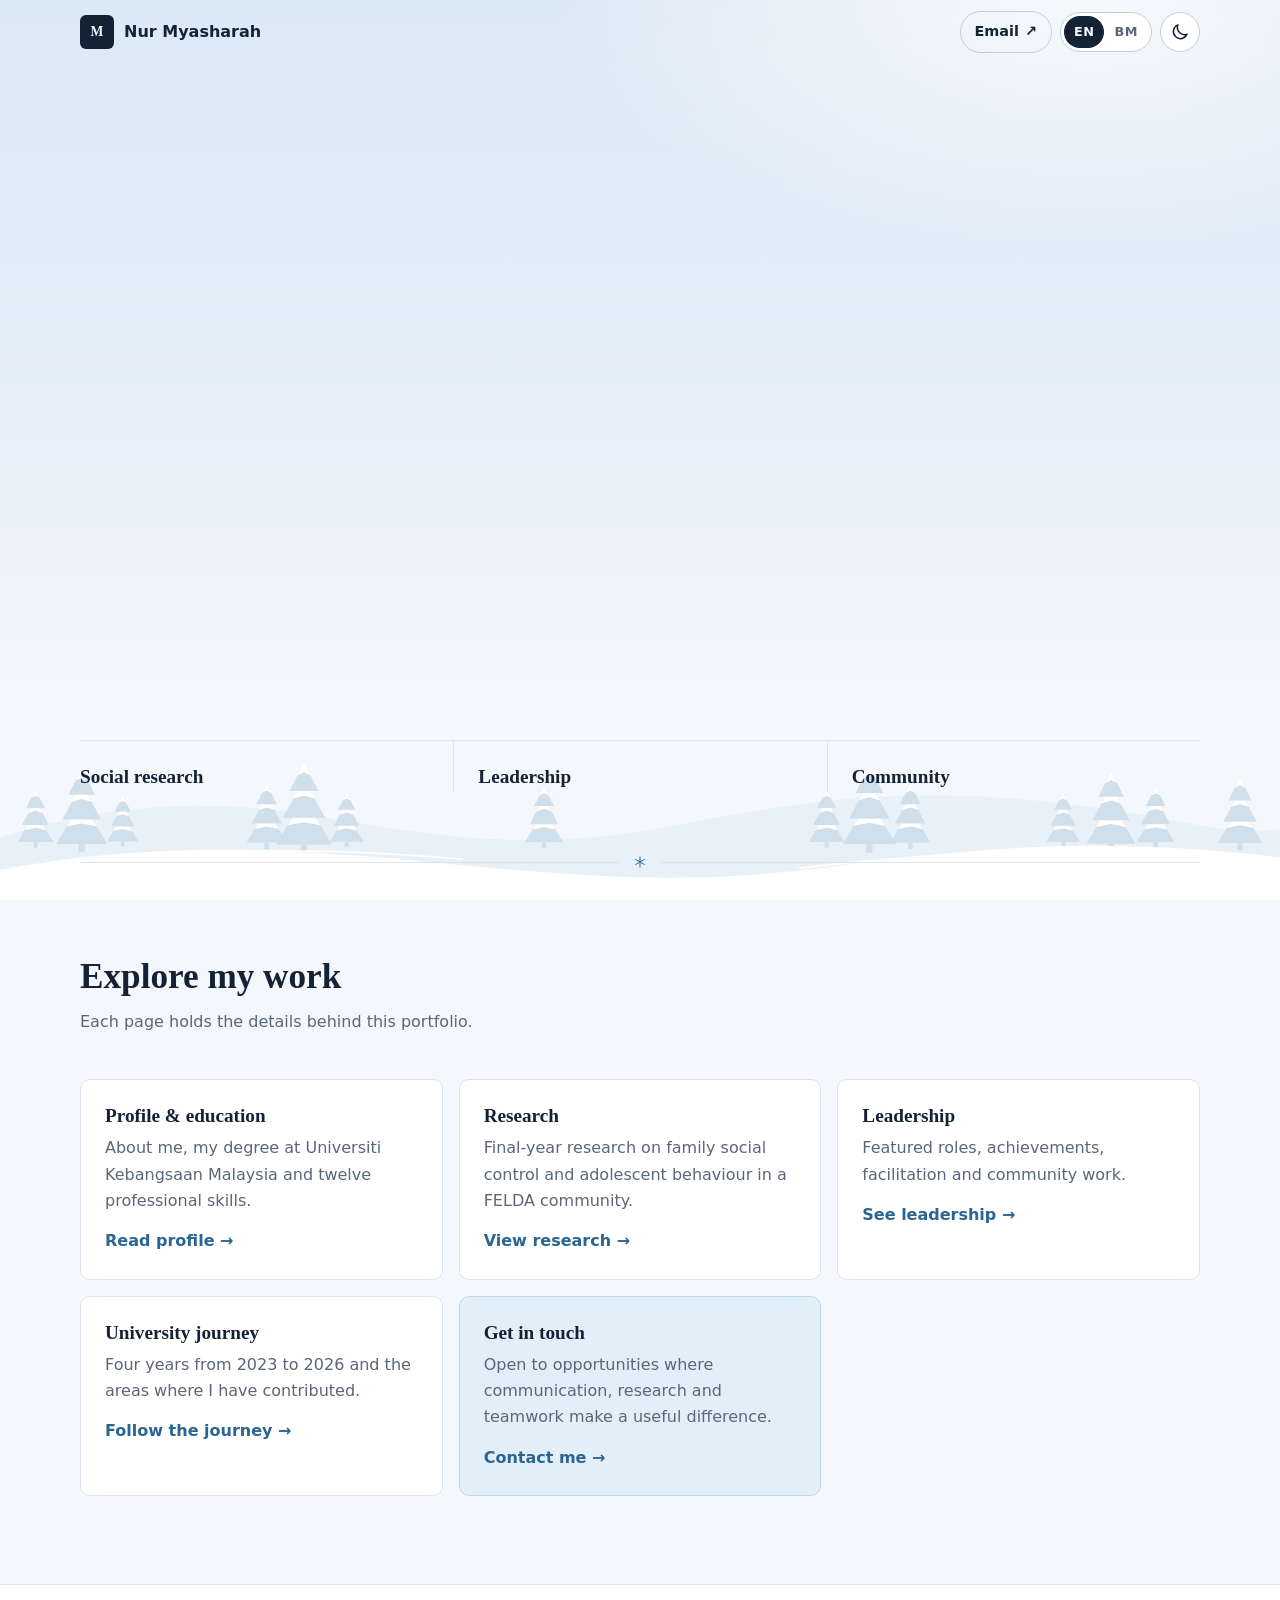
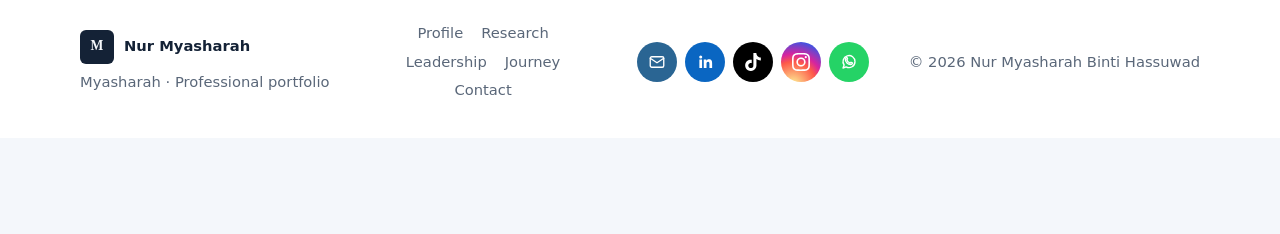
<file: index.html>
<!doctype html>
<html lang="en">
  <head>
    <meta charset="UTF-8" />
    <meta name="viewport" content="width=device-width, initial-scale=1.0" />
    <meta name="description" content="Nur Myasharah Binti Hassuwad’s professional portfolio — leadership, social research, community work and academic development at Universiti Kebangsaan Malaysia." />
    <meta name="theme-color" content="#f4f7fb" />
    <meta property="og:type" content="website" />
    <meta property="og:locale" content="en_MY" />
    <meta property="og:title" content="Nur Myasharah Binti Hassuwad — Professional Portfolio" />
    <meta property="og:description" content="Nur Myasharah Binti Hassuwad’s professional portfolio — leadership, social research, community work and academic development at Universiti Kebangsaan Malaysia." />
    <meta property="og:image" content="assets/profile-myasharah.jpg" />
    <link rel="icon" href="assets/favicon.svg" type="image/svg+xml" />
    <script src="boot.js?v=20261106-music"></script>
    <link rel="stylesheet" href="styles.css?v=20261106-music" />
    <title>Nur Myasharah Binti Hassuwad — Professional Portfolio</title>
  </head>
  <body class="home-page">
    <a class="skip-link" href="#main">Skip to content</a>
    <div class="page-progress" aria-hidden="true"><span data-page-progress></span></div>

    <div class="hello" data-hello aria-hidden="true">
      <p class="hello-word" data-hello-word>Hello</p>
      <button class="hello-skip" type="button" data-hello-skip tabindex="-1">Skip</button>
    </div>

    <div class="hub" data-hub role="dialog" aria-modal="true" aria-labelledby="hub-title" aria-describedby="hub-description" hidden>
      <div class="hub-controls">
          <div class="lang-switch" role="group" aria-label="Language">
            <button type="button" data-set-lang="en" aria-label="Show the site in English">EN</button>
            <button type="button" data-set-lang="ms" aria-label="Show the site in Bahasa Melayu">BM</button>
          </div>
          <button class="theme-toggle" type="button" data-theme-toggle aria-label="Switch to dark mode">
            <svg class="theme-icon theme-icon-moon" viewBox="0 0 24 24" aria-hidden="true"><path d="M20.5 14.5A8.5 8.5 0 0 1 9.5 3.5a8.5 8.5 0 1 0 11 11Z"/></svg>
            <svg class="theme-icon theme-icon-sun" viewBox="0 0 24 24" aria-hidden="true"><circle cx="12" cy="12" r="4.2"/><path d="M12 2.5v2.2M12 19.3v2.2M4.6 4.6l1.6 1.6M17.8 17.8l1.6 1.6M2.5 12h2.2M19.3 12h2.2M4.6 19.4l1.6-1.6M17.8 6.2l1.6-1.6"/></svg>
          </button>
      </div>
      <div class="hub-card">
        <img class="hub-avatar" src="assets/profile-myasharah-avatar.jpg" alt="" width="240" height="240" decoding="async" />
        <h2 class="hub-name" id="hub-title">Nur Myasharah</h2>
        <p class="hub-description" id="hub-description">Social research, leadership and community engagement. Let’s connect!</p>
        <ul class="hub-links">
          <li>
            <button class="hub-link hub-link-primary" type="button" data-hub-enter>
              <span class="hub-icon"><svg viewBox="0 0 24 24" aria-hidden="true"><circle cx="12" cy="12" r="9"/><path d="M3 12h18M12 3c2.5 2.6 3.8 5.6 3.8 9s-1.3 6.4-3.8 9c-2.5-2.6-3.8-5.6-3.8-9S9.5 5.6 12 3Z"/></svg></span>
              <span class="hub-text"><strong>My website</strong><small>Professional portfolio</small></span>
              <span class="hub-arrow" aria-hidden="true">→</span>
            </button>
          </li>
          <li>
            <a class="hub-link" href="mailto:myaawt6@gmail.com">
              <span class="hub-icon brand-email"><svg viewBox="0 0 24 24" aria-hidden="true"><rect x="3" y="5" width="18" height="14" rx="2"/><path d="m3 7 9 6 9-6"/></svg></span>
              <span class="hub-text"><strong>Email</strong><small>myaawt6@gmail.com</small></span>
              <span class="hub-arrow" aria-hidden="true">↗</span>
            </a>
          </li>
          <li>
            <a class="hub-link" href="https://www.linkedin.com/in/myasharahhasshuwad" target="_blank" rel="noopener me">
              <span class="hub-icon brand-linkedin"><svg class="brand-icon" viewBox="0 0 24 24" aria-hidden="true"><path d="M4.5 8.75h3.6V20H4.5zM6.3 3.25a2.05 2.05 0 1 1 0 4.1 2.05 2.05 0 0 1 0-4.1zM10.3 8.75h3.45v1.55h.05c.48-.9 1.66-1.85 3.4-1.85 3.65 0 4.3 2.4 4.3 5.5V20h-3.6v-5.4c0-1.3 0-2.95-1.8-2.95s-2.1 1.4-2.1 2.85V20h-3.6z"/></svg></span>
              <span class="hub-text"><strong>LinkedIn</strong><small>myasharahhasshuwad</small></span>
              <span class="hub-arrow" aria-hidden="true">↗</span>
            </a>
          </li>
          <li>
            <a class="hub-link" href="https://www.tiktok.com/@myasharah" target="_blank" rel="noopener me">
              <span class="hub-icon brand-tiktok"><svg class="brand-icon" viewBox="0 0 24 24" aria-hidden="true"><path d="M12.525.02c1.31-.02 2.61-.01 3.91-.02.08 1.53.63 3.09 1.75 4.17 1.12 1.11 2.7 1.62 4.24 1.79v4.03c-1.44-.05-2.89-.35-4.2-.97-.57-.26-1.1-.59-1.62-.93-.01 2.92.01 5.84-.02 8.75-.08 1.4-.54 2.79-1.35 3.94-1.31 1.92-3.58 3.17-5.91 3.21-1.43.08-2.86-.31-4.08-1.03-2.02-1.19-3.44-3.37-3.65-5.71-.02-.5-.03-1-.01-1.49.18-1.9 1.12-3.72 2.58-4.96 1.66-1.44 3.98-2.13 6.15-1.72.02 1.48-.04 2.96-.04 4.44-.99-.32-2.15-.23-3.02.37-.63.41-1.11 1.04-1.36 1.75-.21.51-.15 1.07-.14 1.61.24 1.64 1.82 3.02 3.5 2.87 1.12-.01 2.19-.66 2.77-1.61.19-.33.4-.67.41-1.06.1-1.79.06-3.57.07-5.36.01-4.03-.01-8.05.02-12.07z"/></svg></span>
              <span class="hub-text"><strong>TikTok</strong><small>@myasharah</small></span>
              <span class="hub-arrow" aria-hidden="true">↗</span>
            </a>
          </li>
          <li>
            <a class="hub-link" href="https://www.instagram.com/myabersaree/" target="_blank" rel="noopener me">
              <span class="hub-icon brand-instagram"><svg class="brand-icon" viewBox="0 0 24 24" aria-hidden="true"><path d="M7.0301.084c-1.2768.0602-2.1487.264-2.911.5634-.7888.3075-1.4575.72-2.1228 1.3877-.6652.6677-1.075 1.3368-1.3802 2.127-.2954.7638-.4956 1.6365-.552 2.914-.0564 1.2775-.0689 1.6882-.0626 4.947.0062 3.2586.0206 3.6671.0825 4.9473.061 1.2765.264 2.1482.5635 2.9107.308.7889.72 1.4573 1.388 2.1228.6679.6655 1.3365 1.0743 2.1285 1.38.7632.295 1.6361.4961 2.9134.552 1.2773.056 1.6884.069 4.9462.0627 3.2578-.0062 3.668-.0207 4.9478-.0814 1.28-.0607 2.147-.2652 2.9098-.5633.7889-.3086 1.4578-.72 2.1228-1.3881.665-.6682 1.0745-1.3378 1.3795-2.1284.2957-.7632.4966-1.636.552-2.9124.056-1.2809.0692-1.6898.063-4.948-.0063-3.2583-.021-3.6668-.0817-4.9465-.0607-1.2797-.264-2.1487-.5633-2.9117-.3084-.7889-.72-1.4568-1.3876-2.1228C21.2982 1.33 20.628.9208 19.8378.6165 19.074.321 18.2017.1197 16.9244.0645 15.6471.0093 15.236-.005 11.977.0014 8.718.0076 8.31.0215 7.0301.0839m.1402 21.6932c-1.17-.0509-1.8053-.2453-2.2287-.408-.5606-.216-.96-.4771-1.3819-.895-.422-.4178-.6811-.8186-.9-1.378-.1644-.4234-.3624-1.058-.4171-2.228-.0595-1.2645-.072-1.6442-.079-4.848-.007-3.2037.0053-3.583.0607-4.848.05-1.169.2456-1.805.408-2.2282.216-.5613.4762-.96.895-1.3816.4188-.4217.8184-.6814 1.3783-.9003.423-.1651 1.0575-.3614 2.227-.4171 1.2655-.06 1.6447-.072 4.848-.079 3.2033-.007 3.5835.005 4.8495.0608 1.169.0508 1.8053.2445 2.228.408.5608.216.96.4754 1.3816.895.4217.4194.6816.8176.9005 1.3787.1653.4217.3617 1.056.4169 2.2263.0602 1.2655.0739 1.645.0796 4.848.0058 3.203-.0055 3.5834-.061 4.848-.051 1.17-.245 1.8055-.408 2.2294-.216.5604-.4763.96-.8954 1.3814-.419.4215-.8181.6811-1.3783.9-.4224.1649-1.0577.3617-2.2262.4174-1.2656.0595-1.6448.072-4.8493.079-3.2045.007-3.5825-.006-4.848-.0608M16.953 5.5864A1.44 1.44 0 1 0 18.39 4.144a1.44 1.44 0 0 0-1.437 1.4424M5.8385 12.012c.0067 3.4032 2.7706 6.1557 6.173 6.1493 3.4026-.0065 6.157-2.7701 6.1506-6.1733-.0065-3.4032-2.771-6.1565-6.174-6.1498-3.403.0067-6.156 2.771-6.1496 6.1738M8 12.0077a4 4 0 1 1 4.008 3.9921A3.9996 3.9996 0 0 1 8 12.0077"/></svg></span>
              <span class="hub-text"><strong>Instagram</strong><small>@myabersaree</small></span>
              <span class="hub-arrow" aria-hidden="true">↗</span>
            </a>
          </li>
          <li>
            <a class="hub-link" href="https://wa.me/601121963810" target="_blank" rel="noopener me">
              <span class="hub-icon brand-whatsapp"><svg viewBox="0 0 24 24" aria-hidden="true"><path d="M20 11.5a8 8 0 0 1-11.8 7L4 20l1.5-4A8 8 0 1 1 20 11.5z"/><path d="M9 8.5c.5 2.5 2 4 4.5 5l1.2-1.1 1.8.8c.2.1.3.4.2.6-.4 1.1-1.3 1.7-2.5 1.7-3.8-.2-7-3.4-7.2-7.2 0-1.2.6-2.1 1.7-2.5.2-.1.5 0 .6.2l.8 1.8L9 8.5z"/></svg></span>
              <span class="hub-text"><strong>WhatsApp</strong><small>011 2196 3810</small></span>
              <span class="hub-arrow" aria-hidden="true">↗</span>
            </a>
          </li>
        </ul>
        <p class="hub-note">Thank you for visiting.</p>
      </div>
    </div>

    <header class="site-header">
      <div class="container nav-wrap">
        <a class="brand" href="./" aria-label="Return to the home page">
          <span class="brand-mark" aria-hidden="true">M</span>
          <span class="brand-name">Nur Myasharah</span>
        </a>
        <div class="header-tools" role="group" aria-label="Site settings">
          <a class="header-action" href="mailto:myaawt6@gmail.com">Email <span aria-hidden="true">↗</span></a>
          <div class="lang-switch" role="group" aria-label="Language">
            <button type="button" data-set-lang="en" aria-label="Show the site in English">EN</button>
            <button type="button" data-set-lang="ms" aria-label="Show the site in Bahasa Melayu">BM</button>
          </div>
          <button class="theme-toggle" type="button" data-theme-toggle aria-label="Switch to dark mode">
            <svg class="theme-icon theme-icon-moon" viewBox="0 0 24 24" aria-hidden="true"><path d="M20.5 14.5A8.5 8.5 0 0 1 9.5 3.5a8.5 8.5 0 1 0 11 11Z"/></svg>
            <svg class="theme-icon theme-icon-sun" viewBox="0 0 24 24" aria-hidden="true"><circle cx="12" cy="12" r="4.2"/><path d="M12 2.5v2.2M12 19.3v2.2M4.6 4.6l1.6 1.6M17.8 17.8l1.6 1.6M2.5 12h2.2M19.3 12h2.2M4.6 19.4l1.6-1.6M17.8 6.2l1.6-1.6"/></svg>
          </button>
        </div>
      </div>
    </header>

    <main id="main">
      <section class="home-intro">
        <div class="container home-intro-grid">
          <div class="home-intro-copy">
            <p class="eyebrow">Professional portfolio · 2026</p>
            <h1 class="home-name"><small>Nur</small> Myasharah <small>Binti Hassuwad</small></h1>
            <p class="home-role">Thoughtful professional / curious mind</p>
            <p class="home-lead">I turn complex challenges into clear, useful outcomes through thoughtful research, purposeful leadership and human-centred collaboration.</p>
            <div class="home-actions">
              <a class="button button-primary" href="penyelidikan.html">Explore my research</a>
              <a class="button button-secondary" href="kepimpinan.html">View selected work</a>
            </div>
            <p class="status-line">Available for meaningful opportunities</p>
          </div>
          <figure class="home-portrait">
            <img src="assets/profile-myasharah.jpg" alt="Professional portrait of Nur Myasharah Binti Hassuwad wearing a black hijab and navy blazer" width="880" height="1100" fetchpriority="high" decoding="async" />
          </figure>
        </div>
      </section>

      <section class="section home-facts" aria-labelledby="home-focus-title">
        <div class="container">
          <h2 class="sr-only" id="home-focus-title">Portfolio focus</h2>
          <ul class="focus-list">
            <li><strong>Social research</strong></li>
            <li><strong>Leadership</strong></li>
            <li><strong>Community</strong></li>
          </ul>
        </div>
      </section>

      <div class="snow-rule" aria-hidden="true"><svg viewBox="0 0 24 24"><path d="M12 2v20M3.3 7l17.4 10M3.3 17 20.7 7"/></svg></div>

      <section class="section" aria-labelledby="home-work-title">
        <div class="container">
          <div class="section-heading">
            <h2 id="home-work-title">Explore my work</h2>
            <p>Each page holds the details behind this portfolio.</p>
          </div>
          <div class="link-grid">
            <a class="link-card" href="profil.html">
              <h3>Profile &amp; education</h3>
              <p>About me, my degree at Universiti Kebangsaan Malaysia and twelve professional skills.</p>
              <span class="link-card-cta">Read profile <span aria-hidden="true">→</span></span>
            </a>
            <a class="link-card" href="penyelidikan.html">
              <h3>Research</h3>
              <p>Final-year research on family social control and adolescent behaviour in a FELDA community.</p>
              <span class="link-card-cta">View research <span aria-hidden="true">→</span></span>
            </a>
            <a class="link-card" href="kepimpinan.html">
              <h3>Leadership</h3>
              <p>Featured roles, achievements, facilitation and community work.</p>
              <span class="link-card-cta">See leadership <span aria-hidden="true">→</span></span>
            </a>
            <a class="link-card" href="perjalanan.html">
              <h3>University journey</h3>
              <p>Four years from 2023 to 2026 and the areas where I have contributed.</p>
              <span class="link-card-cta">Follow the journey <span aria-hidden="true">→</span></span>
            </a>
            <a class="link-card link-card-accent" href="hubungi.html">
              <h3>Get in touch</h3>
              <p>Open to opportunities where communication, research and teamwork make a useful difference.</p>
              <span class="link-card-cta">Contact me <span aria-hidden="true">→</span></span>
            </a>
          </div>
        </div>
      </section>
    </main>

    <nav class="dock" aria-label="Main navigation">
      <a class="dock-link" href="./" aria-current="page">
        <svg viewBox="0 0 24 24" aria-hidden="true"><path d="M3 10.5 12 3l9 7.5V20a1 1 0 0 1-1 1h-5v-6h-6v6H4a1 1 0 0 1-1-1v-9.5Z"/></svg>
        <span class="dock-label">Home</span>
      </a>
      <a class="dock-link" href="profil.html">
        <svg viewBox="0 0 24 24" aria-hidden="true"><circle cx="12" cy="8" r="4"/><path d="M4 21c0-4 3.6-7 8-7s8 3 8 7"/></svg>
        <span class="dock-label">Profile</span>
      </a>
      <a class="dock-link" href="penyelidikan.html">
        <svg viewBox="0 0 24 24" aria-hidden="true"><path d="M3 5.5C5 4.5 8.5 4 12 6c3.5-2 7-1.5 9-.5V19c-2-1-5.5-1.5-9 .5-3.5-2-7-1.5-9-.5V5.5Z"/><path d="M12 6v13.5"/></svg>
        <span class="dock-label">Research</span>
      </a>
      <a class="dock-link" href="kepimpinan.html">
        <svg viewBox="0 0 24 24" aria-hidden="true"><path d="m12 3 2.6 5.3 5.9.8-4.2 4.1 1 5.8-5.3-2.8L6.7 19l1-5.8-4.2-4.1 5.9-.8L12 3z"/></svg>
        <span class="dock-label">Leadership</span>
      </a>
      <a class="dock-link" href="perjalanan.html">
        <svg viewBox="0 0 24 24" aria-hidden="true"><path d="M5 19c0-3 2-4 5-4h4c3 0 5-1 5-4s-2-4-5-4H9"/><circle cx="6" cy="7" r="2"/><circle cx="18" cy="18" r="2"/></svg>
        <span class="dock-label">Journey</span>
      </a>
      <a class="dock-link" href="hubungi.html">
        <svg viewBox="0 0 24 24" aria-hidden="true"><rect x="3" y="5" width="18" height="14" rx="2"/><path d="m3 7 9 6 9-6"/></svg>
        <span class="dock-label">Contact</span>
      </a>
    </nav>

    <footer class="site-footer">
      <div class="container footer-grid">
        <div>
          <a class="brand footer-brand" href="./">
            <span class="brand-mark" aria-hidden="true">M</span>
            <span class="brand-name">Nur Myasharah</span>
          </a>
          <p>Myasharah · Professional portfolio</p>
        </div>
        <div class="footer-links">
          <a href="profil.html">Profile</a>
          <a href="penyelidikan.html">Research</a>
          <a href="kepimpinan.html">Leadership</a>
          <a href="perjalanan.html">Journey</a>
          <a href="hubungi.html">Contact</a>
        </div>
        <div class="footer-social" aria-label="Social media">
          <a class="brand-email" href="mailto:myaawt6@gmail.com" aria-label="Email: myaawt6@gmail.com">
            <svg viewBox="0 0 24 24" aria-hidden="true"><rect x="3" y="5" width="18" height="14" rx="2"/><path d="m3 7 9 6 9-6"/></svg>
          </a>
          <a class="brand-linkedin" href="https://www.linkedin.com/in/myasharahhasshuwad" target="_blank" rel="noopener me" aria-label="LinkedIn: myasharahhasshuwad">
            <svg class="brand-icon" viewBox="0 0 24 24" aria-hidden="true"><path d="M4.5 8.75h3.6V20H4.5zM6.3 3.25a2.05 2.05 0 1 1 0 4.1 2.05 2.05 0 0 1 0-4.1zM10.3 8.75h3.45v1.55h.05c.48-.9 1.66-1.85 3.4-1.85 3.65 0 4.3 2.4 4.3 5.5V20h-3.6v-5.4c0-1.3 0-2.95-1.8-2.95s-2.1 1.4-2.1 2.85V20h-3.6z"/></svg>
          </a>
          <a class="brand-tiktok" href="https://www.tiktok.com/@myasharah" target="_blank" rel="noopener me" aria-label="TikTok: @myasharah">
            <svg class="brand-icon" viewBox="0 0 24 24" aria-hidden="true"><path d="M12.525.02c1.31-.02 2.61-.01 3.91-.02.08 1.53.63 3.09 1.75 4.17 1.12 1.11 2.7 1.62 4.24 1.79v4.03c-1.44-.05-2.89-.35-4.2-.97-.57-.26-1.1-.59-1.62-.93-.01 2.92.01 5.84-.02 8.75-.08 1.4-.54 2.79-1.35 3.94-1.31 1.92-3.58 3.17-5.91 3.21-1.43.08-2.86-.31-4.08-1.03-2.02-1.19-3.44-3.37-3.65-5.71-.02-.5-.03-1-.01-1.49.18-1.9 1.12-3.72 2.58-4.96 1.66-1.44 3.98-2.13 6.15-1.72.02 1.48-.04 2.96-.04 4.44-.99-.32-2.15-.23-3.02.37-.63.41-1.11 1.04-1.36 1.75-.21.51-.15 1.07-.14 1.61.24 1.64 1.82 3.02 3.5 2.87 1.12-.01 2.19-.66 2.77-1.61.19-.33.4-.67.41-1.06.1-1.79.06-3.57.07-5.36.01-4.03-.01-8.05.02-12.07z"/></svg>
          </a>
          <a class="brand-instagram" href="https://www.instagram.com/myabersaree/" target="_blank" rel="noopener me" aria-label="Instagram: @myabersaree">
            <svg class="brand-icon" viewBox="0 0 24 24" aria-hidden="true"><path d="M7.0301.084c-1.2768.0602-2.1487.264-2.911.5634-.7888.3075-1.4575.72-2.1228 1.3877-.6652.6677-1.075 1.3368-1.3802 2.127-.2954.7638-.4956 1.6365-.552 2.914-.0564 1.2775-.0689 1.6882-.0626 4.947.0062 3.2586.0206 3.6671.0825 4.9473.061 1.2765.264 2.1482.5635 2.9107.308.7889.72 1.4573 1.388 2.1228.6679.6655 1.3365 1.0743 2.1285 1.38.7632.295 1.6361.4961 2.9134.552 1.2773.056 1.6884.069 4.9462.0627 3.2578-.0062 3.668-.0207 4.9478-.0814 1.28-.0607 2.147-.2652 2.9098-.5633.7889-.3086 1.4578-.72 2.1228-1.3881.665-.6682 1.0745-1.3378 1.3795-2.1284.2957-.7632.4966-1.636.552-2.9124.056-1.2809.0692-1.6898.063-4.948-.0063-3.2583-.021-3.6668-.0817-4.9465-.0607-1.2797-.264-2.1487-.5633-2.9117-.3084-.7889-.72-1.4568-1.3876-2.1228C21.2982 1.33 20.628.9208 19.8378.6165 19.074.321 18.2017.1197 16.9244.0645 15.6471.0093 15.236-.005 11.977.0014 8.718.0076 8.31.0215 7.0301.0839m.1402 21.6932c-1.17-.0509-1.8053-.2453-2.2287-.408-.5606-.216-.96-.4771-1.3819-.895-.422-.4178-.6811-.8186-.9-1.378-.1644-.4234-.3624-1.058-.4171-2.228-.0595-1.2645-.072-1.6442-.079-4.848-.007-3.2037.0053-3.583.0607-4.848.05-1.169.2456-1.805.408-2.2282.216-.5613.4762-.96.895-1.3816.4188-.4217.8184-.6814 1.3783-.9003.423-.1651 1.0575-.3614 2.227-.4171 1.2655-.06 1.6447-.072 4.848-.079 3.2033-.007 3.5835.005 4.8495.0608 1.169.0508 1.8053.2445 2.228.408.5608.216.96.4754 1.3816.895.4217.4194.6816.8176.9005 1.3787.1653.4217.3617 1.056.4169 2.2263.0602 1.2655.0739 1.645.0796 4.848.0058 3.203-.0055 3.5834-.061 4.848-.051 1.17-.245 1.8055-.408 2.2294-.216.5604-.4763.96-.8954 1.3814-.419.4215-.8181.6811-1.3783.9-.4224.1649-1.0577.3617-2.2262.4174-1.2656.0595-1.6448.072-4.8493.079-3.2045.007-3.5825-.006-4.848-.0608M16.953 5.5864A1.44 1.44 0 1 0 18.39 4.144a1.44 1.44 0 0 0-1.437 1.4424M5.8385 12.012c.0067 3.4032 2.7706 6.1557 6.173 6.1493 3.4026-.0065 6.157-2.7701 6.1506-6.1733-.0065-3.4032-2.771-6.1565-6.174-6.1498-3.403.0067-6.156 2.771-6.1496 6.1738M8 12.0077a4 4 0 1 1 4.008 3.9921A3.9996 3.9996 0 0 1 8 12.0077"/></svg>
          </a>
          <a class="brand-whatsapp" href="https://wa.me/601121963810" target="_blank" rel="noopener me" aria-label="WhatsApp: 011 2196 3810">
            <svg viewBox="0 0 24 24" aria-hidden="true"><path d="M20 11.5a8 8 0 0 1-11.8 7L4 20l1.5-4A8 8 0 1 1 20 11.5z"/><path d="M9 8.5c.5 2.5 2 4 4.5 5l1.2-1.1 1.8.8c.2.1.3.4.2.6-.4 1.1-1.3 1.7-2.5 1.7-3.8-.2-7-3.4-7.2-7.2 0-1.2.6-2.1 1.7-2.5.2-.1.5 0 .6.2l.8 1.8L9 8.5z"/></svg>
          </a>
        </div>
        <p class="copyright">© <span data-year>2026</span> Nur Myasharah Binti Hassuwad</p>
      </div>
    </footer>

    <script type="module" src="app.js?v=20261106-music"></script>
    <script type="module" src="winter-ambience.js?v=20261106-music"></script>
  </body>
</html>
</file>
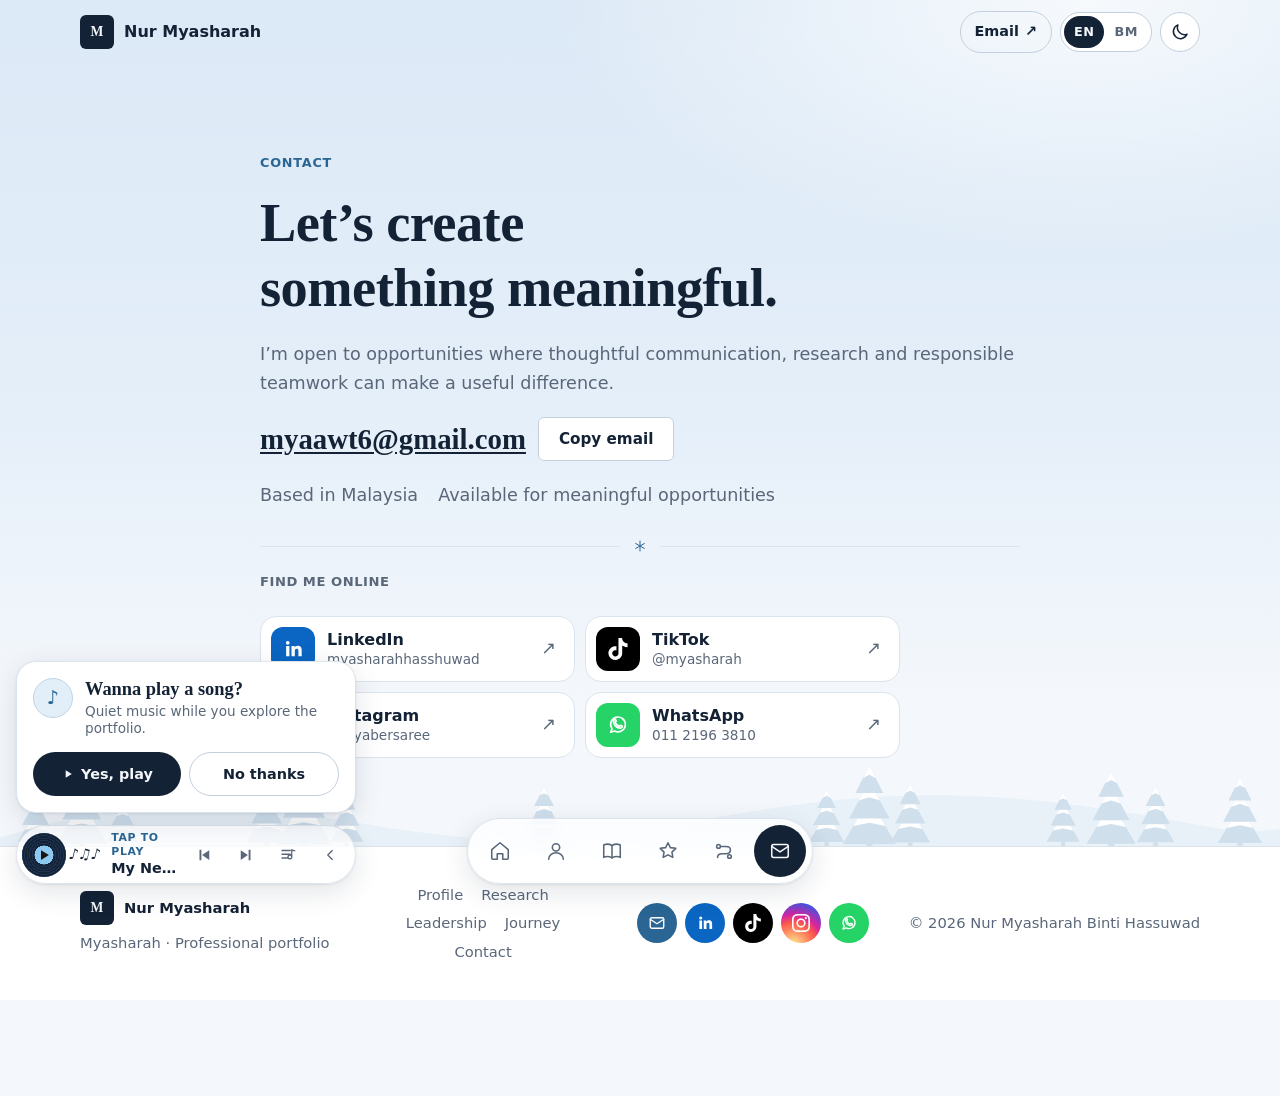
<file: hubungi.html>
<!doctype html>
<html lang="en">
  <head>
    <meta charset="UTF-8" />
    <meta name="viewport" content="width=device-width, initial-scale=1.0" />
    <meta name="description" content="Contact Nur Myasharah Binti Hassuwad by email, LinkedIn, TikTok, Instagram or WhatsApp." />
    <meta name="theme-color" content="#f4f7fb" />
    <meta property="og:type" content="website" />
    <meta property="og:locale" content="en_MY" />
    <meta property="og:title" content="Contact | Nur Myasharah" />
    <meta property="og:description" content="Contact Nur Myasharah Binti Hassuwad by email, LinkedIn, TikTok, Instagram or WhatsApp." />
    <meta property="og:image" content="assets/profile-myasharah.jpg" />
    <link rel="icon" href="assets/favicon.svg" type="image/svg+xml" />
    <script src="boot.js?v=20261106-music"></script>
    <link rel="stylesheet" href="styles.css?v=20261106-music" />
    <title>Contact | Nur Myasharah</title>
  </head>
  <body>
    <a class="skip-link" href="#main">Skip to content</a>
    <div class="page-progress" aria-hidden="true"><span data-page-progress></span></div>

    <header class="site-header">
      <div class="container nav-wrap">
        <a class="brand" href="./" aria-label="Return to the home page">
          <span class="brand-mark" aria-hidden="true">M</span>
          <span class="brand-name">Nur Myasharah</span>
        </a>
        <div class="header-tools" role="group" aria-label="Site settings">
          <a class="header-action" href="mailto:myaawt6@gmail.com">Email <span aria-hidden="true">↗</span></a>
          <div class="lang-switch" role="group" aria-label="Language">
            <button type="button" data-set-lang="en" aria-label="Show the site in English">EN</button>
            <button type="button" data-set-lang="ms" aria-label="Show the site in Bahasa Melayu">BM</button>
          </div>
          <button class="theme-toggle" type="button" data-theme-toggle aria-label="Switch to dark mode">
            <svg class="theme-icon theme-icon-moon" viewBox="0 0 24 24" aria-hidden="true"><path d="M20.5 14.5A8.5 8.5 0 0 1 9.5 3.5a8.5 8.5 0 1 0 11 11Z"/></svg>
            <svg class="theme-icon theme-icon-sun" viewBox="0 0 24 24" aria-hidden="true"><circle cx="12" cy="12" r="4.2"/><path d="M12 2.5v2.2M12 19.3v2.2M4.6 4.6l1.6 1.6M17.8 17.8l1.6 1.6M2.5 12h2.2M19.3 12h2.2M4.6 19.4l1.6-1.6M17.8 6.2l1.6-1.6"/></svg>
          </button>
        </div>
      </div>
    </header>

    <main id="main">
      <section class="section">
        <div class="container contact-panel">
          <p class="eyebrow">Contact</p>
          <h1>Let’s create something meaningful.</h1>
          <p>I’m open to opportunities where thoughtful communication, research and responsible teamwork can make a useful difference.</p>
          <div class="email-row">
            <a class="email-link" href="mailto:myaawt6@gmail.com" data-email-link>myaawt6@gmail.com</a>
            <button class="button button-secondary copy-email" type="button" data-copy-email="myaawt6@gmail.com"><span data-copy-label>Copy email</span></button>
          </div>
          <p class="sr-only" aria-live="polite" data-copy-status></p>
          <p class="contact-meta"><span>Based in Malaysia</span><span>Available for meaningful opportunities</span></p>
          <div class="snow-rule snow-rule-inline" aria-hidden="true"><svg viewBox="0 0 24 24"><path d="M12 2v20M3.3 7l17.4 10M3.3 17 20.7 7"/></svg></div>
          <h2 class="kicker">Find me online</h2>
          <ul class="social-links">
            <li>
            <a class="hub-link" href="https://www.linkedin.com/in/myasharahhasshuwad" target="_blank" rel="noopener me">
              <span class="hub-icon brand-linkedin"><svg class="brand-icon" viewBox="0 0 24 24" aria-hidden="true"><path d="M4.5 8.75h3.6V20H4.5zM6.3 3.25a2.05 2.05 0 1 1 0 4.1 2.05 2.05 0 0 1 0-4.1zM10.3 8.75h3.45v1.55h.05c.48-.9 1.66-1.85 3.4-1.85 3.65 0 4.3 2.4 4.3 5.5V20h-3.6v-5.4c0-1.3 0-2.95-1.8-2.95s-2.1 1.4-2.1 2.85V20h-3.6z"/></svg></span>
              <span class="hub-text"><strong>LinkedIn</strong><small>myasharahhasshuwad</small></span>
              <span class="hub-arrow" aria-hidden="true">↗</span>
            </a>
          </li>
            <li>
            <a class="hub-link" href="https://www.tiktok.com/@myasharah" target="_blank" rel="noopener me">
              <span class="hub-icon brand-tiktok"><svg class="brand-icon" viewBox="0 0 24 24" aria-hidden="true"><path d="M12.525.02c1.31-.02 2.61-.01 3.91-.02.08 1.53.63 3.09 1.75 4.17 1.12 1.11 2.7 1.62 4.24 1.79v4.03c-1.44-.05-2.89-.35-4.2-.97-.57-.26-1.1-.59-1.62-.93-.01 2.92.01 5.84-.02 8.75-.08 1.4-.54 2.79-1.35 3.94-1.31 1.92-3.58 3.17-5.91 3.21-1.43.08-2.86-.31-4.08-1.03-2.02-1.19-3.44-3.37-3.65-5.71-.02-.5-.03-1-.01-1.49.18-1.9 1.12-3.72 2.58-4.96 1.66-1.44 3.98-2.13 6.15-1.72.02 1.48-.04 2.96-.04 4.44-.99-.32-2.15-.23-3.02.37-.63.41-1.11 1.04-1.36 1.75-.21.51-.15 1.07-.14 1.61.24 1.64 1.82 3.02 3.5 2.87 1.12-.01 2.19-.66 2.77-1.61.19-.33.4-.67.41-1.06.1-1.79.06-3.57.07-5.36.01-4.03-.01-8.05.02-12.07z"/></svg></span>
              <span class="hub-text"><strong>TikTok</strong><small>@myasharah</small></span>
              <span class="hub-arrow" aria-hidden="true">↗</span>
            </a>
          </li>
            <li>
            <a class="hub-link" href="https://www.instagram.com/myabersaree/" target="_blank" rel="noopener me">
              <span class="hub-icon brand-instagram"><svg class="brand-icon" viewBox="0 0 24 24" aria-hidden="true"><path d="M7.0301.084c-1.2768.0602-2.1487.264-2.911.5634-.7888.3075-1.4575.72-2.1228 1.3877-.6652.6677-1.075 1.3368-1.3802 2.127-.2954.7638-.4956 1.6365-.552 2.914-.0564 1.2775-.0689 1.6882-.0626 4.947.0062 3.2586.0206 3.6671.0825 4.9473.061 1.2765.264 2.1482.5635 2.9107.308.7889.72 1.4573 1.388 2.1228.6679.6655 1.3365 1.0743 2.1285 1.38.7632.295 1.6361.4961 2.9134.552 1.2773.056 1.6884.069 4.9462.0627 3.2578-.0062 3.668-.0207 4.9478-.0814 1.28-.0607 2.147-.2652 2.9098-.5633.7889-.3086 1.4578-.72 2.1228-1.3881.665-.6682 1.0745-1.3378 1.3795-2.1284.2957-.7632.4966-1.636.552-2.9124.056-1.2809.0692-1.6898.063-4.948-.0063-3.2583-.021-3.6668-.0817-4.9465-.0607-1.2797-.264-2.1487-.5633-2.9117-.3084-.7889-.72-1.4568-1.3876-2.1228C21.2982 1.33 20.628.9208 19.8378.6165 19.074.321 18.2017.1197 16.9244.0645 15.6471.0093 15.236-.005 11.977.0014 8.718.0076 8.31.0215 7.0301.0839m.1402 21.6932c-1.17-.0509-1.8053-.2453-2.2287-.408-.5606-.216-.96-.4771-1.3819-.895-.422-.4178-.6811-.8186-.9-1.378-.1644-.4234-.3624-1.058-.4171-2.228-.0595-1.2645-.072-1.6442-.079-4.848-.007-3.2037.0053-3.583.0607-4.848.05-1.169.2456-1.805.408-2.2282.216-.5613.4762-.96.895-1.3816.4188-.4217.8184-.6814 1.3783-.9003.423-.1651 1.0575-.3614 2.227-.4171 1.2655-.06 1.6447-.072 4.848-.079 3.2033-.007 3.5835.005 4.8495.0608 1.169.0508 1.8053.2445 2.228.408.5608.216.96.4754 1.3816.895.4217.4194.6816.8176.9005 1.3787.1653.4217.3617 1.056.4169 2.2263.0602 1.2655.0739 1.645.0796 4.848.0058 3.203-.0055 3.5834-.061 4.848-.051 1.17-.245 1.8055-.408 2.2294-.216.5604-.4763.96-.8954 1.3814-.419.4215-.8181.6811-1.3783.9-.4224.1649-1.0577.3617-2.2262.4174-1.2656.0595-1.6448.072-4.8493.079-3.2045.007-3.5825-.006-4.848-.0608M16.953 5.5864A1.44 1.44 0 1 0 18.39 4.144a1.44 1.44 0 0 0-1.437 1.4424M5.8385 12.012c.0067 3.4032 2.7706 6.1557 6.173 6.1493 3.4026-.0065 6.157-2.7701 6.1506-6.1733-.0065-3.4032-2.771-6.1565-6.174-6.1498-3.403.0067-6.156 2.771-6.1496 6.1738M8 12.0077a4 4 0 1 1 4.008 3.9921A3.9996 3.9996 0 0 1 8 12.0077"/></svg></span>
              <span class="hub-text"><strong>Instagram</strong><small>@myabersaree</small></span>
              <span class="hub-arrow" aria-hidden="true">↗</span>
            </a>
          </li>
            <li>
            <a class="hub-link" href="https://wa.me/601121963810" target="_blank" rel="noopener me">
              <span class="hub-icon brand-whatsapp"><svg viewBox="0 0 24 24" aria-hidden="true"><path d="M20 11.5a8 8 0 0 1-11.8 7L4 20l1.5-4A8 8 0 1 1 20 11.5z"/><path d="M9 8.5c.5 2.5 2 4 4.5 5l1.2-1.1 1.8.8c.2.1.3.4.2.6-.4 1.1-1.3 1.7-2.5 1.7-3.8-.2-7-3.4-7.2-7.2 0-1.2.6-2.1 1.7-2.5.2-.1.5 0 .6.2l.8 1.8L9 8.5z"/></svg></span>
              <span class="hub-text"><strong>WhatsApp</strong><small>011 2196 3810</small></span>
              <span class="hub-arrow" aria-hidden="true">↗</span>
            </a>
          </li>
          </ul>
        </div>
      </section>
    </main>

    <nav class="dock" aria-label="Main navigation">
      <a class="dock-link" href="./">
        <svg viewBox="0 0 24 24" aria-hidden="true"><path d="M3 10.5 12 3l9 7.5V20a1 1 0 0 1-1 1h-5v-6h-6v6H4a1 1 0 0 1-1-1v-9.5Z"/></svg>
        <span class="dock-label">Home</span>
      </a>
      <a class="dock-link" href="profil.html">
        <svg viewBox="0 0 24 24" aria-hidden="true"><circle cx="12" cy="8" r="4"/><path d="M4 21c0-4 3.6-7 8-7s8 3 8 7"/></svg>
        <span class="dock-label">Profile</span>
      </a>
      <a class="dock-link" href="penyelidikan.html">
        <svg viewBox="0 0 24 24" aria-hidden="true"><path d="M3 5.5C5 4.5 8.5 4 12 6c3.5-2 7-1.5 9-.5V19c-2-1-5.5-1.5-9 .5-3.5-2-7-1.5-9-.5V5.5Z"/><path d="M12 6v13.5"/></svg>
        <span class="dock-label">Research</span>
      </a>
      <a class="dock-link" href="kepimpinan.html">
        <svg viewBox="0 0 24 24" aria-hidden="true"><path d="m12 3 2.6 5.3 5.9.8-4.2 4.1 1 5.8-5.3-2.8L6.7 19l1-5.8-4.2-4.1 5.9-.8L12 3z"/></svg>
        <span class="dock-label">Leadership</span>
      </a>
      <a class="dock-link" href="perjalanan.html">
        <svg viewBox="0 0 24 24" aria-hidden="true"><path d="M5 19c0-3 2-4 5-4h4c3 0 5-1 5-4s-2-4-5-4H9"/><circle cx="6" cy="7" r="2"/><circle cx="18" cy="18" r="2"/></svg>
        <span class="dock-label">Journey</span>
      </a>
      <a class="dock-link" href="hubungi.html" aria-current="page">
        <svg viewBox="0 0 24 24" aria-hidden="true"><rect x="3" y="5" width="18" height="14" rx="2"/><path d="m3 7 9 6 9-6"/></svg>
        <span class="dock-label">Contact</span>
      </a>
    </nav>

    <footer class="site-footer">
      <div class="container footer-grid">
        <div>
          <a class="brand footer-brand" href="./">
            <span class="brand-mark" aria-hidden="true">M</span>
            <span class="brand-name">Nur Myasharah</span>
          </a>
          <p>Myasharah · Professional portfolio</p>
        </div>
        <div class="footer-links">
          <a href="profil.html">Profile</a>
          <a href="penyelidikan.html">Research</a>
          <a href="kepimpinan.html">Leadership</a>
          <a href="perjalanan.html">Journey</a>
          <a href="hubungi.html">Contact</a>
        </div>
        <div class="footer-social" aria-label="Social media">
          <a class="brand-email" href="mailto:myaawt6@gmail.com" aria-label="Email: myaawt6@gmail.com">
            <svg viewBox="0 0 24 24" aria-hidden="true"><rect x="3" y="5" width="18" height="14" rx="2"/><path d="m3 7 9 6 9-6"/></svg>
          </a>
          <a class="brand-linkedin" href="https://www.linkedin.com/in/myasharahhasshuwad" target="_blank" rel="noopener me" aria-label="LinkedIn: myasharahhasshuwad">
            <svg class="brand-icon" viewBox="0 0 24 24" aria-hidden="true"><path d="M4.5 8.75h3.6V20H4.5zM6.3 3.25a2.05 2.05 0 1 1 0 4.1 2.05 2.05 0 0 1 0-4.1zM10.3 8.75h3.45v1.55h.05c.48-.9 1.66-1.85 3.4-1.85 3.65 0 4.3 2.4 4.3 5.5V20h-3.6v-5.4c0-1.3 0-2.95-1.8-2.95s-2.1 1.4-2.1 2.85V20h-3.6z"/></svg>
          </a>
          <a class="brand-tiktok" href="https://www.tiktok.com/@myasharah" target="_blank" rel="noopener me" aria-label="TikTok: @myasharah">
            <svg class="brand-icon" viewBox="0 0 24 24" aria-hidden="true"><path d="M12.525.02c1.31-.02 2.61-.01 3.91-.02.08 1.53.63 3.09 1.75 4.17 1.12 1.11 2.7 1.62 4.24 1.79v4.03c-1.44-.05-2.89-.35-4.2-.97-.57-.26-1.1-.59-1.62-.93-.01 2.92.01 5.84-.02 8.75-.08 1.4-.54 2.79-1.35 3.94-1.31 1.92-3.58 3.17-5.91 3.21-1.43.08-2.86-.31-4.08-1.03-2.02-1.19-3.44-3.37-3.65-5.71-.02-.5-.03-1-.01-1.49.18-1.9 1.12-3.72 2.58-4.96 1.66-1.44 3.98-2.13 6.15-1.72.02 1.48-.04 2.96-.04 4.44-.99-.32-2.15-.23-3.02.37-.63.41-1.11 1.04-1.36 1.75-.21.51-.15 1.07-.14 1.61.24 1.64 1.82 3.02 3.5 2.87 1.12-.01 2.19-.66 2.77-1.61.19-.33.4-.67.41-1.06.1-1.79.06-3.57.07-5.36.01-4.03-.01-8.05.02-12.07z"/></svg>
          </a>
          <a class="brand-instagram" href="https://www.instagram.com/myabersaree/" target="_blank" rel="noopener me" aria-label="Instagram: @myabersaree">
            <svg class="brand-icon" viewBox="0 0 24 24" aria-hidden="true"><path d="M7.0301.084c-1.2768.0602-2.1487.264-2.911.5634-.7888.3075-1.4575.72-2.1228 1.3877-.6652.6677-1.075 1.3368-1.3802 2.127-.2954.7638-.4956 1.6365-.552 2.914-.0564 1.2775-.0689 1.6882-.0626 4.947.0062 3.2586.0206 3.6671.0825 4.9473.061 1.2765.264 2.1482.5635 2.9107.308.7889.72 1.4573 1.388 2.1228.6679.6655 1.3365 1.0743 2.1285 1.38.7632.295 1.6361.4961 2.9134.552 1.2773.056 1.6884.069 4.9462.0627 3.2578-.0062 3.668-.0207 4.9478-.0814 1.28-.0607 2.147-.2652 2.9098-.5633.7889-.3086 1.4578-.72 2.1228-1.3881.665-.6682 1.0745-1.3378 1.3795-2.1284.2957-.7632.4966-1.636.552-2.9124.056-1.2809.0692-1.6898.063-4.948-.0063-3.2583-.021-3.6668-.0817-4.9465-.0607-1.2797-.264-2.1487-.5633-2.9117-.3084-.7889-.72-1.4568-1.3876-2.1228C21.2982 1.33 20.628.9208 19.8378.6165 19.074.321 18.2017.1197 16.9244.0645 15.6471.0093 15.236-.005 11.977.0014 8.718.0076 8.31.0215 7.0301.0839m.1402 21.6932c-1.17-.0509-1.8053-.2453-2.2287-.408-.5606-.216-.96-.4771-1.3819-.895-.422-.4178-.6811-.8186-.9-1.378-.1644-.4234-.3624-1.058-.4171-2.228-.0595-1.2645-.072-1.6442-.079-4.848-.007-3.2037.0053-3.583.0607-4.848.05-1.169.2456-1.805.408-2.2282.216-.5613.4762-.96.895-1.3816.4188-.4217.8184-.6814 1.3783-.9003.423-.1651 1.0575-.3614 2.227-.4171 1.2655-.06 1.6447-.072 4.848-.079 3.2033-.007 3.5835.005 4.8495.0608 1.169.0508 1.8053.2445 2.228.408.5608.216.96.4754 1.3816.895.4217.4194.6816.8176.9005 1.3787.1653.4217.3617 1.056.4169 2.2263.0602 1.2655.0739 1.645.0796 4.848.0058 3.203-.0055 3.5834-.061 4.848-.051 1.17-.245 1.8055-.408 2.2294-.216.5604-.4763.96-.8954 1.3814-.419.4215-.8181.6811-1.3783.9-.4224.1649-1.0577.3617-2.2262.4174-1.2656.0595-1.6448.072-4.8493.079-3.2045.007-3.5825-.006-4.848-.0608M16.953 5.5864A1.44 1.44 0 1 0 18.39 4.144a1.44 1.44 0 0 0-1.437 1.4424M5.8385 12.012c.0067 3.4032 2.7706 6.1557 6.173 6.1493 3.4026-.0065 6.157-2.7701 6.1506-6.1733-.0065-3.4032-2.771-6.1565-6.174-6.1498-3.403.0067-6.156 2.771-6.1496 6.1738M8 12.0077a4 4 0 1 1 4.008 3.9921A3.9996 3.9996 0 0 1 8 12.0077"/></svg>
          </a>
          <a class="brand-whatsapp" href="https://wa.me/601121963810" target="_blank" rel="noopener me" aria-label="WhatsApp: 011 2196 3810">
            <svg viewBox="0 0 24 24" aria-hidden="true"><path d="M20 11.5a8 8 0 0 1-11.8 7L4 20l1.5-4A8 8 0 1 1 20 11.5z"/><path d="M9 8.5c.5 2.5 2 4 4.5 5l1.2-1.1 1.8.8c.2.1.3.4.2.6-.4 1.1-1.3 1.7-2.5 1.7-3.8-.2-7-3.4-7.2-7.2 0-1.2.6-2.1 1.7-2.5.2-.1.5 0 .6.2l.8 1.8L9 8.5z"/></svg>
          </a>
        </div>
        <p class="copyright">© <span data-year>2026</span> Nur Myasharah Binti Hassuwad</p>
      </div>
    </footer>

    <script type="module" src="app.js?v=20261106-music"></script>
    <script type="module" src="winter-ambience.js?v=20261106-music"></script>
  </body>
</html>
</file>
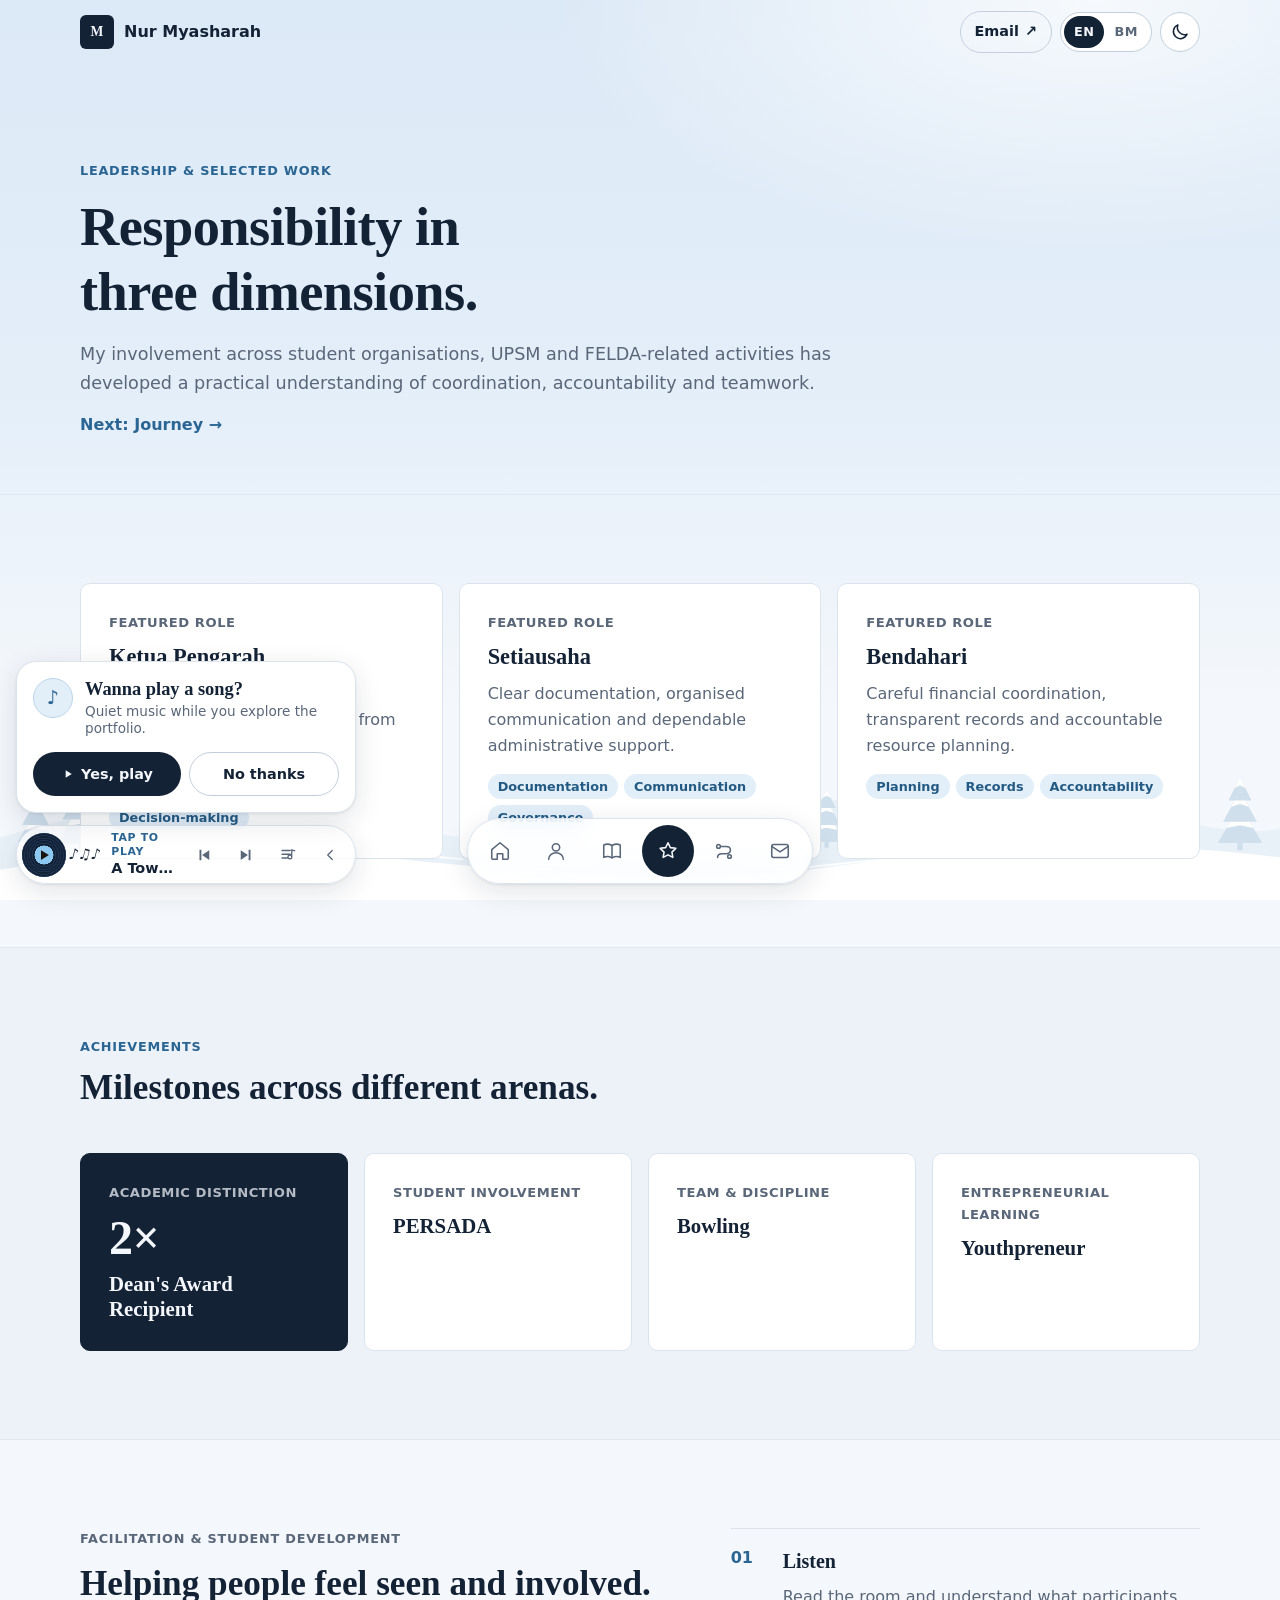
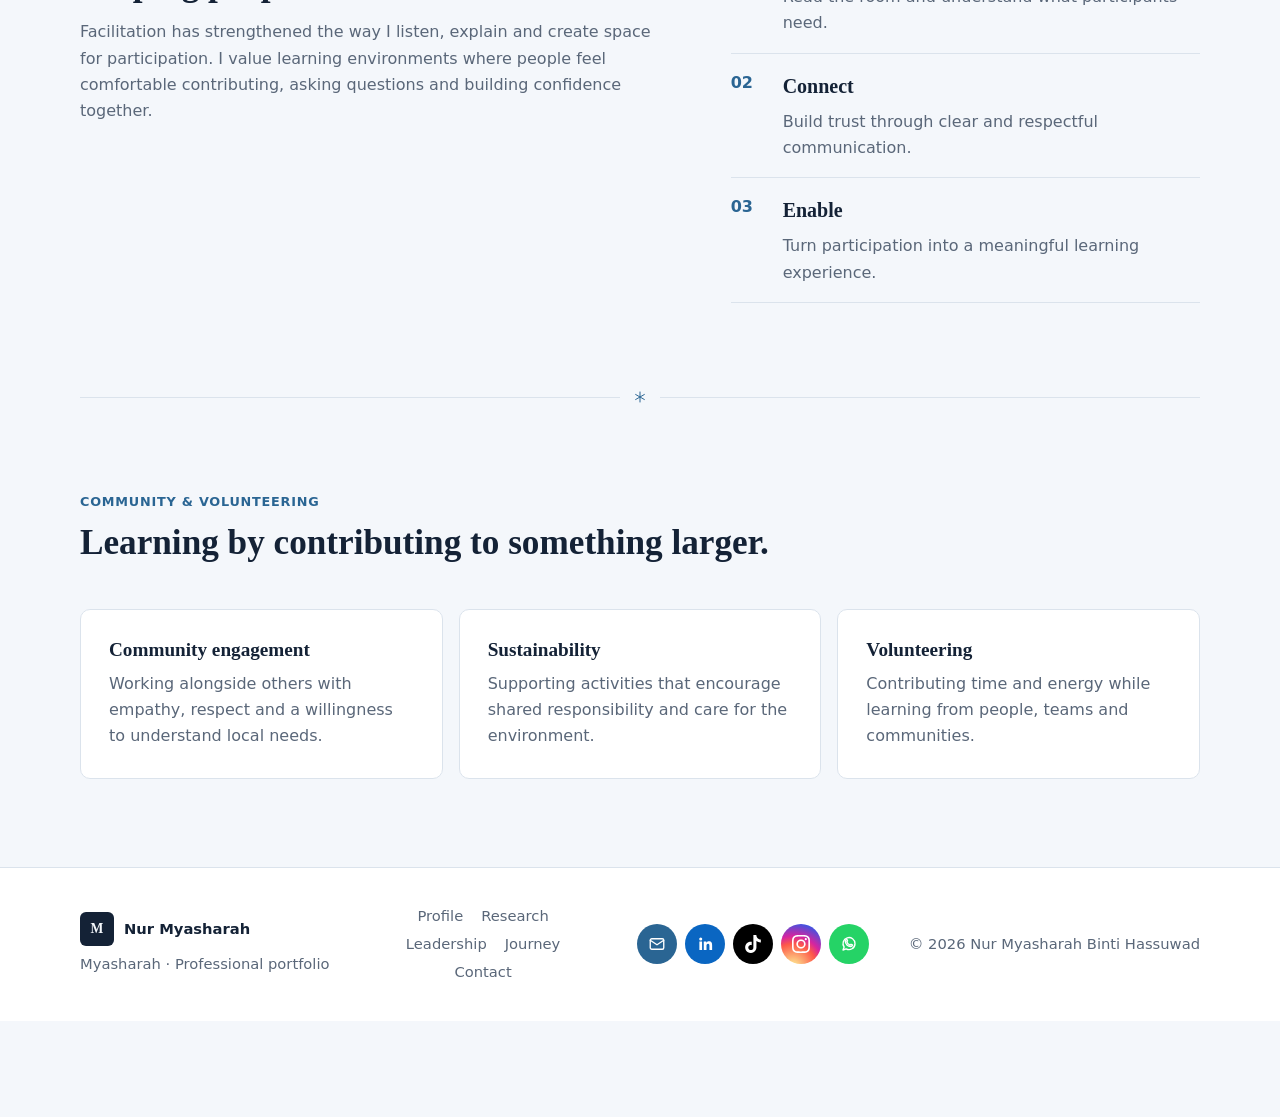
<file: kepimpinan.html>
<!doctype html>
<html lang="en">
  <head>
    <meta charset="UTF-8" />
    <meta name="viewport" content="width=device-width, initial-scale=1.0" />
    <meta name="description" content="Leadership roles, achievements, facilitation and community work by Nur Myasharah Binti Hassuwad." />
    <meta name="theme-color" content="#f4f7fb" />
    <meta property="og:type" content="website" />
    <meta property="og:locale" content="en_MY" />
    <meta property="og:title" content="Leadership | Nur Myasharah" />
    <meta property="og:description" content="Leadership roles, achievements, facilitation and community work by Nur Myasharah Binti Hassuwad." />
    <meta property="og:image" content="assets/profile-myasharah.jpg" />
    <link rel="icon" href="assets/favicon.svg" type="image/svg+xml" />
    <script src="boot.js?v=20261106-music"></script>
    <link rel="stylesheet" href="styles.css?v=20261106-music" />
    <title>Leadership | Nur Myasharah</title>
  </head>
  <body>
    <a class="skip-link" href="#main">Skip to content</a>
    <div class="page-progress" aria-hidden="true"><span data-page-progress></span></div>

    <header class="site-header">
      <div class="container nav-wrap">
        <a class="brand" href="./" aria-label="Return to the home page">
          <span class="brand-mark" aria-hidden="true">M</span>
          <span class="brand-name">Nur Myasharah</span>
        </a>
        <div class="header-tools" role="group" aria-label="Site settings">
          <a class="header-action" href="mailto:myaawt6@gmail.com">Email <span aria-hidden="true">↗</span></a>
          <div class="lang-switch" role="group" aria-label="Language">
            <button type="button" data-set-lang="en" aria-label="Show the site in English">EN</button>
            <button type="button" data-set-lang="ms" aria-label="Show the site in Bahasa Melayu">BM</button>
          </div>
          <button class="theme-toggle" type="button" data-theme-toggle aria-label="Switch to dark mode">
            <svg class="theme-icon theme-icon-moon" viewBox="0 0 24 24" aria-hidden="true"><path d="M20.5 14.5A8.5 8.5 0 0 1 9.5 3.5a8.5 8.5 0 1 0 11 11Z"/></svg>
            <svg class="theme-icon theme-icon-sun" viewBox="0 0 24 24" aria-hidden="true"><circle cx="12" cy="12" r="4.2"/><path d="M12 2.5v2.2M12 19.3v2.2M4.6 4.6l1.6 1.6M17.8 17.8l1.6 1.6M2.5 12h2.2M19.3 12h2.2M4.6 19.4l1.6-1.6M17.8 6.2l1.6-1.6"/></svg>
          </button>
        </div>
      </div>
    </header>

    <main id="main">
      <section class="page-hero">
        <div class="container page-hero-content">
          <p class="eyebrow">Leadership &amp; selected work</p>
          <h1>Responsibility in three dimensions.</h1>
          <p>My involvement across student organisations, UPSM and FELDA-related activities has developed a practical understanding of coordination, accountability and teamwork.</p>
          <a class="page-hero-link" href="perjalanan.html">Next: Journey <span aria-hidden="true">→</span></a>
        </div>
      </section>

      <section class="section" aria-labelledby="roles-title">
        <div class="container">
          <h2 class="sr-only" id="roles-title">Featured roles</h2>
          <div class="card-grid">
            <article class="card role-card">
              <p class="kicker">Featured role</p><h3 lang="ms">Ketua Pengarah</h3>
              <p>Programme direction, team alignment and steady delivery from planning through execution.</p>
              <ul class="tag-list"><li>Direction</li><li>Coordination</li><li>Decision-making</li></ul>
            </article>
            <article class="card role-card">
              <p class="kicker">Featured role</p><h3 lang="ms">Setiausaha</h3>
              <p>Clear documentation, organised communication and dependable administrative support.</p>
              <ul class="tag-list"><li>Documentation</li><li>Communication</li><li>Governance</li></ul>
            </article>
            <article class="card role-card">
              <p class="kicker">Featured role</p><h3 lang="ms">Bendahari</h3>
              <p>Careful financial coordination, transparent records and accountable resource planning.</p>
              <ul class="tag-list"><li>Planning</li><li>Records</li><li>Accountability</li></ul>
            </article>
          </div>
        </div>
      </section>

      <section class="section section-soft" aria-labelledby="achievements-title">
        <div class="container">
          <div class="section-heading">
            <p class="section-number">Achievements</p>
            <h2 id="achievements-title">Milestones across different arenas.</h2>
          </div>
          <div class="card-grid cols-4">
            <article class="card achievement-card is-feature"><p class="kicker">Academic distinction</p><strong class="stat-value">2×</strong><h3>Dean's Award Recipient</h3></article>
            <article class="card achievement-card"><p class="kicker">Student involvement</p><h3>PERSADA</h3></article>
            <article class="card achievement-card"><p class="kicker">Team &amp; discipline</p><h3>Bowling</h3></article>
            <article class="card achievement-card"><p class="kicker">Entrepreneurial learning</p><h3>Youthpreneur</h3></article>
          </div>
        </div>
      </section>

      <section class="section" aria-labelledby="development-title">
        <div class="container about-layout">
          <div class="prose">
            <p class="section-number">Facilitation &amp; student development</p>
            <h2 id="development-title">Helping people feel seen and involved.</h2>
            <p>Facilitation has strengthened the way I listen, explain and create space for participation. I value learning environments where people feel comfortable contributing, asking questions and building confidence together.</p>
          </div>
          <ol class="steps steps-stack" aria-label="Facilitation approach">
            <li><strong>Listen</strong><p>Read the room and understand what participants need.</p></li>
            <li><strong>Connect</strong><p>Build trust through clear and respectful communication.</p></li>
            <li><strong>Enable</strong><p>Turn participation into a meaningful learning experience.</p></li>
          </ol>
        </div>
      </section>

      <div class="snow-rule" aria-hidden="true"><svg viewBox="0 0 24 24"><path d="M12 2v20M3.3 7l17.4 10M3.3 17 20.7 7"/></svg></div>

      <section class="section" aria-labelledby="community-title">
        <div class="container">
          <div class="section-heading">
            <p class="section-number">Community &amp; volunteering</p>
            <h2 id="community-title">Learning by contributing to something larger.</h2>
          </div>
          <div class="card-grid">
            <article class="card"><h3>Community engagement</h3><p>Working alongside others with empathy, respect and a willingness to understand local needs.</p></article>
            <article class="card"><h3>Sustainability</h3><p>Supporting activities that encourage shared responsibility and care for the environment.</p></article>
            <article class="card"><h3>Volunteering</h3><p>Contributing time and energy while learning from people, teams and communities.</p></article>
          </div>
        </div>
      </section>
    </main>

    <nav class="dock" aria-label="Main navigation">
      <a class="dock-link" href="./">
        <svg viewBox="0 0 24 24" aria-hidden="true"><path d="M3 10.5 12 3l9 7.5V20a1 1 0 0 1-1 1h-5v-6h-6v6H4a1 1 0 0 1-1-1v-9.5Z"/></svg>
        <span class="dock-label">Home</span>
      </a>
      <a class="dock-link" href="profil.html">
        <svg viewBox="0 0 24 24" aria-hidden="true"><circle cx="12" cy="8" r="4"/><path d="M4 21c0-4 3.6-7 8-7s8 3 8 7"/></svg>
        <span class="dock-label">Profile</span>
      </a>
      <a class="dock-link" href="penyelidikan.html">
        <svg viewBox="0 0 24 24" aria-hidden="true"><path d="M3 5.5C5 4.5 8.5 4 12 6c3.5-2 7-1.5 9-.5V19c-2-1-5.5-1.5-9 .5-3.5-2-7-1.5-9-.5V5.5Z"/><path d="M12 6v13.5"/></svg>
        <span class="dock-label">Research</span>
      </a>
      <a class="dock-link" href="kepimpinan.html" aria-current="page">
        <svg viewBox="0 0 24 24" aria-hidden="true"><path d="m12 3 2.6 5.3 5.9.8-4.2 4.1 1 5.8-5.3-2.8L6.7 19l1-5.8-4.2-4.1 5.9-.8L12 3z"/></svg>
        <span class="dock-label">Leadership</span>
      </a>
      <a class="dock-link" href="perjalanan.html">
        <svg viewBox="0 0 24 24" aria-hidden="true"><path d="M5 19c0-3 2-4 5-4h4c3 0 5-1 5-4s-2-4-5-4H9"/><circle cx="6" cy="7" r="2"/><circle cx="18" cy="18" r="2"/></svg>
        <span class="dock-label">Journey</span>
      </a>
      <a class="dock-link" href="hubungi.html">
        <svg viewBox="0 0 24 24" aria-hidden="true"><rect x="3" y="5" width="18" height="14" rx="2"/><path d="m3 7 9 6 9-6"/></svg>
        <span class="dock-label">Contact</span>
      </a>
    </nav>

    <footer class="site-footer">
      <div class="container footer-grid">
        <div>
          <a class="brand footer-brand" href="./">
            <span class="brand-mark" aria-hidden="true">M</span>
            <span class="brand-name">Nur Myasharah</span>
          </a>
          <p>Myasharah · Professional portfolio</p>
        </div>
        <div class="footer-links">
          <a href="profil.html">Profile</a>
          <a href="penyelidikan.html">Research</a>
          <a href="kepimpinan.html">Leadership</a>
          <a href="perjalanan.html">Journey</a>
          <a href="hubungi.html">Contact</a>
        </div>
        <div class="footer-social" aria-label="Social media">
          <a class="brand-email" href="mailto:myaawt6@gmail.com" aria-label="Email: myaawt6@gmail.com">
            <svg viewBox="0 0 24 24" aria-hidden="true"><rect x="3" y="5" width="18" height="14" rx="2"/><path d="m3 7 9 6 9-6"/></svg>
          </a>
          <a class="brand-linkedin" href="https://www.linkedin.com/in/myasharahhasshuwad" target="_blank" rel="noopener me" aria-label="LinkedIn: myasharahhasshuwad">
            <svg class="brand-icon" viewBox="0 0 24 24" aria-hidden="true"><path d="M4.5 8.75h3.6V20H4.5zM6.3 3.25a2.05 2.05 0 1 1 0 4.1 2.05 2.05 0 0 1 0-4.1zM10.3 8.75h3.45v1.55h.05c.48-.9 1.66-1.85 3.4-1.85 3.65 0 4.3 2.4 4.3 5.5V20h-3.6v-5.4c0-1.3 0-2.95-1.8-2.95s-2.1 1.4-2.1 2.85V20h-3.6z"/></svg>
          </a>
          <a class="brand-tiktok" href="https://www.tiktok.com/@myasharah" target="_blank" rel="noopener me" aria-label="TikTok: @myasharah">
            <svg class="brand-icon" viewBox="0 0 24 24" aria-hidden="true"><path d="M12.525.02c1.31-.02 2.61-.01 3.91-.02.08 1.53.63 3.09 1.75 4.17 1.12 1.11 2.7 1.62 4.24 1.79v4.03c-1.44-.05-2.89-.35-4.2-.97-.57-.26-1.1-.59-1.62-.93-.01 2.92.01 5.84-.02 8.75-.08 1.4-.54 2.79-1.35 3.94-1.31 1.92-3.58 3.17-5.91 3.21-1.43.08-2.86-.31-4.08-1.03-2.02-1.19-3.44-3.37-3.65-5.71-.02-.5-.03-1-.01-1.49.18-1.9 1.12-3.72 2.58-4.96 1.66-1.44 3.98-2.13 6.15-1.72.02 1.48-.04 2.96-.04 4.44-.99-.32-2.15-.23-3.02.37-.63.41-1.11 1.04-1.36 1.75-.21.51-.15 1.07-.14 1.61.24 1.64 1.82 3.02 3.5 2.87 1.12-.01 2.19-.66 2.77-1.61.19-.33.4-.67.41-1.06.1-1.79.06-3.57.07-5.36.01-4.03-.01-8.05.02-12.07z"/></svg>
          </a>
          <a class="brand-instagram" href="https://www.instagram.com/myabersaree/" target="_blank" rel="noopener me" aria-label="Instagram: @myabersaree">
            <svg class="brand-icon" viewBox="0 0 24 24" aria-hidden="true"><path d="M7.0301.084c-1.2768.0602-2.1487.264-2.911.5634-.7888.3075-1.4575.72-2.1228 1.3877-.6652.6677-1.075 1.3368-1.3802 2.127-.2954.7638-.4956 1.6365-.552 2.914-.0564 1.2775-.0689 1.6882-.0626 4.947.0062 3.2586.0206 3.6671.0825 4.9473.061 1.2765.264 2.1482.5635 2.9107.308.7889.72 1.4573 1.388 2.1228.6679.6655 1.3365 1.0743 2.1285 1.38.7632.295 1.6361.4961 2.9134.552 1.2773.056 1.6884.069 4.9462.0627 3.2578-.0062 3.668-.0207 4.9478-.0814 1.28-.0607 2.147-.2652 2.9098-.5633.7889-.3086 1.4578-.72 2.1228-1.3881.665-.6682 1.0745-1.3378 1.3795-2.1284.2957-.7632.4966-1.636.552-2.9124.056-1.2809.0692-1.6898.063-4.948-.0063-3.2583-.021-3.6668-.0817-4.9465-.0607-1.2797-.264-2.1487-.5633-2.9117-.3084-.7889-.72-1.4568-1.3876-2.1228C21.2982 1.33 20.628.9208 19.8378.6165 19.074.321 18.2017.1197 16.9244.0645 15.6471.0093 15.236-.005 11.977.0014 8.718.0076 8.31.0215 7.0301.0839m.1402 21.6932c-1.17-.0509-1.8053-.2453-2.2287-.408-.5606-.216-.96-.4771-1.3819-.895-.422-.4178-.6811-.8186-.9-1.378-.1644-.4234-.3624-1.058-.4171-2.228-.0595-1.2645-.072-1.6442-.079-4.848-.007-3.2037.0053-3.583.0607-4.848.05-1.169.2456-1.805.408-2.2282.216-.5613.4762-.96.895-1.3816.4188-.4217.8184-.6814 1.3783-.9003.423-.1651 1.0575-.3614 2.227-.4171 1.2655-.06 1.6447-.072 4.848-.079 3.2033-.007 3.5835.005 4.8495.0608 1.169.0508 1.8053.2445 2.228.408.5608.216.96.4754 1.3816.895.4217.4194.6816.8176.9005 1.3787.1653.4217.3617 1.056.4169 2.2263.0602 1.2655.0739 1.645.0796 4.848.0058 3.203-.0055 3.5834-.061 4.848-.051 1.17-.245 1.8055-.408 2.2294-.216.5604-.4763.96-.8954 1.3814-.419.4215-.8181.6811-1.3783.9-.4224.1649-1.0577.3617-2.2262.4174-1.2656.0595-1.6448.072-4.8493.079-3.2045.007-3.5825-.006-4.848-.0608M16.953 5.5864A1.44 1.44 0 1 0 18.39 4.144a1.44 1.44 0 0 0-1.437 1.4424M5.8385 12.012c.0067 3.4032 2.7706 6.1557 6.173 6.1493 3.4026-.0065 6.157-2.7701 6.1506-6.1733-.0065-3.4032-2.771-6.1565-6.174-6.1498-3.403.0067-6.156 2.771-6.1496 6.1738M8 12.0077a4 4 0 1 1 4.008 3.9921A3.9996 3.9996 0 0 1 8 12.0077"/></svg>
          </a>
          <a class="brand-whatsapp" href="https://wa.me/601121963810" target="_blank" rel="noopener me" aria-label="WhatsApp: 011 2196 3810">
            <svg viewBox="0 0 24 24" aria-hidden="true"><path d="M20 11.5a8 8 0 0 1-11.8 7L4 20l1.5-4A8 8 0 1 1 20 11.5z"/><path d="M9 8.5c.5 2.5 2 4 4.5 5l1.2-1.1 1.8.8c.2.1.3.4.2.6-.4 1.1-1.3 1.7-2.5 1.7-3.8-.2-7-3.4-7.2-7.2 0-1.2.6-2.1 1.7-2.5.2-.1.5 0 .6.2l.8 1.8L9 8.5z"/></svg>
          </a>
        </div>
        <p class="copyright">© <span data-year>2026</span> Nur Myasharah Binti Hassuwad</p>
      </div>
    </footer>

    <script type="module" src="app.js?v=20261106-music"></script>
    <script type="module" src="winter-ambience.js?v=20261106-music"></script>
  </body>
</html>
</file>
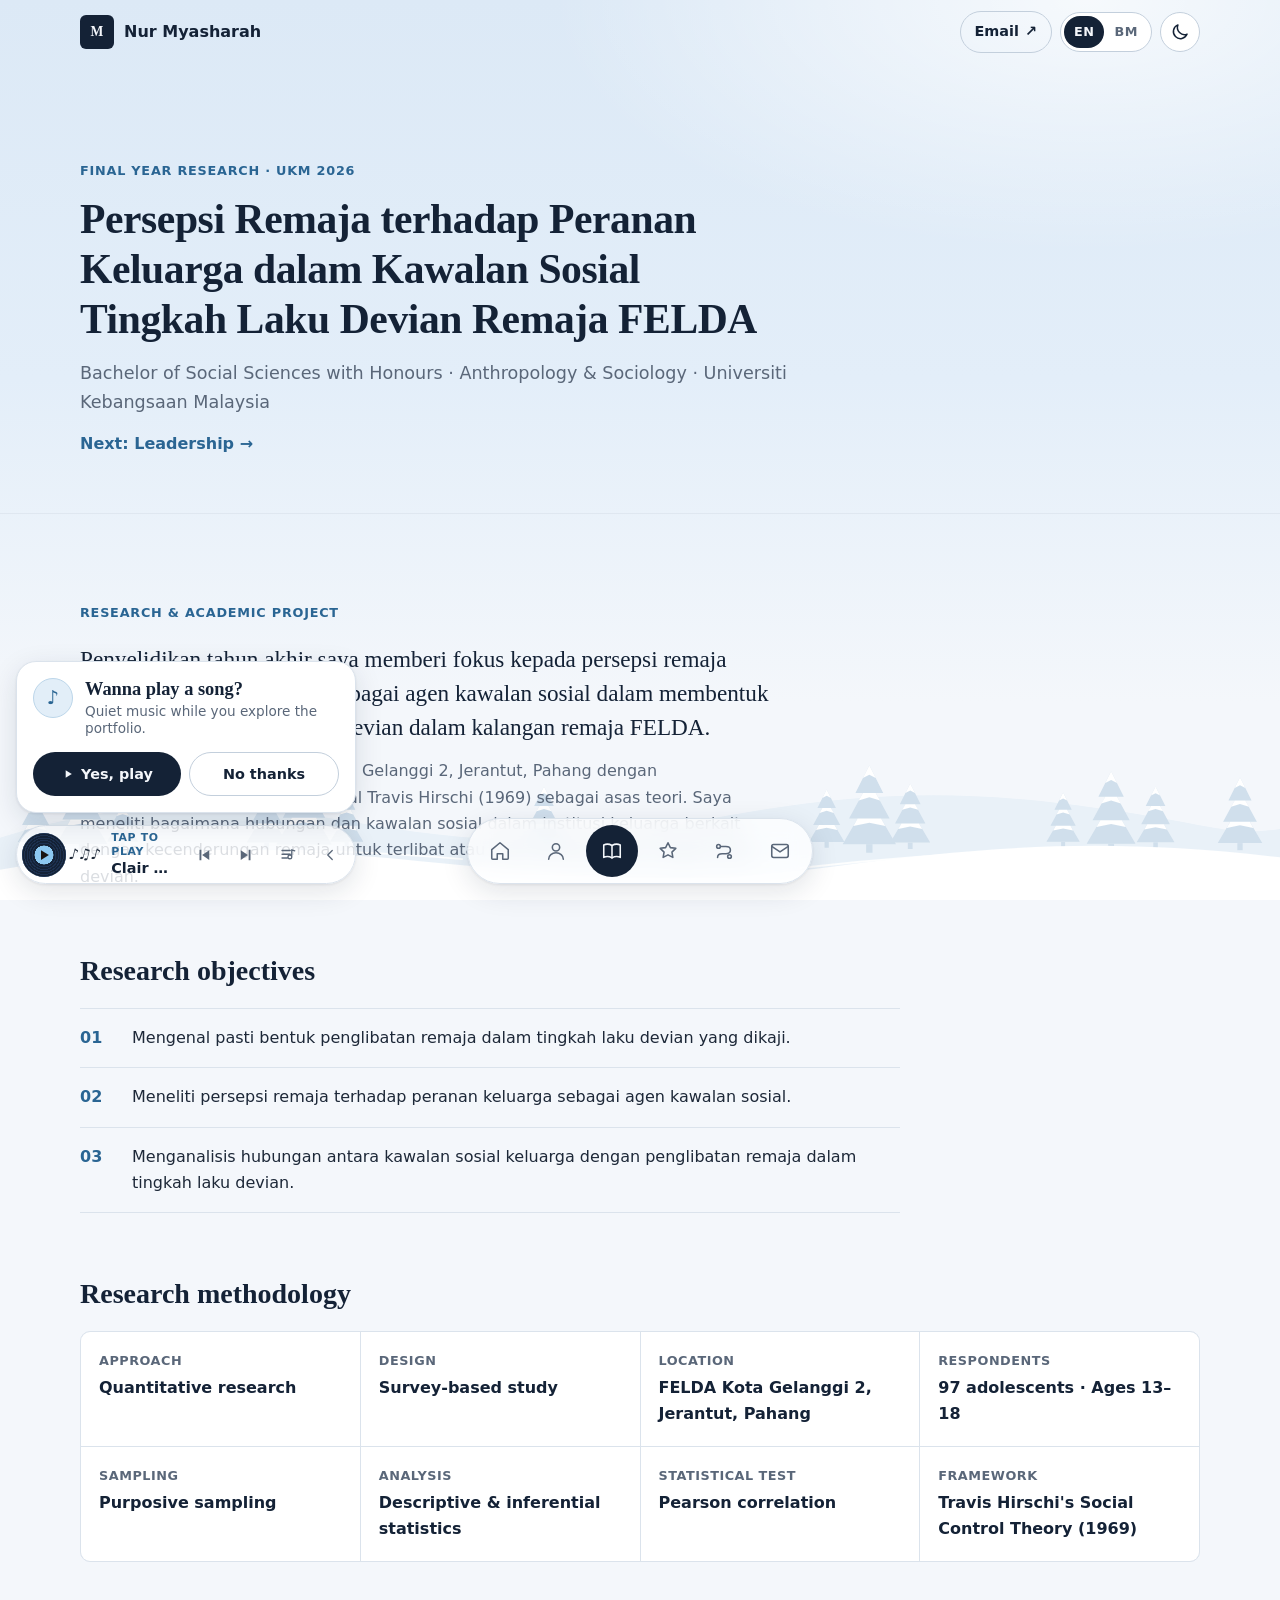
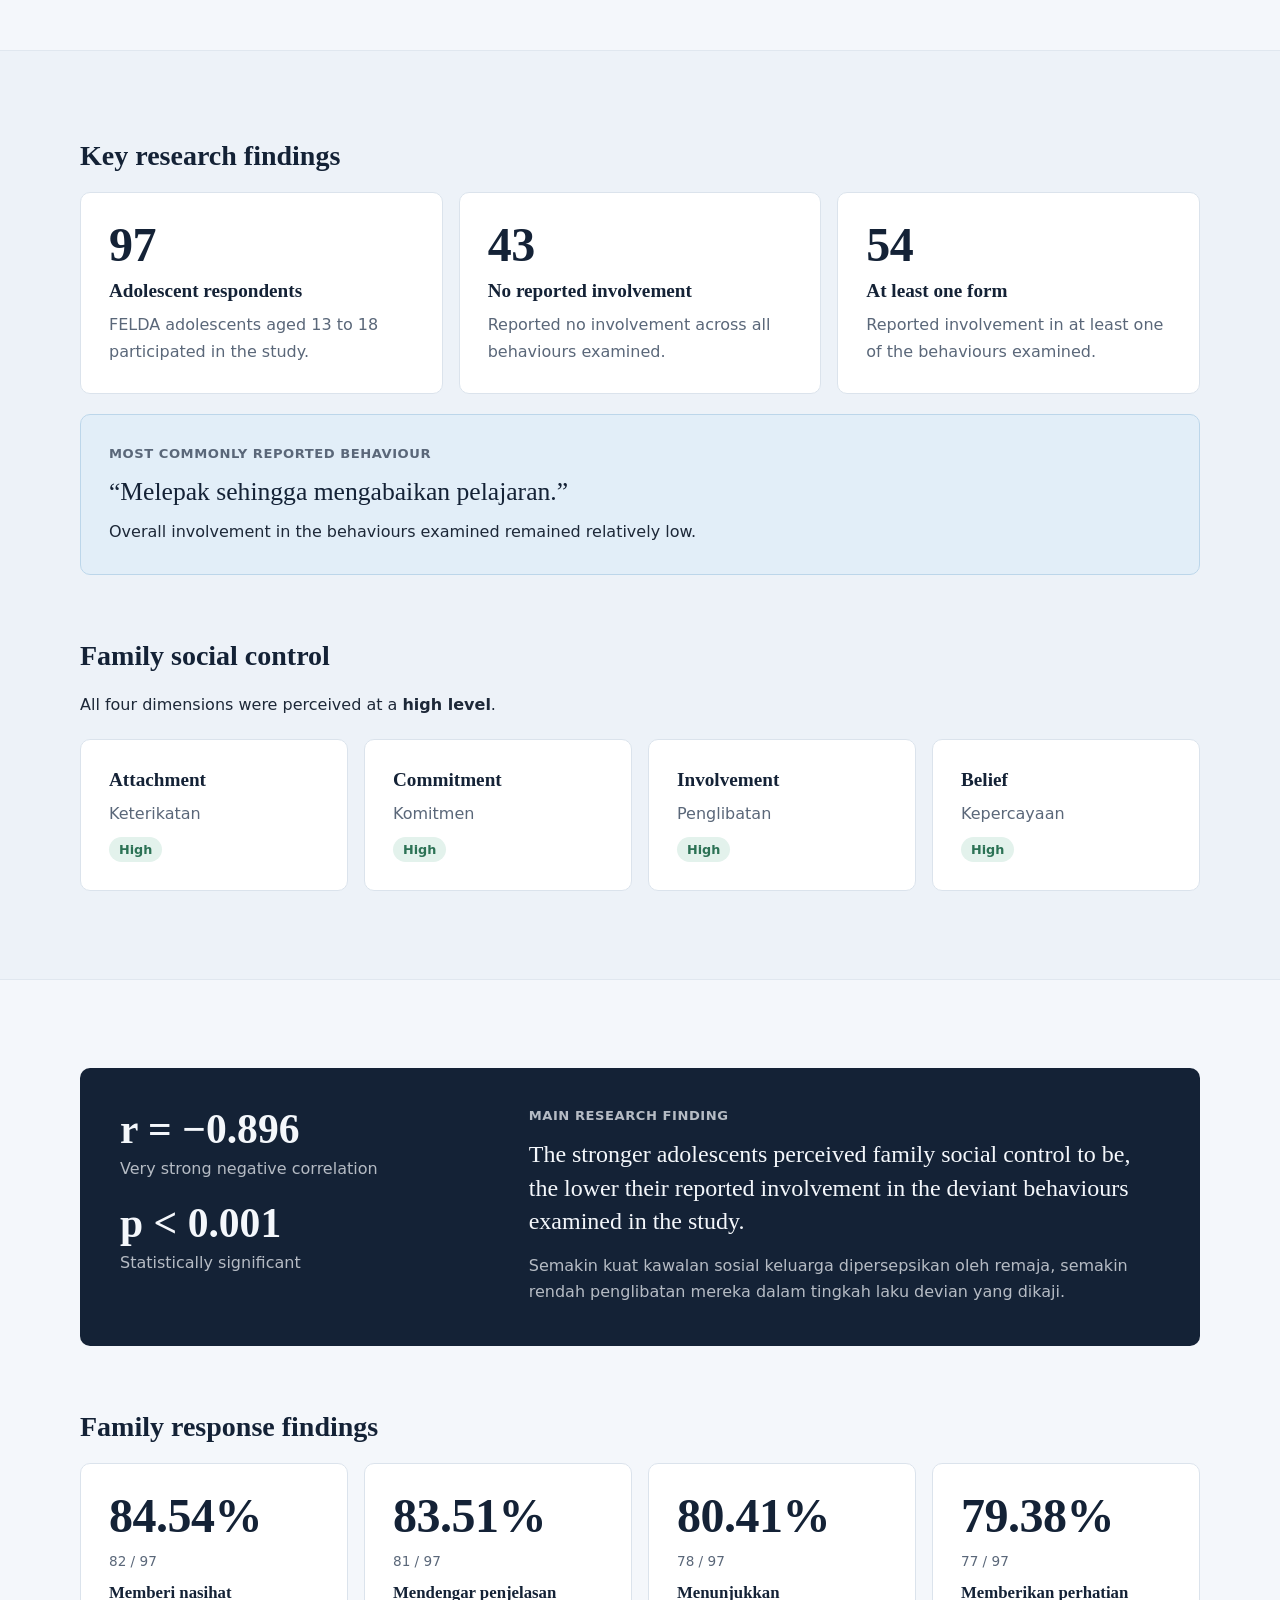
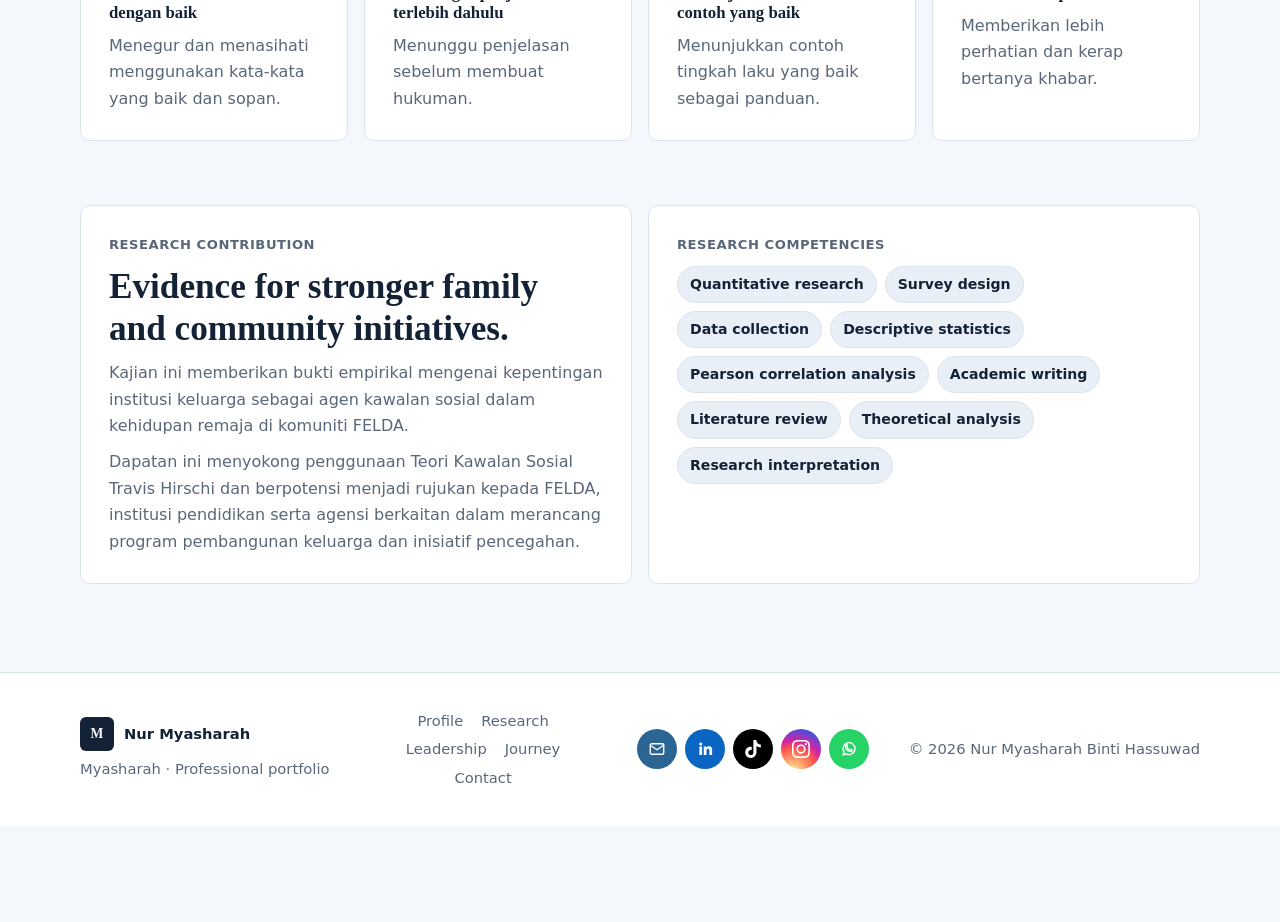
<file: penyelidikan.html>
<!doctype html>
<html lang="en">
  <head>
    <meta charset="UTF-8" />
    <meta name="viewport" content="width=device-width, initial-scale=1.0" />
    <meta name="description" content="Final-year research by Nur Myasharah Binti Hassuwad on adolescents’ perceptions of the family’s role in the social control of deviant behaviour in a FELDA community." />
    <meta name="theme-color" content="#f4f7fb" />
    <meta property="og:type" content="website" />
    <meta property="og:locale" content="en_MY" />
    <meta property="og:title" content="Research | Nur Myasharah" />
    <meta property="og:description" content="Final-year research by Nur Myasharah Binti Hassuwad on adolescents’ perceptions of the family’s role in the social control of deviant behaviour in a FELDA community." />
    <meta property="og:image" content="assets/profile-myasharah.jpg" />
    <link rel="icon" href="assets/favicon.svg" type="image/svg+xml" />
    <script src="boot.js?v=20261106-music"></script>
    <link rel="stylesheet" href="styles.css?v=20261106-music" />
    <title>Research | Nur Myasharah</title>
  </head>
  <body>
    <a class="skip-link" href="#main">Skip to content</a>
    <div class="page-progress" aria-hidden="true"><span data-page-progress></span></div>

    <header class="site-header">
      <div class="container nav-wrap">
        <a class="brand" href="./" aria-label="Return to the home page">
          <span class="brand-mark" aria-hidden="true">M</span>
          <span class="brand-name">Nur Myasharah</span>
        </a>
        <div class="header-tools" role="group" aria-label="Site settings">
          <a class="header-action" href="mailto:myaawt6@gmail.com">Email <span aria-hidden="true">↗</span></a>
          <div class="lang-switch" role="group" aria-label="Language">
            <button type="button" data-set-lang="en" aria-label="Show the site in English">EN</button>
            <button type="button" data-set-lang="ms" aria-label="Show the site in Bahasa Melayu">BM</button>
          </div>
          <button class="theme-toggle" type="button" data-theme-toggle aria-label="Switch to dark mode">
            <svg class="theme-icon theme-icon-moon" viewBox="0 0 24 24" aria-hidden="true"><path d="M20.5 14.5A8.5 8.5 0 0 1 9.5 3.5a8.5 8.5 0 1 0 11 11Z"/></svg>
            <svg class="theme-icon theme-icon-sun" viewBox="0 0 24 24" aria-hidden="true"><circle cx="12" cy="12" r="4.2"/><path d="M12 2.5v2.2M12 19.3v2.2M4.6 4.6l1.6 1.6M17.8 17.8l1.6 1.6M2.5 12h2.2M19.3 12h2.2M4.6 19.4l1.6-1.6M17.8 6.2l1.6-1.6"/></svg>
          </button>
        </div>
      </div>
    </header>

    <main id="main">
      <section class="page-hero">
        <div class="container page-hero-content">
          <p class="eyebrow">Final Year Research · UKM 2026</p>
          <h1 class="research-title" lang="ms">Persepsi Remaja terhadap Peranan Keluarga dalam Kawalan Sosial Tingkah Laku Devian Remaja FELDA</h1>
          <p>Bachelor of Social Sciences with Honours · Anthropology &amp; Sociology · Universiti Kebangsaan Malaysia</p>
          <a class="page-hero-link" href="kepimpinan.html">Next: Leadership <span aria-hidden="true">→</span></a>
        </div>
      </section>

      <section class="section" aria-labelledby="summary-title">
        <div class="container">
          <div class="subsection">
            <p class="section-number" id="summary-title">Research &amp; academic project</p>
            <div class="prose" lang="ms">
              <p class="lead">Penyelidikan tahun akhir saya memberi fokus kepada persepsi remaja terhadap peranan keluarga sebagai agen kawalan sosial dalam membentuk dan mengawal tingkah laku devian dalam kalangan remaja FELDA.</p>
              <p>Kajian ini dijalankan di FELDA Kota Gelanggi 2, Jerantut, Pahang dengan menggunakan Teori Kawalan Sosial Travis Hirschi (1969) sebagai asas teori. Saya meneliti bagaimana hubungan dan kawalan sosial dalam institusi keluarga berkait dengan kecenderungan remaja untuk terlibat atau tidak terlibat dalam tingkah laku devian.</p>
            </div>
          </div>

          <div class="subsection">
            <h2>Research objectives</h2>
            <ol class="objective-list" lang="ms">
              <li><p>Mengenal pasti bentuk penglibatan remaja dalam tingkah laku devian yang dikaji.</p></li>
              <li><p>Meneliti persepsi remaja terhadap peranan keluarga sebagai agen kawalan sosial.</p></li>
              <li><p>Menganalisis hubungan antara kawalan sosial keluarga dengan penglibatan remaja dalam tingkah laku devian.</p></li>
            </ol>
          </div>

          <div class="subsection">
            <h2>Research methodology</h2>
            <dl class="method-grid">
              <div><dt>Approach</dt><dd>Quantitative research</dd></div>
              <div><dt>Design</dt><dd>Survey-based study</dd></div>
              <div><dt>Location</dt><dd>FELDA Kota Gelanggi 2, Jerantut, Pahang</dd></div>
              <div><dt>Respondents</dt><dd>97 adolescents · Ages 13–18</dd></div>
              <div><dt>Sampling</dt><dd>Purposive sampling</dd></div>
              <div><dt>Analysis</dt><dd>Descriptive &amp; inferential statistics</dd></div>
              <div><dt>Statistical test</dt><dd>Pearson correlation</dd></div>
              <div><dt>Framework</dt><dd>Travis Hirschi's Social Control Theory (1969)</dd></div>
            </dl>
          </div>
        </div>
      </section>

      <section class="section section-soft" aria-labelledby="findings-title">
        <div class="container">
          <div class="subsection">
            <h2 id="findings-title">Key research findings</h2>
            <div class="card-grid">
              <article class="card"><strong class="stat-value">97</strong><h3>Adolescent respondents</h3><p>FELDA adolescents aged 13 to 18 participated in the study.</p></article>
              <article class="card"><strong class="stat-value">43</strong><h3>No reported involvement</h3><p>Reported no involvement across all behaviours examined.</p></article>
              <article class="card"><strong class="stat-value">54</strong><h3>At least one form</h3><p>Reported involvement in at least one of the behaviours examined.</p></article>
            </div>
            <aside class="card quote-card">
              <p class="kicker">Most commonly reported behaviour</p>
              <blockquote lang="ms">“Melepak sehingga mengabaikan pelajaran.”</blockquote>
              <p>Overall involvement in the behaviours examined remained relatively low.</p>
            </aside>
          </div>

          <div class="subsection">
            <h2>Family social control</h2>
            <p>All four dimensions were perceived at a <strong>high level</strong>.</p>
            <div class="card-grid cols-4">
              <article class="card"><h3>Attachment</h3><p lang="ms">Keterikatan</p><span class="level-tag">High</span></article>
              <article class="card"><h3>Commitment</h3><p lang="ms">Komitmen</p><span class="level-tag">High</span></article>
              <article class="card"><h3>Involvement</h3><p lang="ms">Penglibatan</p><span class="level-tag">High</span></article>
              <article class="card"><h3>Belief</h3><p lang="ms">Kepercayaan</p><span class="level-tag">High</span></article>
            </div>
          </div>
        </div>
      </section>

      <section class="section" aria-labelledby="main-finding-title">
        <div class="container">
          <article class="finding-panel">
            <div class="finding-values">
              <div><strong>r = −0.896</strong><span>Very strong negative correlation</span></div>
              <div><strong>p &lt; 0.001</strong><span>Statistically significant</span></div>
            </div>
            <div class="finding-copy">
              <h2 class="kicker" id="main-finding-title">Main research finding</h2>
              <blockquote>The stronger adolescents perceived family social control to be, the lower their reported involvement in the deviant behaviours examined in the study.</blockquote>
              <p lang="ms">Semakin kuat kawalan sosial keluarga dipersepsikan oleh remaja, semakin rendah penglibatan mereka dalam tingkah laku devian yang dikaji.</p>
            </div>
          </article>

          <div class="subsection">
            <h2>Family response findings</h2>
            <div class="card-grid cols-4" lang="ms">
              <article class="card response-card"><strong class="stat-value">84.54%</strong><span class="stat-note">82 / 97</span><h3>Memberi nasihat dengan baik</h3><p>Menegur dan menasihati menggunakan kata-kata yang baik dan sopan.</p></article>
              <article class="card response-card"><strong class="stat-value">83.51%</strong><span class="stat-note">81 / 97</span><h3>Mendengar penjelasan terlebih dahulu</h3><p>Menunggu penjelasan sebelum membuat hukuman.</p></article>
              <article class="card response-card"><strong class="stat-value">80.41%</strong><span class="stat-note">78 / 97</span><h3>Menunjukkan contoh yang baik</h3><p>Menunjukkan contoh tingkah laku yang baik sebagai panduan.</p></article>
              <article class="card response-card"><strong class="stat-value">79.38%</strong><span class="stat-note">77 / 97</span><h3>Memberikan perhatian</h3><p>Memberikan lebih perhatian dan kerap bertanya khabar.</p></article>
            </div>
          </div>

          <div class="subsection">
            <div class="card-grid cols-2">
              <article class="card">
                <p class="kicker">Research contribution</p>
                <h2>Evidence for stronger family and community initiatives.</h2>
                <p lang="ms">Kajian ini memberikan bukti empirikal mengenai kepentingan institusi keluarga sebagai agen kawalan sosial dalam kehidupan remaja di komuniti FELDA.</p>
                <p lang="ms">Dapatan ini menyokong penggunaan Teori Kawalan Sosial Travis Hirschi dan berpotensi menjadi rujukan kepada FELDA, institusi pendidikan serta agensi berkaitan dalam merancang program pembangunan keluarga dan inisiatif pencegahan.</p>
              </article>
              <article class="card">
                <p class="kicker">Research competencies</p>
                <ul class="skill-pills">
                  <li>Quantitative research</li>
                  <li>Survey design</li>
                  <li>Data collection</li>
                  <li>Descriptive statistics</li>
                  <li>Pearson correlation analysis</li>
                  <li>Academic writing</li>
                  <li>Literature review</li>
                  <li>Theoretical analysis</li>
                  <li>Research interpretation</li>
                </ul>
              </article>
            </div>
          </div>
        </div>
      </section>
    </main>

    <nav class="dock" aria-label="Main navigation">
      <a class="dock-link" href="./">
        <svg viewBox="0 0 24 24" aria-hidden="true"><path d="M3 10.5 12 3l9 7.5V20a1 1 0 0 1-1 1h-5v-6h-6v6H4a1 1 0 0 1-1-1v-9.5Z"/></svg>
        <span class="dock-label">Home</span>
      </a>
      <a class="dock-link" href="profil.html">
        <svg viewBox="0 0 24 24" aria-hidden="true"><circle cx="12" cy="8" r="4"/><path d="M4 21c0-4 3.6-7 8-7s8 3 8 7"/></svg>
        <span class="dock-label">Profile</span>
      </a>
      <a class="dock-link" href="penyelidikan.html" aria-current="page">
        <svg viewBox="0 0 24 24" aria-hidden="true"><path d="M3 5.5C5 4.5 8.5 4 12 6c3.5-2 7-1.5 9-.5V19c-2-1-5.5-1.5-9 .5-3.5-2-7-1.5-9-.5V5.5Z"/><path d="M12 6v13.5"/></svg>
        <span class="dock-label">Research</span>
      </a>
      <a class="dock-link" href="kepimpinan.html">
        <svg viewBox="0 0 24 24" aria-hidden="true"><path d="m12 3 2.6 5.3 5.9.8-4.2 4.1 1 5.8-5.3-2.8L6.7 19l1-5.8-4.2-4.1 5.9-.8L12 3z"/></svg>
        <span class="dock-label">Leadership</span>
      </a>
      <a class="dock-link" href="perjalanan.html">
        <svg viewBox="0 0 24 24" aria-hidden="true"><path d="M5 19c0-3 2-4 5-4h4c3 0 5-1 5-4s-2-4-5-4H9"/><circle cx="6" cy="7" r="2"/><circle cx="18" cy="18" r="2"/></svg>
        <span class="dock-label">Journey</span>
      </a>
      <a class="dock-link" href="hubungi.html">
        <svg viewBox="0 0 24 24" aria-hidden="true"><rect x="3" y="5" width="18" height="14" rx="2"/><path d="m3 7 9 6 9-6"/></svg>
        <span class="dock-label">Contact</span>
      </a>
    </nav>

    <footer class="site-footer">
      <div class="container footer-grid">
        <div>
          <a class="brand footer-brand" href="./">
            <span class="brand-mark" aria-hidden="true">M</span>
            <span class="brand-name">Nur Myasharah</span>
          </a>
          <p>Myasharah · Professional portfolio</p>
        </div>
        <div class="footer-links">
          <a href="profil.html">Profile</a>
          <a href="penyelidikan.html">Research</a>
          <a href="kepimpinan.html">Leadership</a>
          <a href="perjalanan.html">Journey</a>
          <a href="hubungi.html">Contact</a>
        </div>
        <div class="footer-social" aria-label="Social media">
          <a class="brand-email" href="mailto:myaawt6@gmail.com" aria-label="Email: myaawt6@gmail.com">
            <svg viewBox="0 0 24 24" aria-hidden="true"><rect x="3" y="5" width="18" height="14" rx="2"/><path d="m3 7 9 6 9-6"/></svg>
          </a>
          <a class="brand-linkedin" href="https://www.linkedin.com/in/myasharahhasshuwad" target="_blank" rel="noopener me" aria-label="LinkedIn: myasharahhasshuwad">
            <svg class="brand-icon" viewBox="0 0 24 24" aria-hidden="true"><path d="M4.5 8.75h3.6V20H4.5zM6.3 3.25a2.05 2.05 0 1 1 0 4.1 2.05 2.05 0 0 1 0-4.1zM10.3 8.75h3.45v1.55h.05c.48-.9 1.66-1.85 3.4-1.85 3.65 0 4.3 2.4 4.3 5.5V20h-3.6v-5.4c0-1.3 0-2.95-1.8-2.95s-2.1 1.4-2.1 2.85V20h-3.6z"/></svg>
          </a>
          <a class="brand-tiktok" href="https://www.tiktok.com/@myasharah" target="_blank" rel="noopener me" aria-label="TikTok: @myasharah">
            <svg class="brand-icon" viewBox="0 0 24 24" aria-hidden="true"><path d="M12.525.02c1.31-.02 2.61-.01 3.91-.02.08 1.53.63 3.09 1.75 4.17 1.12 1.11 2.7 1.62 4.24 1.79v4.03c-1.44-.05-2.89-.35-4.2-.97-.57-.26-1.1-.59-1.62-.93-.01 2.92.01 5.84-.02 8.75-.08 1.4-.54 2.79-1.35 3.94-1.31 1.92-3.58 3.17-5.91 3.21-1.43.08-2.86-.31-4.08-1.03-2.02-1.19-3.44-3.37-3.65-5.71-.02-.5-.03-1-.01-1.49.18-1.9 1.12-3.72 2.58-4.96 1.66-1.44 3.98-2.13 6.15-1.72.02 1.48-.04 2.96-.04 4.44-.99-.32-2.15-.23-3.02.37-.63.41-1.11 1.04-1.36 1.75-.21.51-.15 1.07-.14 1.61.24 1.64 1.82 3.02 3.5 2.87 1.12-.01 2.19-.66 2.77-1.61.19-.33.4-.67.41-1.06.1-1.79.06-3.57.07-5.36.01-4.03-.01-8.05.02-12.07z"/></svg>
          </a>
          <a class="brand-instagram" href="https://www.instagram.com/myabersaree/" target="_blank" rel="noopener me" aria-label="Instagram: @myabersaree">
            <svg class="brand-icon" viewBox="0 0 24 24" aria-hidden="true"><path d="M7.0301.084c-1.2768.0602-2.1487.264-2.911.5634-.7888.3075-1.4575.72-2.1228 1.3877-.6652.6677-1.075 1.3368-1.3802 2.127-.2954.7638-.4956 1.6365-.552 2.914-.0564 1.2775-.0689 1.6882-.0626 4.947.0062 3.2586.0206 3.6671.0825 4.9473.061 1.2765.264 2.1482.5635 2.9107.308.7889.72 1.4573 1.388 2.1228.6679.6655 1.3365 1.0743 2.1285 1.38.7632.295 1.6361.4961 2.9134.552 1.2773.056 1.6884.069 4.9462.0627 3.2578-.0062 3.668-.0207 4.9478-.0814 1.28-.0607 2.147-.2652 2.9098-.5633.7889-.3086 1.4578-.72 2.1228-1.3881.665-.6682 1.0745-1.3378 1.3795-2.1284.2957-.7632.4966-1.636.552-2.9124.056-1.2809.0692-1.6898.063-4.948-.0063-3.2583-.021-3.6668-.0817-4.9465-.0607-1.2797-.264-2.1487-.5633-2.9117-.3084-.7889-.72-1.4568-1.3876-2.1228C21.2982 1.33 20.628.9208 19.8378.6165 19.074.321 18.2017.1197 16.9244.0645 15.6471.0093 15.236-.005 11.977.0014 8.718.0076 8.31.0215 7.0301.0839m.1402 21.6932c-1.17-.0509-1.8053-.2453-2.2287-.408-.5606-.216-.96-.4771-1.3819-.895-.422-.4178-.6811-.8186-.9-1.378-.1644-.4234-.3624-1.058-.4171-2.228-.0595-1.2645-.072-1.6442-.079-4.848-.007-3.2037.0053-3.583.0607-4.848.05-1.169.2456-1.805.408-2.2282.216-.5613.4762-.96.895-1.3816.4188-.4217.8184-.6814 1.3783-.9003.423-.1651 1.0575-.3614 2.227-.4171 1.2655-.06 1.6447-.072 4.848-.079 3.2033-.007 3.5835.005 4.8495.0608 1.169.0508 1.8053.2445 2.228.408.5608.216.96.4754 1.3816.895.4217.4194.6816.8176.9005 1.3787.1653.4217.3617 1.056.4169 2.2263.0602 1.2655.0739 1.645.0796 4.848.0058 3.203-.0055 3.5834-.061 4.848-.051 1.17-.245 1.8055-.408 2.2294-.216.5604-.4763.96-.8954 1.3814-.419.4215-.8181.6811-1.3783.9-.4224.1649-1.0577.3617-2.2262.4174-1.2656.0595-1.6448.072-4.8493.079-3.2045.007-3.5825-.006-4.848-.0608M16.953 5.5864A1.44 1.44 0 1 0 18.39 4.144a1.44 1.44 0 0 0-1.437 1.4424M5.8385 12.012c.0067 3.4032 2.7706 6.1557 6.173 6.1493 3.4026-.0065 6.157-2.7701 6.1506-6.1733-.0065-3.4032-2.771-6.1565-6.174-6.1498-3.403.0067-6.156 2.771-6.1496 6.1738M8 12.0077a4 4 0 1 1 4.008 3.9921A3.9996 3.9996 0 0 1 8 12.0077"/></svg>
          </a>
          <a class="brand-whatsapp" href="https://wa.me/601121963810" target="_blank" rel="noopener me" aria-label="WhatsApp: 011 2196 3810">
            <svg viewBox="0 0 24 24" aria-hidden="true"><path d="M20 11.5a8 8 0 0 1-11.8 7L4 20l1.5-4A8 8 0 1 1 20 11.5z"/><path d="M9 8.5c.5 2.5 2 4 4.5 5l1.2-1.1 1.8.8c.2.1.3.4.2.6-.4 1.1-1.3 1.7-2.5 1.7-3.8-.2-7-3.4-7.2-7.2 0-1.2.6-2.1 1.7-2.5.2-.1.5 0 .6.2l.8 1.8L9 8.5z"/></svg>
          </a>
        </div>
        <p class="copyright">© <span data-year>2026</span> Nur Myasharah Binti Hassuwad</p>
      </div>
    </footer>

    <script type="module" src="app.js?v=20261106-music"></script>
    <script type="module" src="winter-ambience.js?v=20261106-music"></script>
  </body>
</html>
</file>
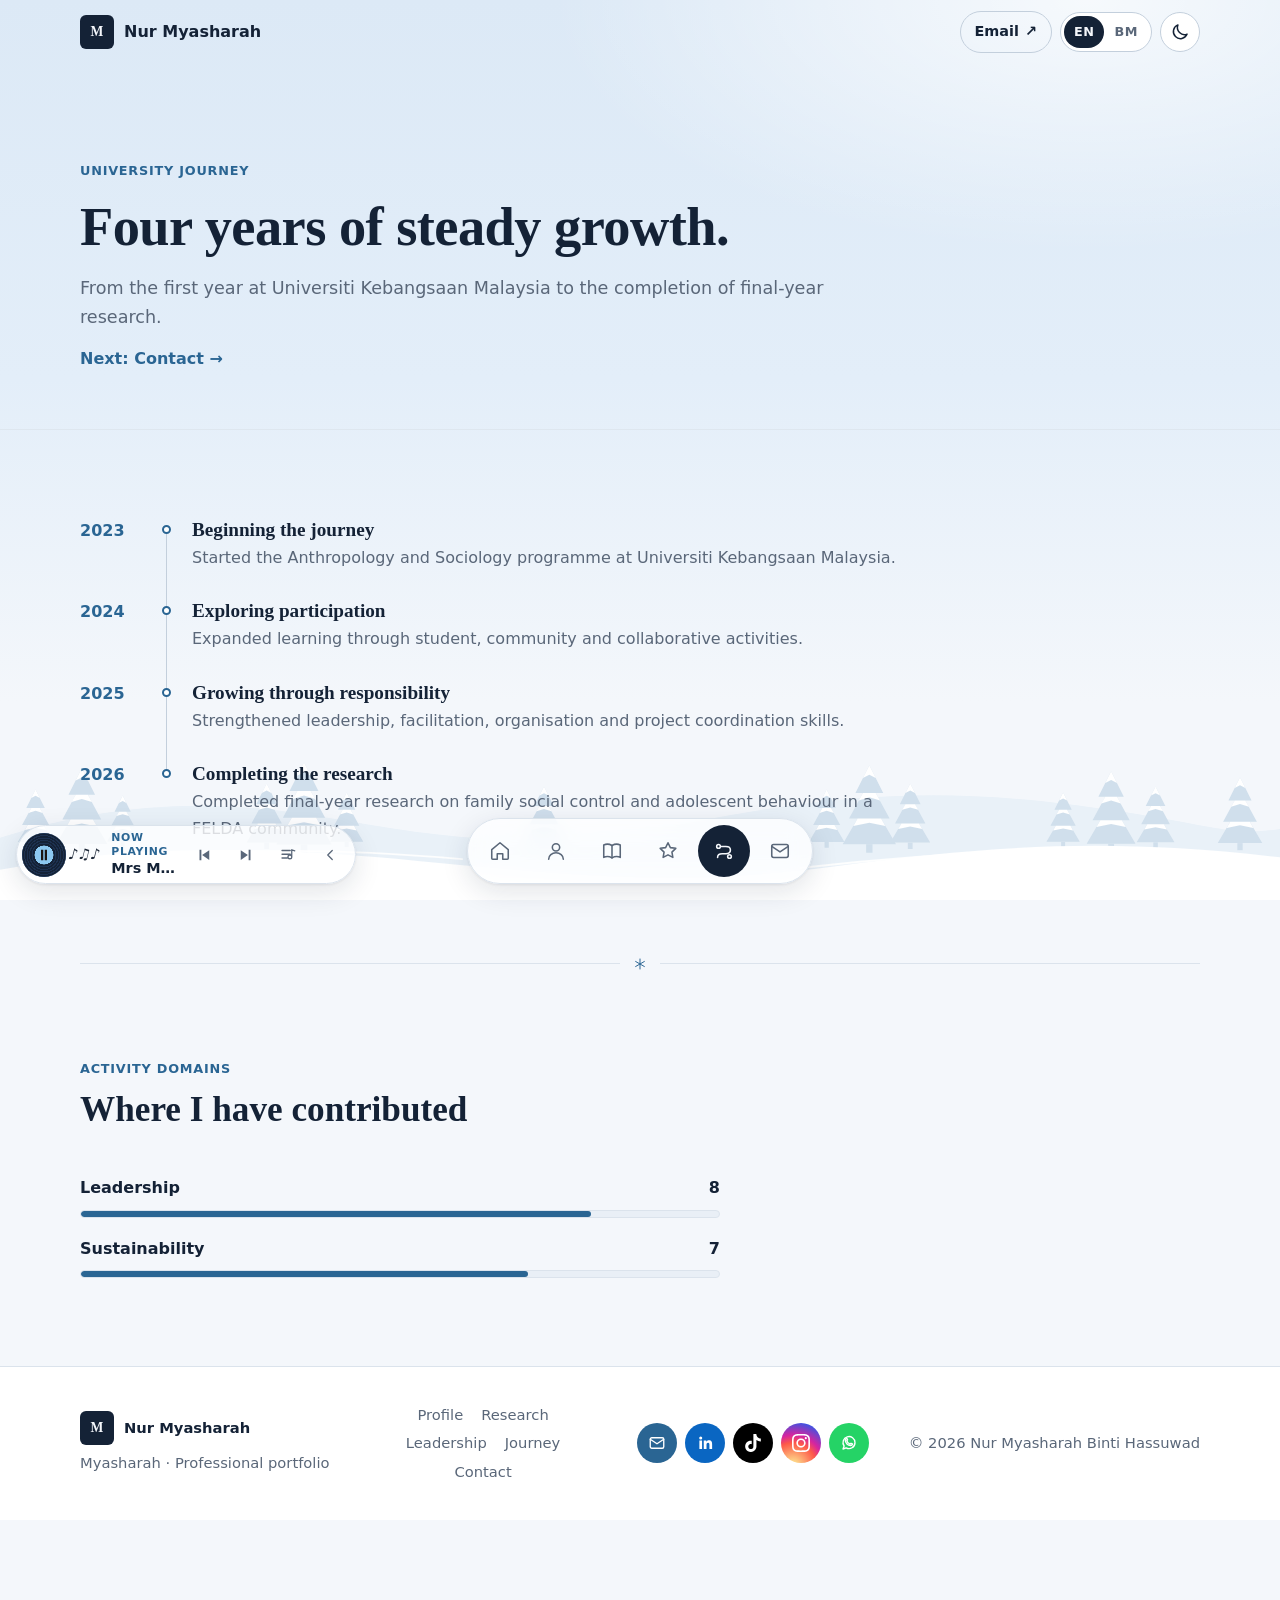
<file: perjalanan.html>
<!doctype html>
<html lang="en">
  <head>
    <meta charset="UTF-8" />
    <meta name="viewport" content="width=device-width, initial-scale=1.0" />
    <meta name="description" content="Nur Myasharah Binti Hassuwad’s university journey from 2023 to 2026 and her activity domains." />
    <meta name="theme-color" content="#f4f7fb" />
    <meta property="og:type" content="website" />
    <meta property="og:locale" content="en_MY" />
    <meta property="og:title" content="Journey | Nur Myasharah" />
    <meta property="og:description" content="Nur Myasharah Binti Hassuwad’s university journey from 2023 to 2026 and her activity domains." />
    <meta property="og:image" content="assets/profile-myasharah.jpg" />
    <link rel="icon" href="assets/favicon.svg" type="image/svg+xml" />
    <script src="boot.js?v=20261106-music"></script>
    <link rel="stylesheet" href="styles.css?v=20261106-music" />
    <title>Journey | Nur Myasharah</title>
  </head>
  <body>
    <a class="skip-link" href="#main">Skip to content</a>
    <div class="page-progress" aria-hidden="true"><span data-page-progress></span></div>

    <header class="site-header">
      <div class="container nav-wrap">
        <a class="brand" href="./" aria-label="Return to the home page">
          <span class="brand-mark" aria-hidden="true">M</span>
          <span class="brand-name">Nur Myasharah</span>
        </a>
        <div class="header-tools" role="group" aria-label="Site settings">
          <a class="header-action" href="mailto:myaawt6@gmail.com">Email <span aria-hidden="true">↗</span></a>
          <div class="lang-switch" role="group" aria-label="Language">
            <button type="button" data-set-lang="en" aria-label="Show the site in English">EN</button>
            <button type="button" data-set-lang="ms" aria-label="Show the site in Bahasa Melayu">BM</button>
          </div>
          <button class="theme-toggle" type="button" data-theme-toggle aria-label="Switch to dark mode">
            <svg class="theme-icon theme-icon-moon" viewBox="0 0 24 24" aria-hidden="true"><path d="M20.5 14.5A8.5 8.5 0 0 1 9.5 3.5a8.5 8.5 0 1 0 11 11Z"/></svg>
            <svg class="theme-icon theme-icon-sun" viewBox="0 0 24 24" aria-hidden="true"><circle cx="12" cy="12" r="4.2"/><path d="M12 2.5v2.2M12 19.3v2.2M4.6 4.6l1.6 1.6M17.8 17.8l1.6 1.6M2.5 12h2.2M19.3 12h2.2M4.6 19.4l1.6-1.6M17.8 6.2l1.6-1.6"/></svg>
          </button>
        </div>
      </div>
    </header>

    <main id="main">
      <section class="page-hero">
        <div class="container page-hero-content">
          <p class="eyebrow">University journey</p>
          <h1>Four years of steady growth.</h1>
          <p>From the first year at Universiti Kebangsaan Malaysia to the completion of final-year research.</p>
          <a class="page-hero-link" href="hubungi.html">Next: Contact <span aria-hidden="true">→</span></a>
        </div>
      </section>

      <section class="section" aria-label="Timeline">
        <div class="container">
          <ol class="journey">
            <li><time datetime="2023">2023</time><div><h3>Beginning the journey</h3><p>Started the Anthropology and Sociology programme at Universiti Kebangsaan Malaysia.</p></div></li>
            <li><time datetime="2024">2024</time><div><h3>Exploring participation</h3><p>Expanded learning through student, community and collaborative activities.</p></div></li>
            <li><time datetime="2025">2025</time><div><h3>Growing through responsibility</h3><p>Strengthened leadership, facilitation, organisation and project coordination skills.</p></div></li>
            <li><time datetime="2026">2026</time><div><h3>Completing the research</h3><p>Completed final-year research on family social control and adolescent behaviour in a FELDA community.</p></div></li>
          </ol>
        </div>
      </section>

      <div class="snow-rule" aria-hidden="true"><svg viewBox="0 0 24 24"><path d="M12 2v20M3.3 7l17.4 10M3.3 17 20.7 7"/></svg></div>

      <section class="section" aria-labelledby="domains-title">
        <div class="container">
          <div class="section-heading">
            <p class="section-number">Activity domains</p>
            <h2 id="domains-title">Where I have contributed</h2>
          </div>
          <dl class="domain-list">
            <div>
              <dt><span>Leadership</span><b>8</b></dt>
              <dd><div class="domain-meter" role="meter" aria-label="Leadership" aria-valuemin="0" aria-valuemax="10" aria-valuenow="8"><span></span></div></dd>
            </div>
            <div>
              <dt><span>Sustainability</span><b>7</b></dt>
              <dd><div class="domain-meter" role="meter" aria-label="Sustainability" aria-valuemin="0" aria-valuemax="10" aria-valuenow="7"><span></span></div></dd>
            </div>
          </dl>
        </div>
      </section>
    </main>

    <nav class="dock" aria-label="Main navigation">
      <a class="dock-link" href="./">
        <svg viewBox="0 0 24 24" aria-hidden="true"><path d="M3 10.5 12 3l9 7.5V20a1 1 0 0 1-1 1h-5v-6h-6v6H4a1 1 0 0 1-1-1v-9.5Z"/></svg>
        <span class="dock-label">Home</span>
      </a>
      <a class="dock-link" href="profil.html">
        <svg viewBox="0 0 24 24" aria-hidden="true"><circle cx="12" cy="8" r="4"/><path d="M4 21c0-4 3.6-7 8-7s8 3 8 7"/></svg>
        <span class="dock-label">Profile</span>
      </a>
      <a class="dock-link" href="penyelidikan.html">
        <svg viewBox="0 0 24 24" aria-hidden="true"><path d="M3 5.5C5 4.5 8.5 4 12 6c3.5-2 7-1.5 9-.5V19c-2-1-5.5-1.5-9 .5-3.5-2-7-1.5-9-.5V5.5Z"/><path d="M12 6v13.5"/></svg>
        <span class="dock-label">Research</span>
      </a>
      <a class="dock-link" href="kepimpinan.html">
        <svg viewBox="0 0 24 24" aria-hidden="true"><path d="m12 3 2.6 5.3 5.9.8-4.2 4.1 1 5.8-5.3-2.8L6.7 19l1-5.8-4.2-4.1 5.9-.8L12 3z"/></svg>
        <span class="dock-label">Leadership</span>
      </a>
      <a class="dock-link" href="perjalanan.html" aria-current="page">
        <svg viewBox="0 0 24 24" aria-hidden="true"><path d="M5 19c0-3 2-4 5-4h4c3 0 5-1 5-4s-2-4-5-4H9"/><circle cx="6" cy="7" r="2"/><circle cx="18" cy="18" r="2"/></svg>
        <span class="dock-label">Journey</span>
      </a>
      <a class="dock-link" href="hubungi.html">
        <svg viewBox="0 0 24 24" aria-hidden="true"><rect x="3" y="5" width="18" height="14" rx="2"/><path d="m3 7 9 6 9-6"/></svg>
        <span class="dock-label">Contact</span>
      </a>
    </nav>

    <footer class="site-footer">
      <div class="container footer-grid">
        <div>
          <a class="brand footer-brand" href="./">
            <span class="brand-mark" aria-hidden="true">M</span>
            <span class="brand-name">Nur Myasharah</span>
          </a>
          <p>Myasharah · Professional portfolio</p>
        </div>
        <div class="footer-links">
          <a href="profil.html">Profile</a>
          <a href="penyelidikan.html">Research</a>
          <a href="kepimpinan.html">Leadership</a>
          <a href="perjalanan.html">Journey</a>
          <a href="hubungi.html">Contact</a>
        </div>
        <div class="footer-social" aria-label="Social media">
          <a class="brand-email" href="mailto:myaawt6@gmail.com" aria-label="Email: myaawt6@gmail.com">
            <svg viewBox="0 0 24 24" aria-hidden="true"><rect x="3" y="5" width="18" height="14" rx="2"/><path d="m3 7 9 6 9-6"/></svg>
          </a>
          <a class="brand-linkedin" href="https://www.linkedin.com/in/myasharahhasshuwad" target="_blank" rel="noopener me" aria-label="LinkedIn: myasharahhasshuwad">
            <svg class="brand-icon" viewBox="0 0 24 24" aria-hidden="true"><path d="M4.5 8.75h3.6V20H4.5zM6.3 3.25a2.05 2.05 0 1 1 0 4.1 2.05 2.05 0 0 1 0-4.1zM10.3 8.75h3.45v1.55h.05c.48-.9 1.66-1.85 3.4-1.85 3.65 0 4.3 2.4 4.3 5.5V20h-3.6v-5.4c0-1.3 0-2.95-1.8-2.95s-2.1 1.4-2.1 2.85V20h-3.6z"/></svg>
          </a>
          <a class="brand-tiktok" href="https://www.tiktok.com/@myasharah" target="_blank" rel="noopener me" aria-label="TikTok: @myasharah">
            <svg class="brand-icon" viewBox="0 0 24 24" aria-hidden="true"><path d="M12.525.02c1.31-.02 2.61-.01 3.91-.02.08 1.53.63 3.09 1.75 4.17 1.12 1.11 2.7 1.62 4.24 1.79v4.03c-1.44-.05-2.89-.35-4.2-.97-.57-.26-1.1-.59-1.62-.93-.01 2.92.01 5.84-.02 8.75-.08 1.4-.54 2.79-1.35 3.94-1.31 1.92-3.58 3.17-5.91 3.21-1.43.08-2.86-.31-4.08-1.03-2.02-1.19-3.44-3.37-3.65-5.71-.02-.5-.03-1-.01-1.49.18-1.9 1.12-3.72 2.58-4.96 1.66-1.44 3.98-2.13 6.15-1.72.02 1.48-.04 2.96-.04 4.44-.99-.32-2.15-.23-3.02.37-.63.41-1.11 1.04-1.36 1.75-.21.51-.15 1.07-.14 1.61.24 1.64 1.82 3.02 3.5 2.87 1.12-.01 2.19-.66 2.77-1.61.19-.33.4-.67.41-1.06.1-1.79.06-3.57.07-5.36.01-4.03-.01-8.05.02-12.07z"/></svg>
          </a>
          <a class="brand-instagram" href="https://www.instagram.com/myabersaree/" target="_blank" rel="noopener me" aria-label="Instagram: @myabersaree">
            <svg class="brand-icon" viewBox="0 0 24 24" aria-hidden="true"><path d="M7.0301.084c-1.2768.0602-2.1487.264-2.911.5634-.7888.3075-1.4575.72-2.1228 1.3877-.6652.6677-1.075 1.3368-1.3802 2.127-.2954.7638-.4956 1.6365-.552 2.914-.0564 1.2775-.0689 1.6882-.0626 4.947.0062 3.2586.0206 3.6671.0825 4.9473.061 1.2765.264 2.1482.5635 2.9107.308.7889.72 1.4573 1.388 2.1228.6679.6655 1.3365 1.0743 2.1285 1.38.7632.295 1.6361.4961 2.9134.552 1.2773.056 1.6884.069 4.9462.0627 3.2578-.0062 3.668-.0207 4.9478-.0814 1.28-.0607 2.147-.2652 2.9098-.5633.7889-.3086 1.4578-.72 2.1228-1.3881.665-.6682 1.0745-1.3378 1.3795-2.1284.2957-.7632.4966-1.636.552-2.9124.056-1.2809.0692-1.6898.063-4.948-.0063-3.2583-.021-3.6668-.0817-4.9465-.0607-1.2797-.264-2.1487-.5633-2.9117-.3084-.7889-.72-1.4568-1.3876-2.1228C21.2982 1.33 20.628.9208 19.8378.6165 19.074.321 18.2017.1197 16.9244.0645 15.6471.0093 15.236-.005 11.977.0014 8.718.0076 8.31.0215 7.0301.0839m.1402 21.6932c-1.17-.0509-1.8053-.2453-2.2287-.408-.5606-.216-.96-.4771-1.3819-.895-.422-.4178-.6811-.8186-.9-1.378-.1644-.4234-.3624-1.058-.4171-2.228-.0595-1.2645-.072-1.6442-.079-4.848-.007-3.2037.0053-3.583.0607-4.848.05-1.169.2456-1.805.408-2.2282.216-.5613.4762-.96.895-1.3816.4188-.4217.8184-.6814 1.3783-.9003.423-.1651 1.0575-.3614 2.227-.4171 1.2655-.06 1.6447-.072 4.848-.079 3.2033-.007 3.5835.005 4.8495.0608 1.169.0508 1.8053.2445 2.228.408.5608.216.96.4754 1.3816.895.4217.4194.6816.8176.9005 1.3787.1653.4217.3617 1.056.4169 2.2263.0602 1.2655.0739 1.645.0796 4.848.0058 3.203-.0055 3.5834-.061 4.848-.051 1.17-.245 1.8055-.408 2.2294-.216.5604-.4763.96-.8954 1.3814-.419.4215-.8181.6811-1.3783.9-.4224.1649-1.0577.3617-2.2262.4174-1.2656.0595-1.6448.072-4.8493.079-3.2045.007-3.5825-.006-4.848-.0608M16.953 5.5864A1.44 1.44 0 1 0 18.39 4.144a1.44 1.44 0 0 0-1.437 1.4424M5.8385 12.012c.0067 3.4032 2.7706 6.1557 6.173 6.1493 3.4026-.0065 6.157-2.7701 6.1506-6.1733-.0065-3.4032-2.771-6.1565-6.174-6.1498-3.403.0067-6.156 2.771-6.1496 6.1738M8 12.0077a4 4 0 1 1 4.008 3.9921A3.9996 3.9996 0 0 1 8 12.0077"/></svg>
          </a>
          <a class="brand-whatsapp" href="https://wa.me/601121963810" target="_blank" rel="noopener me" aria-label="WhatsApp: 011 2196 3810">
            <svg viewBox="0 0 24 24" aria-hidden="true"><path d="M20 11.5a8 8 0 0 1-11.8 7L4 20l1.5-4A8 8 0 1 1 20 11.5z"/><path d="M9 8.5c.5 2.5 2 4 4.5 5l1.2-1.1 1.8.8c.2.1.3.4.2.6-.4 1.1-1.3 1.7-2.5 1.7-3.8-.2-7-3.4-7.2-7.2 0-1.2.6-2.1 1.7-2.5.2-.1.5 0 .6.2l.8 1.8L9 8.5z"/></svg>
          </a>
        </div>
        <p class="copyright">© <span data-year>2026</span> Nur Myasharah Binti Hassuwad</p>
      </div>
    </footer>

    <script type="module" src="app.js?v=20261106-music"></script>
    <script type="module" src="winter-ambience.js?v=20261106-music"></script>
  </body>
</html>
</file>
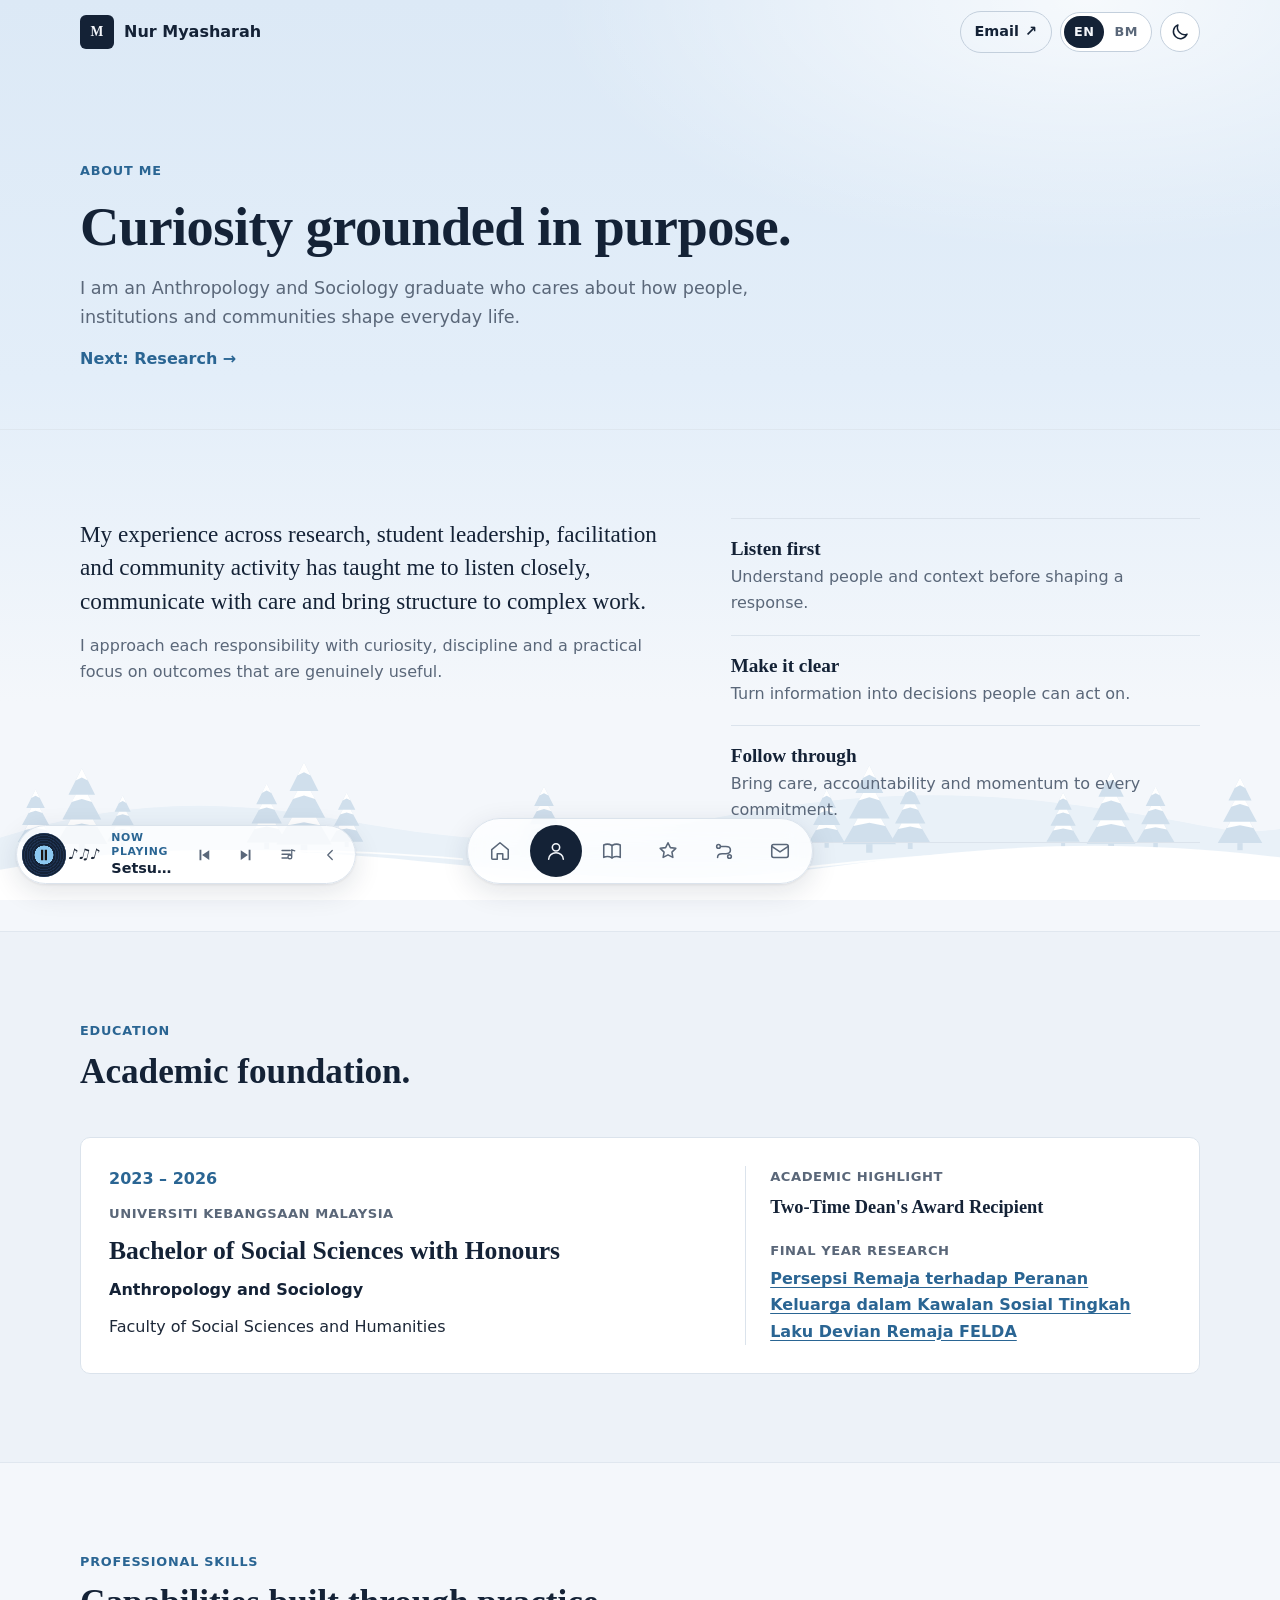
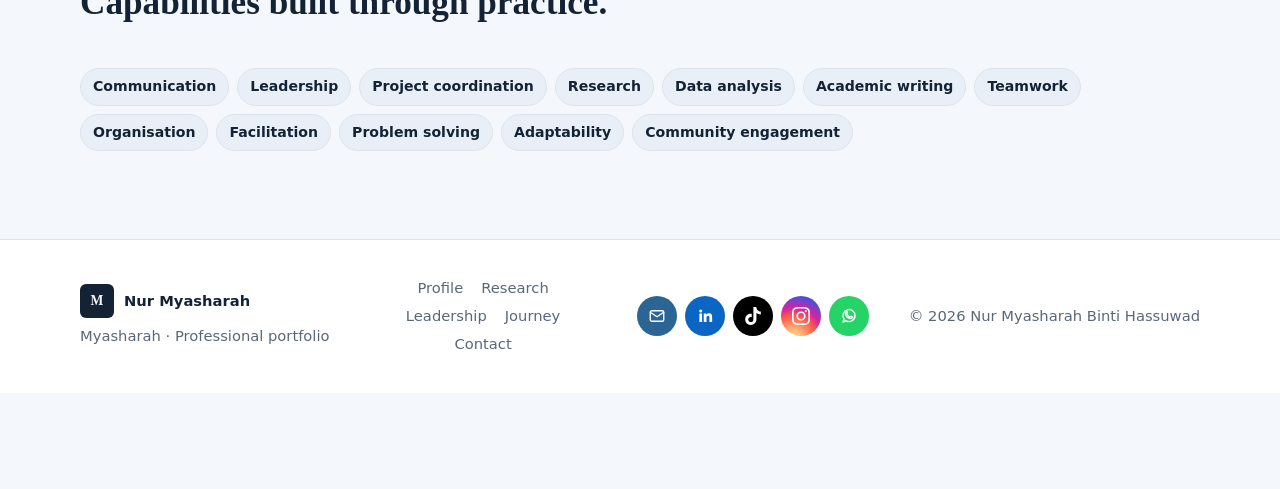
<file: profil.html>
<!doctype html>
<html lang="en">
  <head>
    <meta charset="UTF-8" />
    <meta name="viewport" content="width=device-width, initial-scale=1.0" />
    <meta name="description" content="About Nur Myasharah Binti Hassuwad: Anthropology and Sociology graduate of Universiti Kebangsaan Malaysia, her education and professional skills." />
    <meta name="theme-color" content="#f4f7fb" />
    <meta property="og:type" content="website" />
    <meta property="og:locale" content="en_MY" />
    <meta property="og:title" content="Profile | Nur Myasharah" />
    <meta property="og:description" content="About Nur Myasharah Binti Hassuwad: Anthropology and Sociology graduate of Universiti Kebangsaan Malaysia, her education and professional skills." />
    <meta property="og:image" content="assets/profile-myasharah.jpg" />
    <link rel="icon" href="assets/favicon.svg" type="image/svg+xml" />
    <script src="boot.js?v=20261106-music"></script>
    <link rel="stylesheet" href="styles.css?v=20261106-music" />
    <title>Profile | Nur Myasharah</title>
  </head>
  <body>
    <a class="skip-link" href="#main">Skip to content</a>
    <div class="page-progress" aria-hidden="true"><span data-page-progress></span></div>

    <header class="site-header">
      <div class="container nav-wrap">
        <a class="brand" href="./" aria-label="Return to the home page">
          <span class="brand-mark" aria-hidden="true">M</span>
          <span class="brand-name">Nur Myasharah</span>
        </a>
        <div class="header-tools" role="group" aria-label="Site settings">
          <a class="header-action" href="mailto:myaawt6@gmail.com">Email <span aria-hidden="true">↗</span></a>
          <div class="lang-switch" role="group" aria-label="Language">
            <button type="button" data-set-lang="en" aria-label="Show the site in English">EN</button>
            <button type="button" data-set-lang="ms" aria-label="Show the site in Bahasa Melayu">BM</button>
          </div>
          <button class="theme-toggle" type="button" data-theme-toggle aria-label="Switch to dark mode">
            <svg class="theme-icon theme-icon-moon" viewBox="0 0 24 24" aria-hidden="true"><path d="M20.5 14.5A8.5 8.5 0 0 1 9.5 3.5a8.5 8.5 0 1 0 11 11Z"/></svg>
            <svg class="theme-icon theme-icon-sun" viewBox="0 0 24 24" aria-hidden="true"><circle cx="12" cy="12" r="4.2"/><path d="M12 2.5v2.2M12 19.3v2.2M4.6 4.6l1.6 1.6M17.8 17.8l1.6 1.6M2.5 12h2.2M19.3 12h2.2M4.6 19.4l1.6-1.6M17.8 6.2l1.6-1.6"/></svg>
          </button>
        </div>
      </div>
    </header>

    <main id="main">
      <section class="page-hero">
        <div class="container page-hero-content">
          <p class="eyebrow">About me</p>
          <h1>Curiosity grounded in purpose.</h1>
          <p>I am an Anthropology and Sociology graduate who cares about how people, institutions and communities shape everyday life.</p>
          <a class="page-hero-link" href="penyelidikan.html">Next: Research <span aria-hidden="true">→</span></a>
        </div>
      </section>

      <section class="section" aria-labelledby="principles-title">
        <div class="container about-layout">
          <div class="prose">
            <p class="lead">My experience across research, student leadership, facilitation and community activity has taught me to listen closely, communicate with care and bring structure to complex work.</p>
            <p>I approach each responsibility with curiosity, discipline and a practical focus on outcomes that are genuinely useful.</p>
          </div>
          <div class="subsection">
            <h2 class="sr-only" id="principles-title">Working principles</h2>
            <ul class="principles">
              <li><h3>Listen first</h3><p>Understand people and context before shaping a response.</p></li>
              <li><h3>Make it clear</h3><p>Turn information into decisions people can act on.</p></li>
              <li><h3>Follow through</h3><p>Bring care, accountability and momentum to every commitment.</p></li>
            </ul>
          </div>
        </div>
      </section>

      <section class="section section-soft" aria-labelledby="education-title">
        <div class="container">
          <div class="section-heading">
            <p class="section-number">Education</p>
            <h2 id="education-title">Academic foundation.</h2>
          </div>
          <article class="card edu-card">
            <div class="edu-main">
              <p class="edu-years"><time datetime="2023">2023</time> – <time datetime="2026">2026</time></p>
              <p class="kicker">Universiti Kebangsaan Malaysia</p>
              <h3>Bachelor of Social Sciences with Honours</h3>
              <p class="edu-focus">Anthropology and Sociology</p>
              <p>Faculty of Social Sciences and Humanities</p>
            </div>
            <div class="edu-side">
              <div>
                <p class="kicker">Academic highlight</p>
                <strong>Two-Time Dean's Award Recipient</strong>
              </div>
              <div>
                <p class="kicker">Final year research</p>
                <a href="penyelidikan.html" lang="ms">Persepsi Remaja terhadap Peranan Keluarga dalam Kawalan Sosial Tingkah Laku Devian Remaja FELDA</a>
              </div>
            </div>
          </article>
        </div>
      </section>

      <section class="section" aria-labelledby="skills-title">
        <div class="container">
          <div class="section-heading">
            <p class="section-number">Professional skills</p>
            <h2 id="skills-title">Capabilities built through practice.</h2>
          </div>
          <ul class="skill-pills">
            <li>Communication</li>
            <li>Leadership</li>
            <li>Project coordination</li>
            <li>Research</li>
            <li>Data analysis</li>
            <li>Academic writing</li>
            <li>Teamwork</li>
            <li>Organisation</li>
            <li>Facilitation</li>
            <li>Problem solving</li>
            <li>Adaptability</li>
            <li>Community engagement</li>
          </ul>
        </div>
      </section>
    </main>

    <nav class="dock" aria-label="Main navigation">
      <a class="dock-link" href="./">
        <svg viewBox="0 0 24 24" aria-hidden="true"><path d="M3 10.5 12 3l9 7.5V20a1 1 0 0 1-1 1h-5v-6h-6v6H4a1 1 0 0 1-1-1v-9.5Z"/></svg>
        <span class="dock-label">Home</span>
      </a>
      <a class="dock-link" href="profil.html" aria-current="page">
        <svg viewBox="0 0 24 24" aria-hidden="true"><circle cx="12" cy="8" r="4"/><path d="M4 21c0-4 3.6-7 8-7s8 3 8 7"/></svg>
        <span class="dock-label">Profile</span>
      </a>
      <a class="dock-link" href="penyelidikan.html">
        <svg viewBox="0 0 24 24" aria-hidden="true"><path d="M3 5.5C5 4.5 8.5 4 12 6c3.5-2 7-1.5 9-.5V19c-2-1-5.5-1.5-9 .5-3.5-2-7-1.5-9-.5V5.5Z"/><path d="M12 6v13.5"/></svg>
        <span class="dock-label">Research</span>
      </a>
      <a class="dock-link" href="kepimpinan.html">
        <svg viewBox="0 0 24 24" aria-hidden="true"><path d="m12 3 2.6 5.3 5.9.8-4.2 4.1 1 5.8-5.3-2.8L6.7 19l1-5.8-4.2-4.1 5.9-.8L12 3z"/></svg>
        <span class="dock-label">Leadership</span>
      </a>
      <a class="dock-link" href="perjalanan.html">
        <svg viewBox="0 0 24 24" aria-hidden="true"><path d="M5 19c0-3 2-4 5-4h4c3 0 5-1 5-4s-2-4-5-4H9"/><circle cx="6" cy="7" r="2"/><circle cx="18" cy="18" r="2"/></svg>
        <span class="dock-label">Journey</span>
      </a>
      <a class="dock-link" href="hubungi.html">
        <svg viewBox="0 0 24 24" aria-hidden="true"><rect x="3" y="5" width="18" height="14" rx="2"/><path d="m3 7 9 6 9-6"/></svg>
        <span class="dock-label">Contact</span>
      </a>
    </nav>

    <footer class="site-footer">
      <div class="container footer-grid">
        <div>
          <a class="brand footer-brand" href="./">
            <span class="brand-mark" aria-hidden="true">M</span>
            <span class="brand-name">Nur Myasharah</span>
          </a>
          <p>Myasharah · Professional portfolio</p>
        </div>
        <div class="footer-links">
          <a href="profil.html">Profile</a>
          <a href="penyelidikan.html">Research</a>
          <a href="kepimpinan.html">Leadership</a>
          <a href="perjalanan.html">Journey</a>
          <a href="hubungi.html">Contact</a>
        </div>
        <div class="footer-social" aria-label="Social media">
          <a class="brand-email" href="mailto:myaawt6@gmail.com" aria-label="Email: myaawt6@gmail.com">
            <svg viewBox="0 0 24 24" aria-hidden="true"><rect x="3" y="5" width="18" height="14" rx="2"/><path d="m3 7 9 6 9-6"/></svg>
          </a>
          <a class="brand-linkedin" href="https://www.linkedin.com/in/myasharahhasshuwad" target="_blank" rel="noopener me" aria-label="LinkedIn: myasharahhasshuwad">
            <svg class="brand-icon" viewBox="0 0 24 24" aria-hidden="true"><path d="M4.5 8.75h3.6V20H4.5zM6.3 3.25a2.05 2.05 0 1 1 0 4.1 2.05 2.05 0 0 1 0-4.1zM10.3 8.75h3.45v1.55h.05c.48-.9 1.66-1.85 3.4-1.85 3.65 0 4.3 2.4 4.3 5.5V20h-3.6v-5.4c0-1.3 0-2.95-1.8-2.95s-2.1 1.4-2.1 2.85V20h-3.6z"/></svg>
          </a>
          <a class="brand-tiktok" href="https://www.tiktok.com/@myasharah" target="_blank" rel="noopener me" aria-label="TikTok: @myasharah">
            <svg class="brand-icon" viewBox="0 0 24 24" aria-hidden="true"><path d="M12.525.02c1.31-.02 2.61-.01 3.91-.02.08 1.53.63 3.09 1.75 4.17 1.12 1.11 2.7 1.62 4.24 1.79v4.03c-1.44-.05-2.89-.35-4.2-.97-.57-.26-1.1-.59-1.62-.93-.01 2.92.01 5.84-.02 8.75-.08 1.4-.54 2.79-1.35 3.94-1.31 1.92-3.58 3.17-5.91 3.21-1.43.08-2.86-.31-4.08-1.03-2.02-1.19-3.44-3.37-3.65-5.71-.02-.5-.03-1-.01-1.49.18-1.9 1.12-3.72 2.58-4.96 1.66-1.44 3.98-2.13 6.15-1.72.02 1.48-.04 2.96-.04 4.44-.99-.32-2.15-.23-3.02.37-.63.41-1.11 1.04-1.36 1.75-.21.51-.15 1.07-.14 1.61.24 1.64 1.82 3.02 3.5 2.87 1.12-.01 2.19-.66 2.77-1.61.19-.33.4-.67.41-1.06.1-1.79.06-3.57.07-5.36.01-4.03-.01-8.05.02-12.07z"/></svg>
          </a>
          <a class="brand-instagram" href="https://www.instagram.com/myabersaree/" target="_blank" rel="noopener me" aria-label="Instagram: @myabersaree">
            <svg class="brand-icon" viewBox="0 0 24 24" aria-hidden="true"><path d="M7.0301.084c-1.2768.0602-2.1487.264-2.911.5634-.7888.3075-1.4575.72-2.1228 1.3877-.6652.6677-1.075 1.3368-1.3802 2.127-.2954.7638-.4956 1.6365-.552 2.914-.0564 1.2775-.0689 1.6882-.0626 4.947.0062 3.2586.0206 3.6671.0825 4.9473.061 1.2765.264 2.1482.5635 2.9107.308.7889.72 1.4573 1.388 2.1228.6679.6655 1.3365 1.0743 2.1285 1.38.7632.295 1.6361.4961 2.9134.552 1.2773.056 1.6884.069 4.9462.0627 3.2578-.0062 3.668-.0207 4.9478-.0814 1.28-.0607 2.147-.2652 2.9098-.5633.7889-.3086 1.4578-.72 2.1228-1.3881.665-.6682 1.0745-1.3378 1.3795-2.1284.2957-.7632.4966-1.636.552-2.9124.056-1.2809.0692-1.6898.063-4.948-.0063-3.2583-.021-3.6668-.0817-4.9465-.0607-1.2797-.264-2.1487-.5633-2.9117-.3084-.7889-.72-1.4568-1.3876-2.1228C21.2982 1.33 20.628.9208 19.8378.6165 19.074.321 18.2017.1197 16.9244.0645 15.6471.0093 15.236-.005 11.977.0014 8.718.0076 8.31.0215 7.0301.0839m.1402 21.6932c-1.17-.0509-1.8053-.2453-2.2287-.408-.5606-.216-.96-.4771-1.3819-.895-.422-.4178-.6811-.8186-.9-1.378-.1644-.4234-.3624-1.058-.4171-2.228-.0595-1.2645-.072-1.6442-.079-4.848-.007-3.2037.0053-3.583.0607-4.848.05-1.169.2456-1.805.408-2.2282.216-.5613.4762-.96.895-1.3816.4188-.4217.8184-.6814 1.3783-.9003.423-.1651 1.0575-.3614 2.227-.4171 1.2655-.06 1.6447-.072 4.848-.079 3.2033-.007 3.5835.005 4.8495.0608 1.169.0508 1.8053.2445 2.228.408.5608.216.96.4754 1.3816.895.4217.4194.6816.8176.9005 1.3787.1653.4217.3617 1.056.4169 2.2263.0602 1.2655.0739 1.645.0796 4.848.0058 3.203-.0055 3.5834-.061 4.848-.051 1.17-.245 1.8055-.408 2.2294-.216.5604-.4763.96-.8954 1.3814-.419.4215-.8181.6811-1.3783.9-.4224.1649-1.0577.3617-2.2262.4174-1.2656.0595-1.6448.072-4.8493.079-3.2045.007-3.5825-.006-4.848-.0608M16.953 5.5864A1.44 1.44 0 1 0 18.39 4.144a1.44 1.44 0 0 0-1.437 1.4424M5.8385 12.012c.0067 3.4032 2.7706 6.1557 6.173 6.1493 3.4026-.0065 6.157-2.7701 6.1506-6.1733-.0065-3.4032-2.771-6.1565-6.174-6.1498-3.403.0067-6.156 2.771-6.1496 6.1738M8 12.0077a4 4 0 1 1 4.008 3.9921A3.9996 3.9996 0 0 1 8 12.0077"/></svg>
          </a>
          <a class="brand-whatsapp" href="https://wa.me/601121963810" target="_blank" rel="noopener me" aria-label="WhatsApp: 011 2196 3810">
            <svg viewBox="0 0 24 24" aria-hidden="true"><path d="M20 11.5a8 8 0 0 1-11.8 7L4 20l1.5-4A8 8 0 1 1 20 11.5z"/><path d="M9 8.5c.5 2.5 2 4 4.5 5l1.2-1.1 1.8.8c.2.1.3.4.2.6-.4 1.1-1.3 1.7-2.5 1.7-3.8-.2-7-3.4-7.2-7.2 0-1.2.6-2.1 1.7-2.5.2-.1.5 0 .6.2l.8 1.8L9 8.5z"/></svg>
          </a>
        </div>
        <p class="copyright">© <span data-year>2026</span> Nur Myasharah Binti Hassuwad</p>
      </div>
    </footer>

    <script type="module" src="app.js?v=20261106-music"></script>
    <script type="module" src="winter-ambience.js?v=20261106-music"></script>
  </body>
</html>
</file>
<file: styles.css>
/* Nur Myasharah — portfolio styles
   Winter: frosted paper, deep ink-blue text, one glacier-blue accent and generous whitespace.
   System fonts only (nothing to download). Dark mode is a quiet winter night. */

:root {
  --bg: #f4f7fb;
  --surface: #ffffff;
  --soft: #e9eff6;
  --ink: #1d2838;
  --navy: #142236;
  --heading: #142236;
  --muted: #5a6779;
  --line: #dbe3ec;
  --line-strong: #c3cfdc;
  --accent: #2a6593;
  --accent-strong: #235a83;
  --accent-soft: #e2eef8;
  --accent-border: #bcd6ea;
  --primary: #142236;
  --primary-hover: #0c1626;
  --on-primary: #f4f7fb;
  --on-primary-muted: rgba(244, 247, 251, 0.72);
  --on-primary-soft: rgba(244, 247, 251, 0.14);
  --success: #2c7255;
  --success-soft: #e3f2ec;
  --warning: #8a5d0f;
  --warning-soft: #f6eedb;
  --error: #b3261e;
  --error-soft: #fbe9e7;
  --dock-bg: rgba(255, 255, 255, 0.92);
  --dock-bg-blur: rgba(255, 255, 255, 0.78);
  --pill-bg: rgba(255, 255, 255, 0.92);
  color-scheme: light;

  --font-body: system-ui, -apple-system, "Segoe UI", Roboto, "Helvetica Neue", Arial, sans-serif;
  /* Elegant serifs that ship with devices; nothing is downloaded */
  --font-heading: "Iowan Old Style", "Palatino Linotype", Palatino, "Book Antiqua", Georgia, serif;

  --container: 1120px;
  --radius: 10px;
  --radius-small: 6px;
  --shadow: 0 1px 2px rgba(20, 34, 54, 0.06), 0 4px 16px rgba(20, 34, 54, 0.06);
  --header-height: 64px;
  --ease-out: cubic-bezier(0.22, 1, 0.36, 1);
}

:root[data-theme="dark"] {
  --bg: #0b1220;
  --surface: #111a2b;
  --soft: #162236;
  --ink: #dde6f2;
  --heading: #f2f6fc;
  --muted: #9aa8bc;
  --line: #22304a;
  --line-strong: #32425f;
  --accent: #8cc8f0;
  --accent-strong: #b5ddf7;
  --accent-soft: #14304a;
  --accent-border: #24506f;
  --primary: #e3edf8;
  --primary-hover: #ffffff;
  --on-primary: #0d1626;
  --on-primary-muted: rgba(13, 22, 38, 0.7);
  --on-primary-soft: rgba(13, 22, 38, 0.08);
  --success: #7ccfab;
  --success-soft: #133024;
  --warning: #e3b766;
  --warning-soft: #33280f;
  --error: #f28b82;
  --error-soft: #3a1a17;
  --dock-bg: rgba(17, 26, 43, 0.94);
  --dock-bg-blur: rgba(17, 26, 43, 0.8);
  --pill-bg: rgba(11, 18, 32, 0.88);
  --shadow: 0 1px 2px rgba(0, 0, 0, 0.35), 0 4px 16px rgba(0, 0, 0, 0.3);
  color-scheme: dark;
}

/* ---------- Base ---------- */

*,
*::before,
*::after {
  box-sizing: border-box;
}

html {
  -webkit-text-size-adjust: 100%;
  scroll-behavior: smooth;
  scroll-padding-top: 16px;
}

body {
  margin: 0;
  color: var(--ink);
  background: var(--bg);
  font-family: var(--font-body);
  font-size: 1rem;
  line-height: 1.65;
  -webkit-font-smoothing: antialiased;
}

body.viewer-open,
body.hello-playing,
body.no-scroll {
  overflow: hidden;
}

img {
  display: block;
  max-width: 100%;
  height: auto;
}

a {
  color: var(--accent);
  text-underline-offset: 3px;
}

a:hover {
  color: var(--accent-strong);
}

h1,
h2,
h3,
h4 {
  margin: 0;
  color: var(--heading);
  font-family: var(--font-heading);
  font-weight: 600;
  line-height: 1.2;
  text-wrap: balance;
}

h1 {
  font-size: clamp(2.2rem, 5vw, 3.4rem);
  letter-spacing: -0.01em;
}

h2 {
  font-size: clamp(1.6rem, 3vw, 2.2rem);
}

h3 {
  font-size: 1.2rem;
}

h4 {
  font-size: 1.05rem;
}

p {
  margin: 0;
}

ul {
  margin: 0;
}

figure {
  margin: 0;
}

button,
input,
select,
textarea {
  font: inherit;
  color: inherit;
}

[hidden] {
  display: none !important;
}

:focus-visible {
  outline: 2px solid var(--accent);
  outline-offset: 3px;
  border-radius: 4px;
}

.sr-only {
  position: absolute;
  width: 1px;
  height: 1px;
  padding: 0;
  margin: -1px;
  overflow: hidden;
  clip: rect(0, 0, 0, 0);
  white-space: nowrap;
  border: 0;
}

.skip-link {
  position: absolute;
  z-index: 100;
  top: -100px;
  left: 16px;
  padding: 10px 16px;
  color: var(--surface);
  background: var(--primary);
  border-radius: var(--radius-small);
  text-decoration: none;
}

.skip-link:focus {
  top: 12px;
  color: var(--surface);
}

.container {
  width: min(calc(100% - 40px), var(--container));
  margin-inline: auto;
}

.section {
  padding-block: clamp(48px, 7vw, 88px);
}

.section-soft,
.section-navy {
  background: var(--soft);
  border-block: 1px solid var(--line);
}

.section-heading {
  display: grid;
  gap: 10px;
  max-width: 720px;
  margin-bottom: clamp(28px, 4vw, 44px);
}

.section-heading > p:last-child:not(.section-number) {
  color: var(--muted);
}

.section-heading-row {
  max-width: none;
  grid-template-columns: minmax(0, 1.3fr) minmax(0, 1fr);
  align-items: end;
  gap: 16px 48px;
}

.section-heading-row > div {
  display: grid;
  gap: 10px;
}

.section-number,
.eyebrow,
.experience-type,
.profile-kicker,
.skills-summary-label {
  color: var(--accent);
  font-family: var(--font-body);
  font-size: 0.8rem;
  font-weight: 650;
  letter-spacing: 0.06em;
  text-transform: uppercase;
}

/* ---------- Buttons ---------- */

.button {
  display: inline-flex;
  align-items: center;
  justify-content: center;
  gap: 8px;
  min-height: 44px;
  padding: 10px 20px;
  font-weight: 600;
  font-size: 0.95rem;
  line-height: 1.2;
  text-decoration: none;
  border: 1px solid transparent;
  border-radius: var(--radius-small);
  cursor: pointer;
  transition: background-color 150ms ease, border-color 150ms ease, color 150ms ease;
}

.button-primary {
  color: var(--on-primary);
  background: var(--primary);
}

.button-primary:hover {
  color: var(--on-primary);
  background: var(--primary-hover);
}

.button-secondary {
  color: var(--heading);
  background: var(--surface);
  border-color: var(--line-strong);
}

.button-secondary:hover {
  color: var(--heading);
  border-color: var(--primary);
}

.button:disabled {
  opacity: 0.6;
  cursor: progress;
}

/* ---------- Header ---------- */

.site-header {
  position: relative;
  z-index: 10;
}

.nav-wrap {
  display: flex;
  align-items: center;
  justify-content: space-between;
  gap: 16px;
  min-height: var(--header-height);
}

.brand {
  display: inline-flex;
  align-items: center;
  gap: 10px;
  color: var(--heading);
  font-weight: 650;
  text-decoration: none;
}

.brand:hover {
  color: var(--heading);
}

.brand-mark {
  display: grid;
  width: 34px;
  height: 34px;
  place-items: center;
  color: var(--on-primary);
  background: var(--primary);
  border-radius: var(--radius-small);
  font-family: var(--font-heading);
  font-size: 0.85rem;
  letter-spacing: 0.02em;
}

.header-action {
  display: inline-flex;
  align-items: center;
  gap: 6px;
  min-height: 40px;
  padding: 8px 14px;
  color: var(--heading);
  border: 1px solid var(--line-strong);
  border-radius: 999px;
  font-size: 0.9rem;
  font-weight: 600;
  text-decoration: none;
}

.header-action:hover {
  color: var(--heading);
  border-color: var(--primary);
}

/* ---------- Language and theme controls ---------- */

.header-tools,
.hub-controls {
  display: flex;
  align-items: center;
  gap: 8px;
}

.lang-switch {
  display: inline-flex;
  padding: 3px;
  background: var(--surface);
  border: 1px solid var(--line-strong);
  border-radius: 999px;
}

.lang-switch button {
  min-width: 38px;
  min-height: 32px;
  padding: 4px 10px;
  color: var(--muted);
  background: transparent;
  border: 0;
  border-radius: 999px;
  font-size: 0.8rem;
  font-weight: 700;
  letter-spacing: 0.04em;
  cursor: pointer;
  transition: background-color 150ms ease, color 150ms ease;
}

.lang-switch button:hover {
  color: var(--heading);
}

.lang-switch button[aria-pressed="true"] {
  color: var(--on-primary);
  background: var(--primary);
}

.theme-toggle {
  display: grid;
  width: 40px;
  height: 40px;
  place-items: center;
  padding: 0;
  color: var(--heading);
  background: var(--surface);
  border: 1px solid var(--line-strong);
  border-radius: 50%;
  cursor: pointer;
  transition: border-color 150ms ease, transform 300ms ease;
}

.theme-toggle:hover {
  border-color: var(--heading);
}

.theme-toggle:active {
  transform: rotate(20deg);
}

.theme-icon {
  grid-area: 1 / 1;
  width: 20px;
  height: 20px;
  fill: none;
  stroke: currentColor;
  stroke-width: 1.8;
  stroke-linecap: round;
  stroke-linejoin: round;
  transition: opacity 200ms ease, transform 300ms ease;
}

/* Shows the mode you would switch to: a moon in light mode, a sun in dark mode */
.theme-icon-sun,
[data-theme="dark"] .theme-icon-moon {
  opacity: 0;
  transform: rotate(-60deg) scale(0.6);
}

[data-theme="dark"] .theme-icon-sun {
  opacity: 1;
  transform: none;
}

.hub-controls {
  position: absolute;
  top: calc(16px + env(safe-area-inset-top, 0px));
  right: 16px;
}

/* Bahasa Melayu: keep the English text hidden for the instant before it is swapped (boot.js has a timeout) */
.i18n-pending body {
  visibility: hidden;
}

/* ---------- Bottom navigation (dock) ---------- */

body {
  padding-bottom: calc(96px + env(safe-area-inset-bottom, 0px));
}

.dock {
  position: fixed;
  z-index: 60;
  left: 50%;
  bottom: calc(16px + env(safe-area-inset-bottom, 0px));
  display: flex;
  gap: 4px;
  padding: 6px;
  background: var(--dock-bg);
  border: 1px solid var(--line);
  border-radius: 999px;
  box-shadow: 0 8px 28px rgba(20, 34, 54, 0.12), 0 1px 3px rgba(20, 34, 54, 0.08);
  transform: translateX(-50%);
}

@supports (backdrop-filter: blur(12px)) {
  .dock {
    background: var(--dock-bg-blur);
    backdrop-filter: blur(12px) saturate(1.4);
  }
}

.dock-link {
  position: relative;
  display: grid;
  width: 52px;
  height: 52px;
  place-items: center;
  color: var(--muted);
  border-radius: 999px;
  text-decoration: none;
  transition: background-color 180ms ease, color 180ms ease, transform 180ms ease;
}

.dock-link svg {
  width: 22px;
  height: 22px;
  fill: none;
  stroke: currentColor;
  stroke-width: 1.7;
  stroke-linecap: round;
  stroke-linejoin: round;
}

.dock-link:hover {
  color: var(--heading);
  background: var(--soft);
}

.dock-link[aria-current="page"] {
  color: var(--on-primary);
  background: var(--primary);
}

/* Desktop: label appears as a tooltip above the icon */
.dock-label {
  position: absolute;
  bottom: calc(100% + 10px);
  left: 50%;
  padding: 4px 10px;
  color: var(--on-primary);
  background: var(--primary);
  border-radius: var(--radius-small);
  font-size: 0.78rem;
  font-weight: 600;
  white-space: nowrap;
  opacity: 0;
  pointer-events: none;
  transform: translate(-50%, 4px);
  transition: opacity 150ms ease, transform 150ms ease;
}

.dock-link:hover .dock-label,
.dock-link:focus-visible .dock-label {
  opacity: 1;
  transform: translate(-50%, 0);
}

@media (hover: hover) and (pointer: fine) {
  .dock-link:hover {
    transform: translateY(-3px);
  }
}

/* ---------- Footer ---------- */

.site-footer {
  padding-block: 36px;
  color: var(--muted);
  background: var(--surface);
  border-top: 1px solid var(--line);
  font-size: 0.92rem;
}

.footer-grid {
  display: grid;
  grid-template-columns: auto 1fr auto auto;
  align-items: center;
  gap: 20px 40px;
}

.footer-grid > div:first-child {
  display: grid;
  gap: 6px;
}

.footer-links {
  display: flex;
  flex-wrap: wrap;
  justify-content: center;
  gap: 4px 18px;
}

.footer-links a {
  color: var(--muted);
  text-decoration: none;
}

.footer-links a:hover {
  color: var(--heading);
  text-decoration: underline;
}

.footer-social {
  display: flex;
  gap: 8px;
}

.footer-social a {
  display: grid;
  width: 40px;
  height: 40px;
  place-items: center;
  /* Logos stay white on their brand colour in both themes */
  color: #fff;
  border-radius: 50%;
  transition: transform 150ms ease, box-shadow 150ms ease;
}

.footer-social a:hover {
  color: #fff;
  box-shadow: 0 4px 12px rgba(20, 34, 54, 0.2);
  transform: translateY(-2px);
}

.footer-social svg {
  width: 18px;
  height: 18px;
}

/* ---------- Page hero (inner pages) ---------- */

.page-hero {
  padding-block: clamp(48px, 8vw, 96px) clamp(36px, 5vw, 56px);
  border-bottom: 1px solid var(--line);
}

.page-hero-content {
  display: grid;
  gap: 14px;
  max-width: 760px;
  margin-inline: max(20px, calc((100% - var(--container)) / 2));
}

.page-hero-content > p:not(.eyebrow) {
  color: var(--muted);
  font-size: 1.1rem;
}

.page-hero-link {
  justify-self: start;
  font-weight: 600;
  text-decoration: none;
}

.page-hero-link:hover {
  text-decoration: underline;
}

/* ---------- Home ---------- */

.home-intro {
  padding-block: clamp(40px, 7vw, 88px);
}

.home-intro-grid {
  display: grid;
  grid-template-columns: minmax(0, 1.4fr) minmax(220px, 0.8fr);
  align-items: center;
  gap: clamp(32px, 6vw, 80px);
}

.home-intro-copy {
  display: grid;
  gap: 18px;
}

.home-intro-copy h1 {
  font-size: clamp(2.4rem, 6vw, 4rem);
}

.home-lead {
  max-width: 34em;
  color: var(--muted);
  font-size: clamp(1.05rem, 1.6vw, 1.2rem);
}

.home-actions {
  display: flex;
  flex-wrap: wrap;
  gap: 12px;
  margin-top: 6px;
}

.home-portrait img,
.profile-portrait {
  width: 100%;
  aspect-ratio: 3 / 4;
  object-fit: cover;
  object-position: center 20%;
  background: var(--soft);
  border-radius: var(--radius);
}

.home-facts {
  padding-block: 0 clamp(40px, 6vw, 64px);
}

.fact-list {
  display: grid;
  grid-template-columns: repeat(3, minmax(0, 1fr));
  margin: 0;
  border-top: 1px solid var(--line);
}

.fact-list > div {
  display: grid;
  align-content: start;
  gap: 4px;
  padding: 24px 24px 0 0;
}

.fact-list > div + div {
  padding-left: 24px;
  border-left: 1px solid var(--line);
}

.fact-list dt {
  color: var(--muted);
  font-size: 0.82rem;
  font-weight: 600;
  letter-spacing: 0.04em;
  text-transform: uppercase;
}

.fact-list dd {
  margin: 0;
  color: var(--heading);
  font-weight: 550;
}

.fact-list .fact-note {
  color: var(--muted);
  font-weight: 400;
  font-size: 0.92rem;
}

.link-grid {
  display: grid;
  grid-template-columns: repeat(3, minmax(0, 1fr));
  gap: 16px;
}

.link-card {
  display: grid;
  align-content: start;
  gap: 8px;
  padding: 24px;
  color: var(--ink);
  background: var(--surface);
  border: 1px solid var(--line);
  border-radius: var(--radius);
  text-decoration: none;
  transition: border-color 150ms ease, box-shadow 150ms ease;
}

.link-card:hover {
  color: var(--ink);
  border-color: var(--line-strong);
  box-shadow: var(--shadow);
}

.link-card p {
  color: var(--muted);
}

.link-card-cta {
  margin-top: 6px;
  color: var(--accent);
  font-weight: 600;
}

.link-card:hover .link-card-cta {
  text-decoration: underline;
}

.link-card-accent {
  background: var(--accent-soft);
  border-color: var(--accent-border);
}

/* ---------- Welcome ("hello") opening ---------- */

.hello {
  position: fixed;
  z-index: 100;
  inset: 0;
  display: grid;
  place-items: center;
  background: var(--soft);
  cursor: pointer;
  /* Failsafe: never block the page if the script does not run */
  animation: hello-failsafe 0s 6s forwards;
  transition: transform 850ms cubic-bezier(0.76, 0, 0.24, 1);
}

/* Curved bottom edge that trails the sheet as it lifts away */
.hello::after {
  content: "";
  position: absolute;
  top: 100%;
  left: -10%;
  width: 120%;
  height: 0;
  background: var(--soft);
  border-radius: 0 0 50% 50%;
  transition: height 850ms cubic-bezier(0.76, 0, 0.24, 1);
}

.intro-seen .hello,
html:not(.js) .hello {
  display: none;
}

.hello-word {
  display: flex;
  align-items: center;
  gap: 0.35em;
  margin: 0;
  color: var(--heading);
  font-family: var(--font-heading);
  font-size: clamp(2.4rem, 7vw, 4.6rem);
  font-weight: 600;
  line-height: 1.1;
  white-space: nowrap;
}

.hello-word::before {
  content: "";
  width: 0.22em;
  height: 0.22em;
  background: var(--accent);
  border-radius: 50%;
}

.hello-word.is-in {
  animation: hello-word-in 320ms ease-out both;
}

/* The middle greetings flick past, so they need a much quicker fade */
.hello-word.is-in.is-quick {
  animation-duration: 90ms;
}

.hello-skip {
  position: absolute;
  right: 20px;
  bottom: calc(20px + env(safe-area-inset-bottom, 0px));
  padding: 8px 12px;
  color: var(--muted);
  background: none;
  border: 0;
  font-size: 0.85rem;
  cursor: pointer;
}

.hello.is-leaving {
  pointer-events: none;
  transform: translateY(-100%);
}

.hello.is-leaving::after {
  height: 14vh;
}

.hello.is-leaving .hello-word {
  opacity: 0;
  transform: translateY(-40px);
  transition: opacity 300ms ease, transform 500ms ease;
}

@keyframes hello-word-in {
  from { opacity: 0; transform: translateY(12px); }
  to { opacity: 1; transform: translateY(0); }
}

@keyframes hello-failsafe {
  to { visibility: hidden; pointer-events: none; }
}

/* Home content rises in as the welcome lifts away */
.hello-playing .home-intro-copy > *,
.hello-playing .home-portrait,
.hello-playing .dock {
  opacity: 0;
}

.home-page .home-intro-copy > *,
.home-page .home-portrait {
  animation: home-rise 700ms cubic-bezier(0.22, 1, 0.36, 1) both;
}

.home-page .home-intro-copy > :nth-child(2) { animation-delay: 60ms; }
.home-page .home-intro-copy > :nth-child(3) { animation-delay: 120ms; }
.home-page .home-intro-copy > :nth-child(4) { animation-delay: 180ms; }
.home-page .home-portrait { animation-delay: 120ms; }

.hello-playing .home-intro-copy > *,
.hello-playing .home-portrait {
  animation: none;
}

.home-page .dock {
  animation: dock-rise 600ms 250ms cubic-bezier(0.22, 1, 0.36, 1) both;
}

.hello-playing .dock {
  animation: none;
}

@keyframes home-rise {
  from { opacity: 0; transform: translateY(18px); }
  to { opacity: 1; transform: none; }
}

@keyframes dock-rise {
  from { opacity: 0; transform: translate(-50%, 24px); }
  to { opacity: 1; transform: translate(-50%, 0); }
}

/* ---------- Link page (after the welcome) ---------- */

.hub {
  position: fixed;
  z-index: 90;
  inset: 0;
  display: grid;
  place-items: center;
  overflow-y: auto;
  /* Extra top room keeps the language/theme controls clear of the photo */
  padding: calc(76px + env(safe-area-inset-top, 0px)) 16px calc(32px + env(safe-area-inset-bottom, 0px));
  background:
    radial-gradient(circle at 50% 0%, var(--accent-soft), transparent 55%),
    var(--bg);
  transition: opacity 500ms ease, transform 600ms cubic-bezier(0.76, 0, 0.24, 1);
}

.hub[hidden] {
  display: none;
}

.hub-card {
  display: grid;
  justify-items: center;
  width: min(100%, 420px);
  text-align: center;
}

.hub-avatar {
  width: 104px;
  height: 104px;
  object-fit: cover;
  object-position: center 18%;
  border: 3px solid var(--surface);
  border-radius: 50%;
  box-shadow: 0 6px 20px rgba(20, 34, 54, 0.14);
}

.hub-name {
  margin-top: 16px;
  font-size: 1.6rem;
}

.hub-description {
  max-width: 30em;
  margin-top: 6px;
  color: var(--muted);
  font-size: 0.95rem;
}

.hub-links {
  display: grid;
  gap: 10px;
  width: 100%;
  margin: 24px 0 0;
  padding: 0;
  list-style: none;
}

.hub-link {
  display: grid;
  grid-template-columns: 44px minmax(0, 1fr) auto;
  align-items: center;
  gap: 12px;
  width: 100%;
  min-height: 64px;
  padding: 10px 18px 10px 10px;
  color: var(--ink);
  background: var(--surface);
  border: 1px solid var(--line);
  border-radius: 16px;
  text-align: left;
  text-decoration: none;
  cursor: pointer;
  transition: border-color 150ms ease, box-shadow 150ms ease, transform 150ms ease;
}

.hub-link:hover {
  color: var(--ink);
  border-color: var(--line-strong);
  box-shadow: var(--shadow);
  transform: translateY(-1px);
}

.hub-icon {
  display: grid;
  width: 44px;
  height: 44px;
  place-items: center;
  color: var(--heading);
  background: var(--soft);
  border-radius: 12px;
}

.hub-icon svg {
  width: 22px;
  height: 22px;
  fill: none;
  stroke: currentColor;
  stroke-width: 1.7;
  stroke-linecap: round;
  stroke-linejoin: round;
}

.hub-text {
  display: grid;
  min-width: 0;
  line-height: 1.3;
}

.hub-text strong {
  color: var(--heading);
  font-weight: 650;
}

.hub-text small {
  overflow: hidden;
  color: var(--muted);
  font-size: 0.85rem;
  text-overflow: ellipsis;
  white-space: nowrap;
}

.hub-arrow {
  color: var(--muted);
  font-size: 1.1rem;
}

.hub-link-primary {
  color: var(--on-primary);
  background: var(--primary);
  border-color: var(--primary);
}

.hub-link-primary:hover {
  color: var(--on-primary);
  border-color: var(--primary);
}

.hub-link-primary .hub-icon {
  color: var(--on-primary);
  background: var(--on-primary-soft);
}

.hub-link-primary .hub-text strong,
.hub-link-primary .hub-arrow {
  color: var(--on-primary);
}

.hub-link-primary .hub-text small {
  color: var(--on-primary-muted);
}

.hub-note {
  margin-top: 20px;
  color: var(--muted);
  font-size: 0.85rem;
}

/* Items rise in one after another as the welcome lifts away */
.hub-card > *,
.hub-links > li {
  animation: hub-rise 600ms cubic-bezier(0.22, 1, 0.36, 1) both;
}

.hub-card > :nth-child(1) { animation-delay: 250ms; }
.hub-card > :nth-child(2) { animation-delay: 310ms; }
.hub-card > :nth-child(3) { animation-delay: 360ms; }
.hub-card > :nth-child(4) { animation: none; }
.hub-links > li:nth-child(1) { animation-delay: 420ms; }
.hub-links > li:nth-child(2) { animation-delay: 470ms; }
.hub-links > li:nth-child(3) { animation-delay: 520ms; }
.hub-links > li:nth-child(4) { animation-delay: 570ms; }
.hub-links > li:nth-child(5) { animation-delay: 620ms; }
.hub-links > li:nth-child(6) { animation-delay: 670ms; }
.hub-card > :nth-child(5) { animation-delay: 740ms; }

.hub.is-leaving {
  pointer-events: none;
  opacity: 0;
  transform: scale(1.02);
}

@keyframes hub-rise {
  from { opacity: 0; transform: translateY(14px); }
  to { opacity: 1; transform: none; }
}

/* ---------- Social platform logos ---------- */
/* Each platform keeps its own colour; the logo itself is drawn in white. */

.brand-icon,
.hub-icon .brand-icon {
  fill: currentColor;
  stroke: none;
}

.hub-icon[class*="brand-"] {
  color: #fff;
}

.brand-tiktok,
.footer-social .brand-tiktok {
  background: #000000;
}

.brand-instagram,
.footer-social .brand-instagram {
  background: radial-gradient(circle at 30% 107%, #fdf497 0%, #fd5949 45%, #d6249f 60%, #285aeb 90%);
}

.brand-facebook,
.footer-social .brand-facebook {
  background: #0866ff;
}

.brand-linkedin,
.footer-social .brand-linkedin {
  background: #0a66c2;
}


/* ---------- Shared cards, lists and labels ---------- */

.card {
  display: grid;
  align-content: start;
  gap: 10px;
  padding: clamp(20px, 3vw, 28px);
  background: var(--surface);
  border: 1px solid var(--line);
  border-radius: var(--radius);
}

.card > p:not(.kicker) {
  color: var(--muted);
}

.card-grid {
  display: grid;
  grid-template-columns: repeat(3, minmax(0, 1fr));
  gap: 16px;
}

.card-grid.cols-2 {
  grid-template-columns: repeat(2, minmax(0, 1fr));
}

.card-grid.cols-4 {
  grid-template-columns: repeat(4, minmax(0, 1fr));
}

.kicker {
  color: var(--muted);
  font-family: var(--font-body);
  font-size: 0.82rem;
  font-weight: 600;
  letter-spacing: 0.04em;
  text-transform: uppercase;
}

.subsection {
  display: grid;
  gap: 20px;
}

.subsection + .subsection {
  margin-top: clamp(40px, 6vw, 64px);
}

.subsection > h2,
.subsection > h3 {
  font-size: clamp(1.35rem, 2.4vw, 1.75rem);
}

.prose {
  display: grid;
  gap: 14px;
  max-width: 68ch;
}

.prose p {
  color: var(--muted);
}

.prose .lead {
  color: var(--heading);
  font-family: var(--font-heading);
  font-size: clamp(1.2rem, 2.2vw, 1.45rem);
  line-height: 1.45;
}

.skill-pills {
  display: flex;
  flex-wrap: wrap;
  gap: 8px;
  margin: 0;
  padding: 0;
  list-style: none;
}

.skill-pills li {
  padding: 6px 12px;
  color: var(--heading);
  background: var(--soft);
  border: 1px solid var(--line);
  border-radius: 999px;
  font-size: 0.88rem;
  font-weight: 550;
}

.tag-list {
  display: flex;
  flex-wrap: wrap;
  gap: 6px;
  margin: 4px 0 0;
  padding: 0;
  list-style: none;
}

.tag-list li {
  padding: 2px 10px;
  color: var(--accent-strong);
  background: var(--accent-soft);
  border-radius: 999px;
  font-size: 0.8rem;
  font-weight: 600;
}

[data-theme="dark"] .tag-list li {
  color: var(--accent);
}

/* ---------- Winter details ---------- */

/* A thin rule with a small six-point snowflake in the middle, used at most once per page */
.snow-rule {
  display: flex;
  align-items: center;
  gap: 14px;
  width: min(calc(100% - 40px), var(--container));
  margin: 0 auto;
  color: var(--accent);
}

.snow-rule::before,
.snow-rule::after {
  content: "";
  flex: 1;
  height: 1px;
  background: var(--line);
}

.snow-rule svg {
  width: 12px;
  height: 12px;
  fill: none;
  stroke: currentColor;
  stroke-width: 2;
  stroke-linecap: round;
}

/* A very light frost in the top-left corner of inner page heroes */
/* Inner page heroes sit straight on the winter sky */
.page-hero {
  background: none;
}

/* ---------- Winter scene (winter-ambience.js) ---------- */
/* A fixed layer behind the content: sky, aurora (night only), stars (night only), snowy hills with
   pines, and snow falling in three depths. */

:root {
  --sky-top: #dce9f6;
  --sky-mid: #e3eef9;
  --sky-low: #f4f7fb;
  --hill-far: #e9f1f8;
  --hill-near-top: #ffffff;
  --hill-near-low: #eef4fa;
  --pine: #d0dfec;
  --pine-snow: #ffffff;
  --hill-shine: rgba(255, 255, 255, 0.9);
}

:root[data-theme="dark"] {
  --sky-top: #040a17;
  --sky-mid: #0a1630;
  --sky-low: #0d1a33;
  --hill-far: #13223c;
  --hill-near-top: #1c2d4a;
  --hill-near-low: #15243d;
  --pine: #0e1a30;
  --pine-snow: #2d4266;
  --hill-shine: rgba(180, 210, 240, 0.18);
}

.snow-fall,
.hub-snow {
  position: fixed;
  z-index: -1;
  inset: 0;
  overflow: hidden;
  pointer-events: none;
}

.winter-sky {
  position: absolute;
  inset: 0;
  background:
    radial-gradient(ellipse 60% 40% at 85% 0%, rgba(255, 255, 255, 0.75), transparent 70%),
    linear-gradient(180deg, var(--sky-top) 0%, var(--sky-mid) 42%, var(--sky-low) 78%);
}

:root[data-theme="dark"] .winter-sky {
  background:
    radial-gradient(circle at 82% 12%, rgba(220, 235, 255, 0.16) 0 2.2rem, transparent 2.3rem),
    radial-gradient(circle at 82% 12%, rgba(160, 200, 255, 0.1), transparent 9rem),
    linear-gradient(180deg, var(--sky-top) 0%, var(--sky-mid) 45%, var(--sky-low) 80%);
}

/* Aurora ribbons: night only, very soft */
.winter-aurora {
  position: absolute;
  inset: -10% -10% 45%;
  display: none;
  background:
    radial-gradient(ellipse 45% 30% at 25% 35%, rgba(80, 210, 175, 0.16), transparent 70%),
    radial-gradient(ellipse 40% 26% at 60% 22%, rgba(110, 150, 255, 0.14), transparent 70%),
    radial-gradient(ellipse 30% 22% at 80% 40%, rgba(150, 110, 230, 0.1), transparent 70%);
  animation: aurora-drift 18s ease-in-out infinite alternate;
  will-change: transform;
}

:root[data-theme="dark"] .winter-aurora {
  display: block;
}

@keyframes aurora-drift {
  from { transform: translate3d(-3%, 0, 0) scaleY(1); }
  to { transform: translate3d(3%, 2%, 0) scaleY(1.12); }
}

.winter-stars {
  position: absolute;
  inset: 0 0 auto;
  display: none;
  width: 100%;
  height: 100%;
  fill: #e8f1ff;
}

:root[data-theme="dark"] .winter-stars {
  display: block;
}

.winter-stars .twinkle {
  animation: twinkle 4s ease-in-out var(--twinkle-delay, 0s) infinite alternate;
}

@keyframes twinkle {
  from { opacity: 1; }
  to { opacity: 0.25; }
}

.winter-hills {
  position: absolute;
  left: 0;
  bottom: 0;
  width: 100%;
  height: clamp(110px, 20vh, 210px);
}

.hill-far { fill: var(--hill-far); }
.pine { fill: var(--pine); }
.pine-snow { fill: var(--pine-snow); }
.hill-near { fill: var(--hill-near-top); }

.hill-shine {
  fill: none;
  stroke: var(--hill-shine);
  stroke-width: 2;
  stroke-linecap: round;
}

/* Falling snow */
.flake {
  position: absolute;
  top: -40px;
  left: var(--flake-x);
  width: var(--flake-size);
  height: var(--flake-size);
  animation: snow-fall var(--flake-duration) linear var(--flake-delay) infinite;
  will-change: transform;
}

.flake svg {
  display: block;
  width: 100%;
  height: 100%;
  fill: var(--flake);
  stroke: var(--flake);
  animation: snow-sway var(--flake-sway) ease-in-out var(--flake-delay) infinite alternate;
  will-change: transform;
}

.flake-far svg { opacity: 0.55; }
.flake-mid svg { opacity: 0.8; }
.flake-near svg { opacity: 0.95; }

:root {
  --flake: #ffffff;
}

/* On the pale day sky white flakes need a faint blue edge to show */
:root:not([data-theme="dark"]) .flake svg {
  filter: drop-shadow(0 0 1px rgba(42, 101, 147, 0.7)) drop-shadow(0 1px 3px rgba(42, 101, 147, 0.25));
}

:root[data-theme="dark"] {
  --flake: #e6f0fb;
}

:root[data-theme="dark"] .flake-far svg { opacity: 0.4; }
:root[data-theme="dark"] .flake-mid svg { opacity: 0.6; }
:root[data-theme="dark"] .flake-near svg { opacity: 0.75; }

@keyframes snow-fall {
  from { transform: translate3d(0, 0, 0); }
  to { transform: translate3d(var(--flake-drift), calc(100vh + 40px), 0); }
}

@keyframes snow-sway {
  from { transform: translateX(-10px) rotate(0deg); }
  to { transform: translateX(10px) rotate(60deg); }
}

/* The link page has its own copy of the sky so it feels like the same winter */
.hub {
  isolation: isolate;
  background:
    radial-gradient(circle at 50% 0%, rgba(255, 255, 255, 0.6), transparent 55%),
    linear-gradient(180deg, var(--sky-top) 0%, var(--sky-mid) 50%, var(--sky-low) 100%);
}

:root[data-theme="dark"] .hub {
  background:
    radial-gradient(ellipse 50% 30% at 30% 10%, rgba(80, 210, 175, 0.14), transparent 70%),
    radial-gradient(ellipse 45% 28% at 70% 5%, rgba(110, 150, 255, 0.14), transparent 70%),
    linear-gradient(180deg, var(--sky-top) 0%, var(--sky-mid) 50%, var(--sky-low) 100%);
}

.hub-snow {
  position: absolute;
}

.hello {
  background: linear-gradient(180deg, var(--sky-top), var(--sky-low));
}

.hello::after {
  background: var(--sky-low);
}

/* Tinted bands let the scene glow through instead of hiding it */
.section-soft {
  background: color-mix(in srgb, var(--soft) 62%, transparent);
  border-color: color-mix(in srgb, var(--line) 70%, transparent);
}

.page-hero {
  border-bottom-color: color-mix(in srgb, var(--line) 70%, transparent);
}

/* Content sits above the snow */
.site-header,
main,
.site-footer {
  position: relative;
}

.page-progress {
  position: fixed;
  z-index: 70;
  inset: 0 0 auto;
  height: 2px;
  pointer-events: none;
}

.page-progress span {
  display: block;
  height: 100%;
  background: var(--accent);
  transform: scaleX(0);
  transform-origin: left center;
}

/* ---------- Home ---------- */

.home-name {
  display: grid;
  gap: 2px;
  font-size: clamp(2.6rem, 7vw, 4.4rem);
  letter-spacing: -0.015em;
  line-height: 1.02;
}

.home-name small {
  color: var(--muted);
  font-size: max(0.36em, 1.05rem);
  font-weight: 500;
  letter-spacing: 0.02em;
  line-height: 1.3;
}

.home-role {
  color: var(--heading);
  font-family: var(--font-heading);
  font-size: clamp(1.15rem, 2vw, 1.35rem);
  font-style: italic;
}

.status-line {
  display: inline-flex;
  align-items: center;
  gap: 10px;
  color: var(--muted);
  font-size: 0.92rem;
}

.status-line::before {
  content: "";
  width: 8px;
  height: 8px;
  background: var(--success);
  border-radius: 50%;
  box-shadow: 0 0 0 4px var(--success-soft);
}

/* The portrait in a frosted frame: thin border, a 1px inner highlight and a soft shadow */
.home-portrait {
  padding: 8px;
  background: var(--surface);
  border: 1px solid var(--line-strong);
  border-radius: calc(var(--radius) + 6px);
  box-shadow: inset 0 0 0 1px rgba(255, 255, 255, 0.7), var(--shadow);
}

[data-theme="dark"] .home-portrait {
  box-shadow: inset 0 0 0 1px rgba(255, 255, 255, 0.06), var(--shadow);
}

[data-theme="dark"] .home-portrait img {
  filter: brightness(0.94);
}

.focus-list {
  display: grid;
  grid-template-columns: repeat(3, minmax(0, 1fr));
  margin: 0;
  padding: 0;
  list-style: none;
  border-top: 1px solid var(--line);
}

.focus-list li {
  display: grid;
  gap: 2px;
  padding: 20px 24px 0 0;
}

.focus-list li + li {
  padding-left: 24px;
  border-left: 1px solid var(--line);
}

.focus-list strong {
  color: var(--heading);
  font-family: var(--font-heading);
  font-size: 1.2rem;
  font-weight: 600;
}

/* ---------- Profile ---------- */

.about-layout {
  display: grid;
  grid-template-columns: minmax(0, 1.25fr) minmax(0, 1fr);
  align-items: start;
  gap: clamp(28px, 5vw, 64px);
}

.principles {
  display: grid;
  margin: 0;
  padding: 0;
  list-style: none;
  border-top: 1px solid var(--line);
}

.principles li {
  display: grid;
  gap: 4px;
  padding: 18px 0;
  border-bottom: 1px solid var(--line);
}

.principles p {
  color: var(--muted);
}

.edu-card {
  grid-template-columns: minmax(0, 1.4fr) minmax(0, 1fr);
  gap: 24px 40px;
}

.edu-main {
  display: grid;
  gap: 6px;
}

.edu-main h3 {
  font-size: clamp(1.3rem, 2.4vw, 1.6rem);
}

.edu-years {
  color: var(--accent);
  font-weight: 650;
  font-variant-numeric: tabular-nums;
}

.edu-focus {
  color: var(--heading);
  font-weight: 600;
}

.edu-side {
  display: grid;
  align-content: start;
  gap: 18px;
  padding-left: 24px;
  border-left: 1px solid var(--line);
}

.edu-side div {
  display: grid;
  gap: 4px;
}

.edu-side strong {
  color: var(--heading);
  font-family: var(--font-heading);
  font-size: 1.15rem;
}

.edu-side a {
  font-weight: 600;
}

/* ---------- Research ---------- */

.research-title {
  font-size: clamp(1.7rem, 3.6vw, 2.6rem);
}

.objective-list {
  display: grid;
  gap: 0;
  max-width: 820px;
  margin: 0;
  padding: 0;
  list-style: none;
  counter-reset: objective;
  border-top: 1px solid var(--line);
}

.objective-list li {
  display: grid;
  grid-template-columns: 40px minmax(0, 1fr);
  gap: 12px;
  padding: 16px 0;
  border-bottom: 1px solid var(--line);
  counter-increment: objective;
}

.objective-list li::before {
  content: counter(objective, decimal-leading-zero);
  color: var(--accent);
  font-weight: 650;
  font-variant-numeric: tabular-nums;
}

.method-grid {
  display: grid;
  grid-template-columns: repeat(4, minmax(0, 1fr));
  gap: 1px;
  margin: 0;
  overflow: hidden;
  background: var(--line);
  border: 1px solid var(--line);
  border-radius: var(--radius);
}

.method-grid > div {
  display: grid;
  align-content: start;
  gap: 4px;
  padding: 18px;
  background: var(--surface);
}

.method-grid dt {
  color: var(--muted);
  font-size: 0.8rem;
  font-weight: 600;
  letter-spacing: 0.04em;
  text-transform: uppercase;
}

.method-grid dd {
  margin: 0;
  color: var(--heading);
  font-weight: 600;
}

.stat-value {
  color: var(--heading);
  font-family: var(--font-heading);
  font-size: clamp(2.2rem, 4.4vw, 3rem);
  font-weight: 600;
  line-height: 1;
  font-variant-numeric: tabular-nums;
  letter-spacing: -0.01em;
}

.stat-note {
  color: var(--muted);
  font-size: 0.85rem;
  font-variant-numeric: tabular-nums;
}

.quote-card {
  grid-template-columns: minmax(0, 1fr);
  background: var(--accent-soft);
  border-color: var(--accent-border);
}

.quote-card blockquote {
  margin: 0;
  color: var(--heading);
  font-family: var(--font-heading);
  font-size: clamp(1.25rem, 2.4vw, 1.6rem);
  line-height: 1.35;
}

.quote-card > p:not(.kicker) {
  color: var(--ink);
}

.level-tag {
  justify-self: start;
  padding: 2px 10px;
  color: var(--success);
  background: var(--success-soft);
  border-radius: 999px;
  font-size: 0.8rem;
  font-weight: 650;
}

.finding-panel {
  display: grid;
  margin-bottom: clamp(40px, 6vw, 64px);
  grid-template-columns: minmax(0, 0.8fr) minmax(0, 1.4fr);
  gap: clamp(24px, 4vw, 48px);
  padding: clamp(24px, 4vw, 40px);
  color: var(--on-primary);
  background: var(--primary);
  border-radius: var(--radius);
}

.finding-values {
  display: grid;
  align-content: start;
  gap: 20px;
}

.finding-values div {
  display: grid;
  gap: 4px;
}

.finding-values strong {
  font-family: var(--font-heading);
  font-size: clamp(1.9rem, 4vw, 2.6rem);
  font-weight: 600;
  line-height: 1.05;
  font-variant-numeric: tabular-nums;
}

.finding-values span,
.finding-panel .kicker,
.finding-copy p {
  color: var(--on-primary-muted);
}

.finding-copy {
  display: grid;
  align-content: start;
  gap: 14px;
}

.finding-copy blockquote {
  margin: 0;
  font-family: var(--font-heading);
  font-size: clamp(1.2rem, 2.2vw, 1.5rem);
  line-height: 1.4;
}

.response-card h3 {
  font-size: 1.05rem;
}

/* ---------- Leadership ---------- */

.role-card h3 {
  font-size: 1.4rem;
}

.achievement-card h3 {
  font-size: 1.3rem;
}

.achievement-card.is-feature {
  color: var(--on-primary);
  background: var(--primary);
  border-color: var(--primary);
}

.achievement-card.is-feature h3,
.achievement-card.is-feature .stat-value {
  color: var(--on-primary);
}

.achievement-card.is-feature .kicker {
  color: var(--on-primary-muted);
}

.steps {
  display: grid;
  grid-template-columns: repeat(3, minmax(0, 1fr));
  gap: 0;
  margin: 0;
  padding: 0;
  list-style: none;
  counter-reset: step;
  border-top: 1px solid var(--line);
}

.steps li {
  display: grid;
  gap: 6px;
  padding: 20px 24px 0 0;
  counter-increment: step;
}

.steps li + li {
  padding-left: 24px;
  border-left: 1px solid var(--line);
}

.steps li::before {
  content: counter(step, decimal-leading-zero);
  color: var(--accent);
  font-weight: 650;
  font-variant-numeric: tabular-nums;
}

.steps strong {
  color: var(--heading);
  font-family: var(--font-heading);
  font-size: 1.25rem;
}

.steps p {
  color: var(--muted);
}

/* Beside a paragraph the three steps stack */
.steps.steps-stack {
  grid-template-columns: 1fr;
}

.steps.steps-stack li,
.steps.steps-stack li + li {
  grid-template-columns: 40px minmax(0, 1fr);
  column-gap: 12px;
  padding: 16px 0;
  border-left: 0;
  border-bottom: 1px solid var(--line);
}

.steps.steps-stack li > * {
  grid-column: 2;
}

.steps.steps-stack li::before {
  grid-row: 1 / span 2;
}

/* ---------- Journey ---------- */

.journey {
  display: grid;
  gap: 0;
  max-width: 820px;
  margin: 0;
  padding: 0;
  list-style: none;
}

.journey li {
  position: relative;
  display: grid;
  grid-template-columns: 72px minmax(0, 1fr);
  gap: 20px;
  padding-bottom: 28px;
}

/* The line joining the years */
.journey li::before {
  content: "";
  position: absolute;
  top: 10px;
  bottom: -10px;
  left: 86px;
  width: 1px;
  background: var(--line-strong);
}

.journey li:last-child::before {
  display: none;
}

.journey li::after {
  content: "";
  position: absolute;
  top: 7px;
  left: 82px;
  width: 9px;
  height: 9px;
  background: var(--surface);
  border: 2px solid var(--accent);
  border-radius: 50%;
}

.journey time {
  color: var(--accent);
  font-weight: 650;
  font-variant-numeric: tabular-nums;
}

.journey li > div {
  display: grid;
  gap: 4px;
  padding-left: 20px;
}

.journey p {
  color: var(--muted);
}

.domain-list {
  display: grid;
  gap: 18px;
  max-width: 640px;
  margin: 0;
}

.domain-list > div {
  display: grid;
  gap: 8px;
}

.domain-list dt {
  display: flex;
  justify-content: space-between;
  color: var(--heading);
  font-weight: 600;
}

.domain-list dt b {
  font-variant-numeric: tabular-nums;
}

.domain-list dd {
  margin: 0;
}

.domain-meter {
  height: 8px;
  overflow: hidden;
  background: var(--soft);
  border: 1px solid var(--line);
  border-radius: 999px;
}

.domain-meter span {
  display: block;
  width: 0;
  height: 100%;
  background: var(--accent);
  border-radius: inherit;
  transition: width 900ms var(--ease-out);
}

/* ---------- Contact ---------- */

.contact-panel {
  display: grid;
  gap: 18px;
  max-width: 760px;
}

.contact-panel h1 {
  font-size: clamp(2.1rem, 5vw, 3.4rem);
}

.contact-panel .snow-rule-inline {
  width: 100%;
  margin-block: 12px 4px;
}

.contact-panel > p:not(.eyebrow) {
  color: var(--muted);
  font-size: 1.1rem;
}

.email-row {
  display: flex;
  flex-wrap: wrap;
  align-items: center;
  gap: 12px;
}

.email-link {
  color: var(--heading);
  font-family: var(--font-heading);
  font-size: clamp(1.3rem, 3vw, 1.8rem);
  font-weight: 600;
  overflow-wrap: anywhere;
}

.email-link:hover {
  color: var(--accent);
}

.copy-email.is-copied {
  color: var(--success);
  border-color: var(--success);
}

.contact-meta {
  display: flex;
  flex-wrap: wrap;
  gap: 4px 20px;
  color: var(--muted);
  font-size: 0.92rem;
}

.social-links {
  display: grid;
  grid-template-columns: repeat(2, minmax(0, 1fr));
  gap: 10px;
  max-width: 640px;
  margin: 8px 0 0;
  padding: 0;
  list-style: none;
}

.social-links .hub-link {
  min-height: 60px;
}

/* WhatsApp keeps its brand colour; Simple Icons has no CC0 mark in this repo, so a drawn one is used */
.brand-whatsapp,
.footer-social .brand-whatsapp {
  background: #25d366;
}

.brand-whatsapp svg {
  fill: none;
  stroke: currentColor;
  stroke-width: 1.8;
  stroke-linecap: round;
  stroke-linejoin: round;
}

.brand-email,
.footer-social .brand-email {
  background: var(--accent);
}

.footer-social .brand-email {
  color: var(--surface);
}

.brand-email svg {
  fill: none;
  stroke: currentColor;
  stroke-width: 1.8;
  stroke-linecap: round;
  stroke-linejoin: round;
}

.hub-icon.brand-email {
  color: var(--surface);
}

/* ---------- Responsive ---------- */

@media (max-width: 960px) {
  .card-grid.cols-4,
  .method-grid {
    grid-template-columns: repeat(2, minmax(0, 1fr));
  }

  .link-grid,
  .card-grid {
    grid-template-columns: repeat(2, minmax(0, 1fr));
  }

  .about-layout,
  .edu-card,
  .finding-panel {
    grid-template-columns: 1fr;
  }

  .edu-side {
    padding: 18px 0 0;
    border-top: 1px solid var(--line);
    border-left: 0;
  }
}

@media (max-width: 860px) {
  .footer-grid {
    grid-template-columns: 1fr;
    justify-items: start;
  }

  .footer-links {
    justify-content: flex-start;
  }
}

@media (max-width: 640px) {
  .container {
    width: min(calc(100% - 32px), var(--container));
  }

  .snow-rule {
    width: min(calc(100% - 32px), var(--container));
  }

  .page-hero-content {
    margin-inline: 16px;
  }

  /* Room for the email, language and theme controls beside the logo */
  .site-header .brand-name {
    display: none;
  }

  .header-tools {
    gap: 6px;
  }

  .header-action {
    padding: 8px 12px;
  }

  /* Phones: small labels under the icons, no tooltips */
  .dock {
    width: min(calc(100% - 16px), 400px);
    gap: 0;
    padding: 5px;
    border-radius: 24px;
  }

  .dock-link {
    flex: 1 1 0;
    min-width: 0;
    width: auto;
    height: 54px;
    align-content: center;
    gap: 2px;
    border-radius: 18px;
  }

  .dock-link svg {
    width: 20px;
    height: 20px;
  }

  .dock-label {
    position: static;
    padding: 0;
    color: inherit;
    background: none;
    font-size: 0.6rem;
    letter-spacing: -0.01em;
    opacity: 1;
    transform: none;
  }

  .home-intro-grid {
    grid-template-columns: 1fr;
  }

  .home-portrait {
    order: -1;
    justify-self: center;
    width: 100%;
    max-width: 230px;
    margin-inline: auto;
  }

  .home-actions .button {
    flex: 1 1 auto;
  }

  .focus-list,
  .link-grid,
  .card-grid,
  .card-grid.cols-2,
  .card-grid.cols-4,
  .method-grid,
  .steps,
  .social-links {
    grid-template-columns: 1fr;
  }

  .focus-list li,
  .focus-list li + li,
  .steps li,
  .steps li + li {
    padding: 14px 0;
    border-left: 0;
    border-bottom: 1px solid var(--line);
  }

  .journey li {
    grid-template-columns: 52px minmax(0, 1fr);
    gap: 12px;
  }

  .journey li::before {
    left: 62px;
  }

  .journey li::after {
    left: 58px;
  }

  .journey li > div {
    padding-left: 16px;
  }
}

@media (max-width: 359px) {
  .header-tools {
    gap: 4px;
  }

  .header-action {
    min-height: 36px;
    padding: 6px 10px;
    font-size: 0.82rem;
  }

  .lang-switch button {
    min-width: 32px;
    padding: 4px 7px;
  }

  .theme-toggle {
    width: 36px;
    height: 36px;
  }

  .dock-label {
    font-size: 0.54rem;
    letter-spacing: -0.02em;
  }
}

@media (prefers-reduced-motion: reduce) {
  html {
    scroll-behavior: auto;
  }

  *,
  *::before,
  *::after {
    transition-duration: 0.01ms !important;
    animation-duration: 0.01ms !important;
    animation-delay: 0s !important;
  }

  .hello {
    animation-duration: 0s !important;
    animation-delay: 6s !important;
  }

  .hello.is-leaving {
    transform: none;
    opacity: 0;
    transition: opacity 250ms ease !important;
  }
}

@media print {
  .site-header,
  .site-footer,
  .skip-link,
  .dock,
  .home-actions,
  .snow-fall,
  .music-player,
  .page-progress {
    display: none;
  }

  body {
    background: #fff;
  }
}

::selection {
  color: var(--on-primary);
  background: var(--accent);
}

/* ---------- Background music player ---------- */
/* Sits above the bottom dock on phones and tablets, beside it on wide screens. Uses the theme tokens,
   so it follows light and dark mode. */

.music-player {
  --music-ease: cubic-bezier(0.22, 1, 0.36, 1);
  --music-gap: calc(16px + env(safe-area-inset-bottom, 0px));
  position: fixed;
  z-index: 55;
  left: 50%;
  bottom: calc(var(--music-gap) + 76px);
  width: min(calc(100% - 16px), 380px);
  color: var(--ink);
  font-size: 0.9rem;
  line-height: 1.3;
  pointer-events: none;
  transform: translateX(-50%);
  transition: transform 320ms var(--music-ease), opacity 220ms ease;
}

body.has-music-player {
  padding-bottom: calc(170px + env(safe-area-inset-bottom, 0px));
}

@media (min-width: 1100px) {
  .music-player {
    left: max(16px, env(safe-area-inset-left, 0px));
    bottom: var(--music-gap);
    width: 340px;
    transform: none;
  }

  body.has-music-player {
    padding-bottom: calc(96px + env(safe-area-inset-bottom, 0px));
  }
}

.music-player > * {
  pointer-events: auto;
}

.hello-playing .music-player,
body.viewer-open .music-player {
  visibility: hidden;
}

.home-page .music-player {
  animation: music-rise 600ms 350ms var(--music-ease) both;
}

@keyframes music-rise {
  from { opacity: 0; margin-bottom: -16px; }
  to { opacity: 1; margin-bottom: 0; }
}

/* Slides away while a form field is focused so the on-screen keyboard never covers it */
.music-player.is-tucked {
  opacity: 0;
  margin-bottom: -24px;
  transition: opacity 200ms ease, margin-bottom 300ms var(--music-ease);
}

.music-player.is-tucked > * {
  pointer-events: none;
}

.music-player button {
  display: inline-grid;
  place-items: center;
  flex: none;
  padding: 0;
  color: inherit;
  font: inherit;
  background: transparent;
  border: 0;
  cursor: pointer;
  touch-action: manipulation;
  -webkit-tap-highlight-color: transparent;
  user-select: none;
}

.music-player button:focus-visible {
  outline: 2px solid var(--accent);
  outline-offset: 2px;
}

.music-player svg {
  width: 18px;
  height: 18px;
  fill: currentColor;
}

.music-player .music-icon-stroke {
  fill: none;
  stroke: currentColor;
  stroke-width: 1.7;
  stroke-linecap: round;
  stroke-linejoin: round;
}

.music-player-bar,
.music-player .music-player-launcher,
.music-player-playlist,
.music-player-prompt {
  background: var(--dock-bg);
  border: 1px solid var(--line);
  box-shadow: 0 8px 28px rgba(20, 34, 54, 0.12), 0 1px 3px rgba(20, 34, 54, 0.08);
}

@supports (backdrop-filter: blur(12px)) {
  .music-player-bar,
  .music-player .music-player-launcher,
  .music-player-playlist,
  .music-player-prompt {
    background: var(--dock-bg-blur);
    backdrop-filter: blur(12px) saturate(1.4);
    -webkit-backdrop-filter: blur(12px) saturate(1.4);
  }
}

/* The song list and the question hold text, so they stay solid over the winter scene */
.music-player .music-player-playlist,
.music-player .music-player-prompt {
  background: var(--surface);
}

.music-player-bar {
  display: flex;
  align-items: center;
  gap: 2px;
  padding: 5px;
  border-radius: 999px;
  transform-origin: left center;
  transition: transform 320ms var(--music-ease), opacity 220ms ease, visibility 0s;
}

.music-player.is-minimised .music-player-bar {
  visibility: hidden;
  opacity: 0;
  transform: scale(0.9);
  transition: transform 320ms var(--music-ease), opacity 180ms ease, visibility 0s 320ms;
}

/* Minimised: a small round button showing the equaliser */
.music-player .music-player-launcher {
  position: absolute;
  left: 0;
  bottom: 0;
  width: 52px;
  height: 52px;
  color: var(--accent);
  border-radius: 50%;
  visibility: hidden;
  opacity: 0;
  transform: scale(0.8);
  transition: transform 320ms var(--music-ease), opacity 180ms ease, visibility 0s 320ms;
}

.music-player.is-minimised .music-player-launcher {
  visibility: visible;
  opacity: 1;
  transform: none;
  transition: transform 320ms var(--music-ease), opacity 220ms ease, visibility 0s;
}

.music-player .music-player-toggle {
  position: relative;
  width: 44px;
  height: 44px;
  color: var(--on-primary);
  background: var(--primary);
  border-radius: 50%;
  transition: background-color 180ms ease, transform 180ms ease;
}

.music-player .music-player-toggle:active {
  transform: scale(0.94);
}

.music-player-toggle-icon {
  position: relative;
  z-index: 1;
  display: grid;
  color: #1a1511;
}

/* The play button is a deep-ink disc with an ice-blue centre; it turns slowly while music plays */
.music-player .music-player-toggle,
:root[data-theme="dark"] .music-player .music-player-toggle {
  background: #142236;
  box-shadow: inset 0 0 0 1px rgba(140, 200, 240, 0.35);
}

.music-player-toggle::before {
  content: "";
  position: absolute;
  inset: 0;
  border-radius: 50%;
  background:
    radial-gradient(circle, #8cc8f0 0 30%, #142236 31% 34%, transparent 35%),
    repeating-radial-gradient(circle, #142236 0 1.5px, #1d3150 1.5px 2.5px),
    conic-gradient(from 30deg, rgba(255, 255, 255, 0.12), transparent 18%, rgba(255, 255, 255, 0.08) 50%, transparent 68%, rgba(255, 255, 255, 0.12));
  background-blend-mode: normal, normal, screen;
}

.music-player.is-playing .music-player-toggle::before {
  animation: music-spin 5s linear infinite;
}

@media (hover: hover) {
  .music-player .music-player-toggle:hover,
  :root[data-theme="dark"] .music-player .music-player-toggle:hover {
    background: #142236;
    box-shadow: inset 0 0 0 1px rgba(140, 200, 240, 0.7);
  }
}

.music-player-spinner {
  position: absolute;
  inset: -3px;
  border: 2px solid transparent;
  border-top-color: var(--accent);
  border-radius: 50%;
  opacity: 0;
  transition: opacity 160ms ease;
}

.music-player.is-loading .music-player-spinner {
  opacity: 1;
  animation: music-spin 800ms linear infinite;
}

@keyframes music-spin {
  to { transform: rotate(360deg); }
}

.music-player .music-player-button {
  width: 40px;
  height: 40px;
  color: var(--muted);
  border-radius: 50%;
  transition: color 180ms ease, background-color 180ms ease, transform 180ms ease;
}

.music-player .music-player-button:active {
  transform: scale(0.92);
}

.music-player .music-player-button[aria-expanded="true"] {
  color: var(--heading);
  background: var(--soft);
}

@media (hover: hover) {
  .music-player .music-player-button:hover {
    color: var(--heading);
    background: var(--soft);
  }

  .music-player-playlist li button:hover {
    background: var(--soft);
  }
}

.music-player-meta {
  display: grid;
  min-width: 0;
  flex: 1;
  padding: 0 4px 0 10px;
}

.music-player-label {
  color: var(--accent);
  font-size: 0.68rem;
  font-weight: 600;
  letter-spacing: 0.06em;
  text-transform: uppercase;
}

.music-player-title {
  overflow: hidden;
  color: var(--heading);
  font-weight: 600;
  white-space: nowrap;
  text-overflow: ellipsis;
}

.music-player-wave {
  display: flex;
  align-items: flex-end;
  gap: 2px;
  height: 14px;
}

.music-player-bar-wave {
  display: none;
}

.music-player-wave i {
  width: 3px;
  height: 4px;
  background: var(--accent);
  border-radius: 2px;
  opacity: 0.5;
}

.music-player.is-playing .music-player-wave i {
  opacity: 1;
  animation: music-wave 1.1s ease-in-out infinite;
}

.music-player.is-playing .music-player-wave i:nth-child(2) { animation-delay: -0.3s; }
.music-player.is-playing .music-player-wave i:nth-child(3) { animation-delay: -0.6s; }
.music-player.is-playing .music-player-wave i:nth-child(4) { animation-delay: -0.15s; }

@keyframes music-wave {
  0%, 100% { height: 4px; }
  50% { height: 14px; }
}

/* ---------- Song list ---------- */

.music-player-playlist {
  position: absolute;
  left: 0;
  right: 0;
  bottom: calc(100% + 8px);
  display: flex;
  flex-direction: column;
  max-height: min(420px, 58vh);
  max-height: min(420px, 58dvh);
  padding: 10px 8px 8px;
  border-radius: 20px;
  visibility: hidden;
  opacity: 0;
  transform: translateY(10px);
  transition: transform 260ms var(--music-ease), opacity 200ms ease, visibility 0s 260ms;
}

.music-player.playlist-open .music-player-playlist {
  visibility: visible;
  opacity: 1;
  transform: none;
  transition: transform 260ms var(--music-ease), opacity 200ms ease, visibility 0s;
}

.music-player-playlist-header {
  display: flex;
  align-items: center;
  justify-content: space-between;
  padding: 0 0 6px 10px;
}

.music-player-playlist-heading {
  margin: 0;
  color: var(--muted);
  font-size: 0.72rem;
  font-weight: 600;
  letter-spacing: 0.06em;
  text-transform: uppercase;
}

.music-player-playlist ol {
  display: grid;
  gap: 2px;
  min-height: 0;
  margin: 0;
  padding: 0;
  overflow-y: auto;
  list-style: none;
  overscroll-behavior: contain;
  -webkit-overflow-scrolling: touch;
  scrollbar-width: thin;
  scrollbar-color: var(--line-strong) transparent;
}

.music-player .music-player-playlist li button {
  display: flex;
  align-items: center;
  gap: 12px;
  width: 100%;
  min-height: 48px;
  padding: 10px 12px;
  color: var(--ink);
  text-align: left;
  border-radius: 12px;
  transition: background-color 160ms ease;
}

.music-player .music-player-playlist li button:active {
  background: var(--soft);
}

.music-player .music-player-playlist li button[aria-current="true"] {
  color: var(--accent);
  font-weight: 600;
  background: var(--accent-soft);
}

.music-track-number {
  color: var(--muted);
  font-size: 0.75rem;
  font-weight: 400;
  font-variant-numeric: tabular-nums;
}

[aria-current="true"] .music-track-number {
  color: var(--accent);
}

/* ---------- "Wanna play a song?" ---------- */

.music-player-prompt {
  position: absolute;
  left: 0;
  right: 0;
  bottom: calc(100% + 12px);
  display: grid;
  grid-template-columns: auto 1fr;
  gap: 2px 12px;
  padding: 16px;
  border-radius: 20px;
  visibility: hidden;
  opacity: 0;
  transform: translateY(12px);
  transition: transform 320ms var(--music-ease), opacity 220ms ease, visibility 0s 320ms;
}

.music-player.prompt-open .music-player-prompt {
  visibility: visible;
  opacity: 1;
  transform: none;
  transition: transform 420ms var(--music-ease), opacity 260ms ease, visibility 0s;
}

.music-prompt-icon {
  display: grid;
  place-items: center;
  width: 40px;
  height: 40px;
  color: var(--accent);
  font-size: 1.2rem;
  font-weight: 700;
  background: var(--accent-soft);
  border: 1px solid var(--accent-border);
  border-radius: 50%;
}

.music-player.prompt-open .music-prompt-icon {
  animation: music-prompt-bob 2.2s ease-in-out infinite;
}

@keyframes music-prompt-bob {
  0%, 100% { transform: translateY(0); }
  50% { transform: translateY(-2px); }
}

.music-prompt-copy {
  align-self: center;
}

.music-prompt-title {
  margin: 0;
  color: var(--heading);
  font-family: var(--font-heading);
  font-size: 1.15rem;
  font-weight: 600;
  line-height: 1.25;
}

.music-prompt-text {
  margin: 2px 0 0;
  color: var(--muted);
  font-size: 0.85rem;
}

.music-prompt-actions {
  grid-column: 1 / -1;
  display: flex;
  gap: 8px;
  margin-top: 12px;
}

.music-player .music-prompt-actions button {
  display: inline-flex;
  flex: 1;
  align-items: center;
  justify-content: center;
  gap: 6px;
  min-height: 44px;
  padding: 0 16px;
  font-weight: 600;
  border-radius: 999px;
  transition: background-color 180ms ease, border-color 180ms ease, transform 180ms ease;
}

.music-player .music-prompt-actions button:active {
  transform: scale(0.97);
}

.music-player .music-prompt-yes {
  color: var(--on-primary);
  background: var(--primary);
}

.music-player .music-prompt-yes svg {
  width: 14px;
  height: 14px;
}

.music-player .music-prompt-no {
  color: var(--heading);
  background: var(--surface);
  border: 1px solid var(--line-strong);
}

@media (hover: hover) {
  .music-player .music-prompt-yes:hover {
    background: var(--primary-hover);
  }

  .music-player .music-prompt-no:hover {
    background: var(--soft);
  }
}

:root[data-theme="dark"] .music-player-bar,
:root[data-theme="dark"] .music-player .music-player-launcher,
:root[data-theme="dark"] .music-player-playlist,
:root[data-theme="dark"] .music-player-prompt {
  box-shadow: 0 8px 28px rgba(0, 0, 0, 0.35), 0 1px 3px rgba(0, 0, 0, 0.3);
}

/* Phones: bigger tap targets, rounded like the dock */
@media (max-width: 640px) {
  .music-player-bar {
    border-radius: 24px;
  }

  .music-player .music-player-button {
    width: 44px;
    height: 44px;
  }

  .music-player svg {
    width: 20px;
    height: 20px;
  }

  .music-player-playlist {
    max-height: min(460px, 62vh);
    max-height: min(460px, 62dvh);
    border-radius: 24px;
  }

  .music-player-playlist::before {
    content: "";
    align-self: center;
    width: 36px;
    height: 4px;
    margin-bottom: 8px;
    background: var(--line-strong);
    border-radius: 999px;
  }

  .music-player .music-player-playlist li button {
    min-height: 52px;
  }
}

@media (max-width: 360px) {
  .music-player [data-music-previous] {
    display: none;
  }
}

@media (prefers-reduced-motion: reduce) {
  .music-player,
  .music-player *,
  .music-player *::before {
    transition-duration: 0s !important;
  }

  .home-page .music-player,
  .music-player.prompt-open .music-prompt-icon,
  .music-player.is-playing .music-player-toggle::before {
    animation: none;
  }

  .music-player.is-playing .music-player-wave i {
    animation: none;
    height: 10px;
  }

  .music-player.is-loading .music-player-spinner {
    animation-duration: 2s;
  }
}

@media print {
  .music-player {
    display: none;
  }
}

/* ---------- Page transitions ---------- */
/* router.js swaps pages inside a View Transition. Only opacity and transform animate, which the
   browser composites on the GPU, so the change stays smooth at the screen's full frame rate.
   The bottom bar and the music player have their own names: they hold still while the page moves. */

.dock {
  view-transition-name: dock;
}

.music-player {
  view-transition-name: music-player;
}

@media (prefers-reduced-motion: no-preference) {
  ::view-transition-old(root) {
    animation: page-leave 200ms cubic-bezier(0.4, 0, 1, 1) both;
  }

  ::view-transition-new(root) {
    animation: page-enter 460ms cubic-bezier(0.16, 1, 0.3, 1) 60ms both;
  }

  /* The bar only changes which icon is highlighted: a quick cross-fade, no movement */
  ::view-transition-group(dock),
  ::view-transition-group(music-player) {
    animation-duration: 0s;
  }

  ::view-transition-old(dock),
  ::view-transition-new(dock) {
    animation-duration: 220ms;
  }
}

@keyframes page-leave {
  to {
    opacity: 0;
    transform: translateY(-10px) scale(0.995);
  }
}

@keyframes page-enter {
  from {
    opacity: 0;
    transform: translateY(16px) scale(0.998);
  }
}

/* A page that has not arrived yet (slow connection) shows a progress cursor */
.is-navigating,
.is-navigating a {
  cursor: progress;
}
</file>
